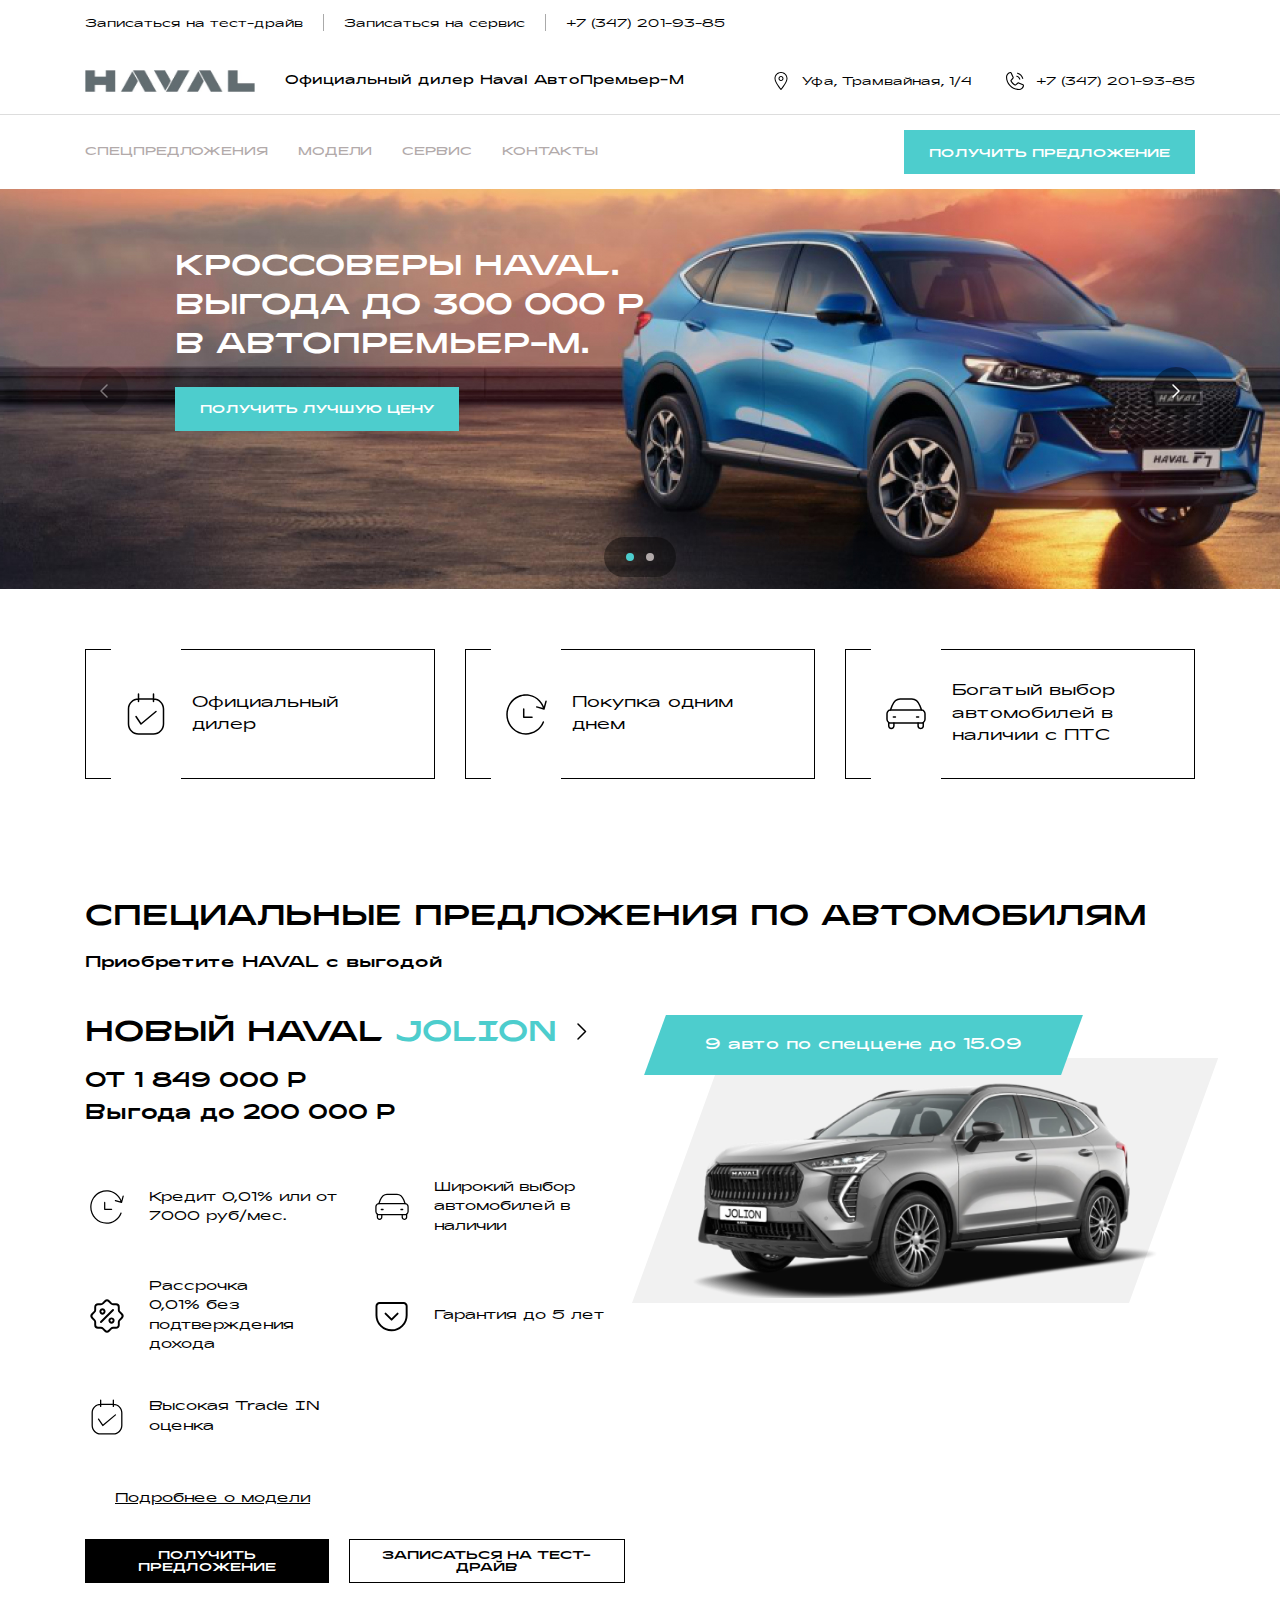
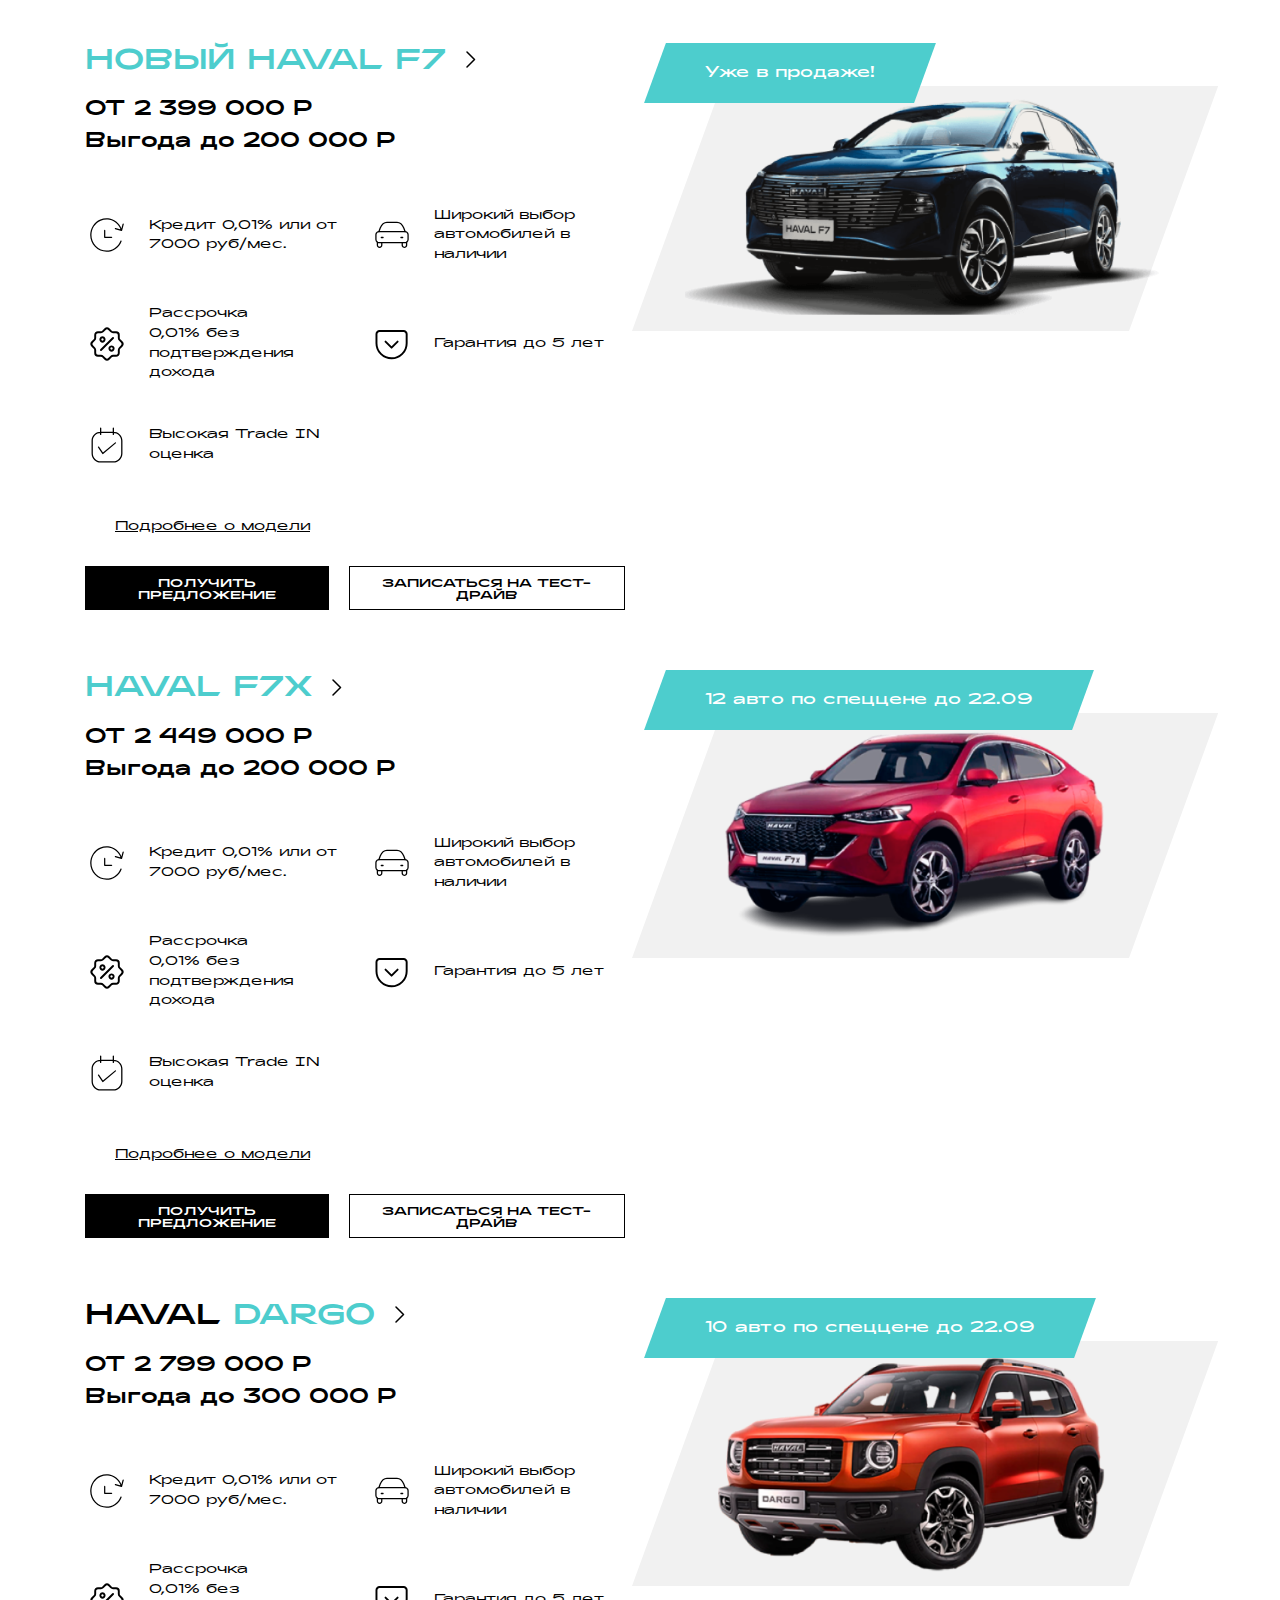
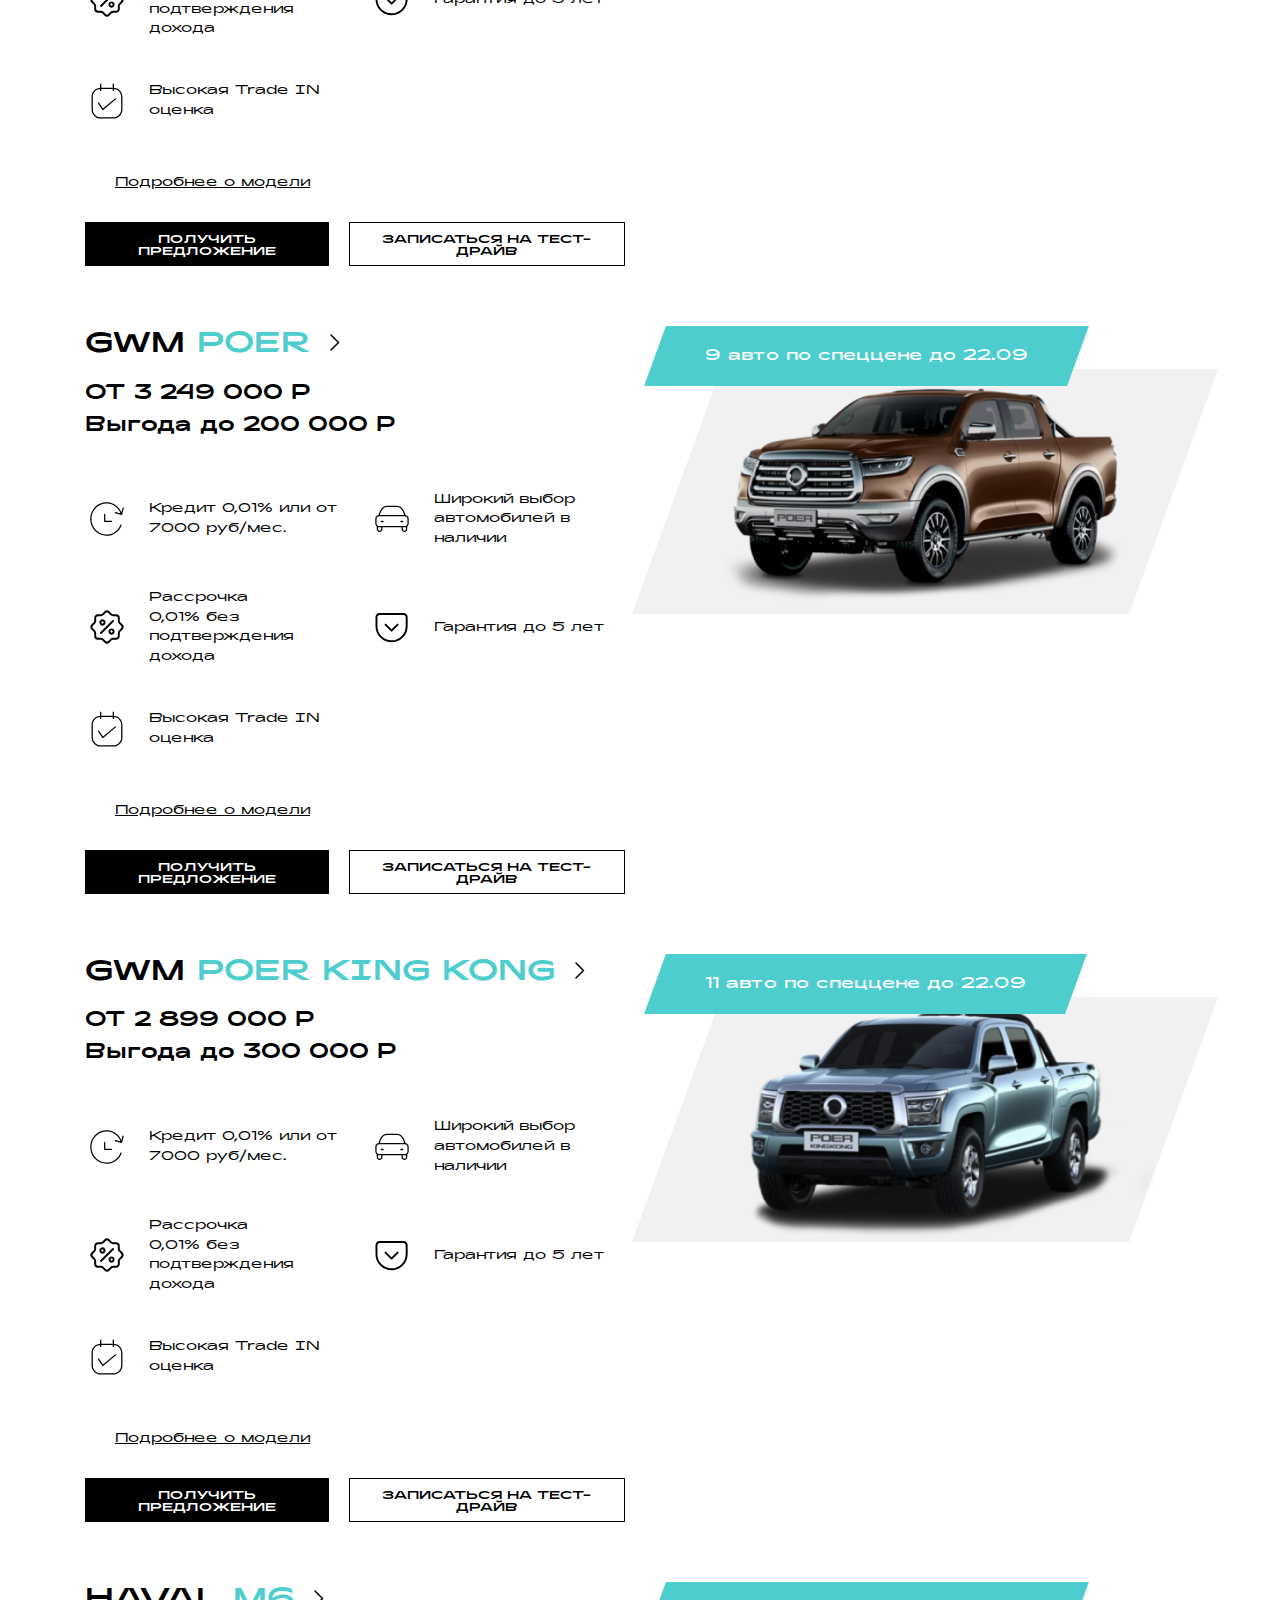
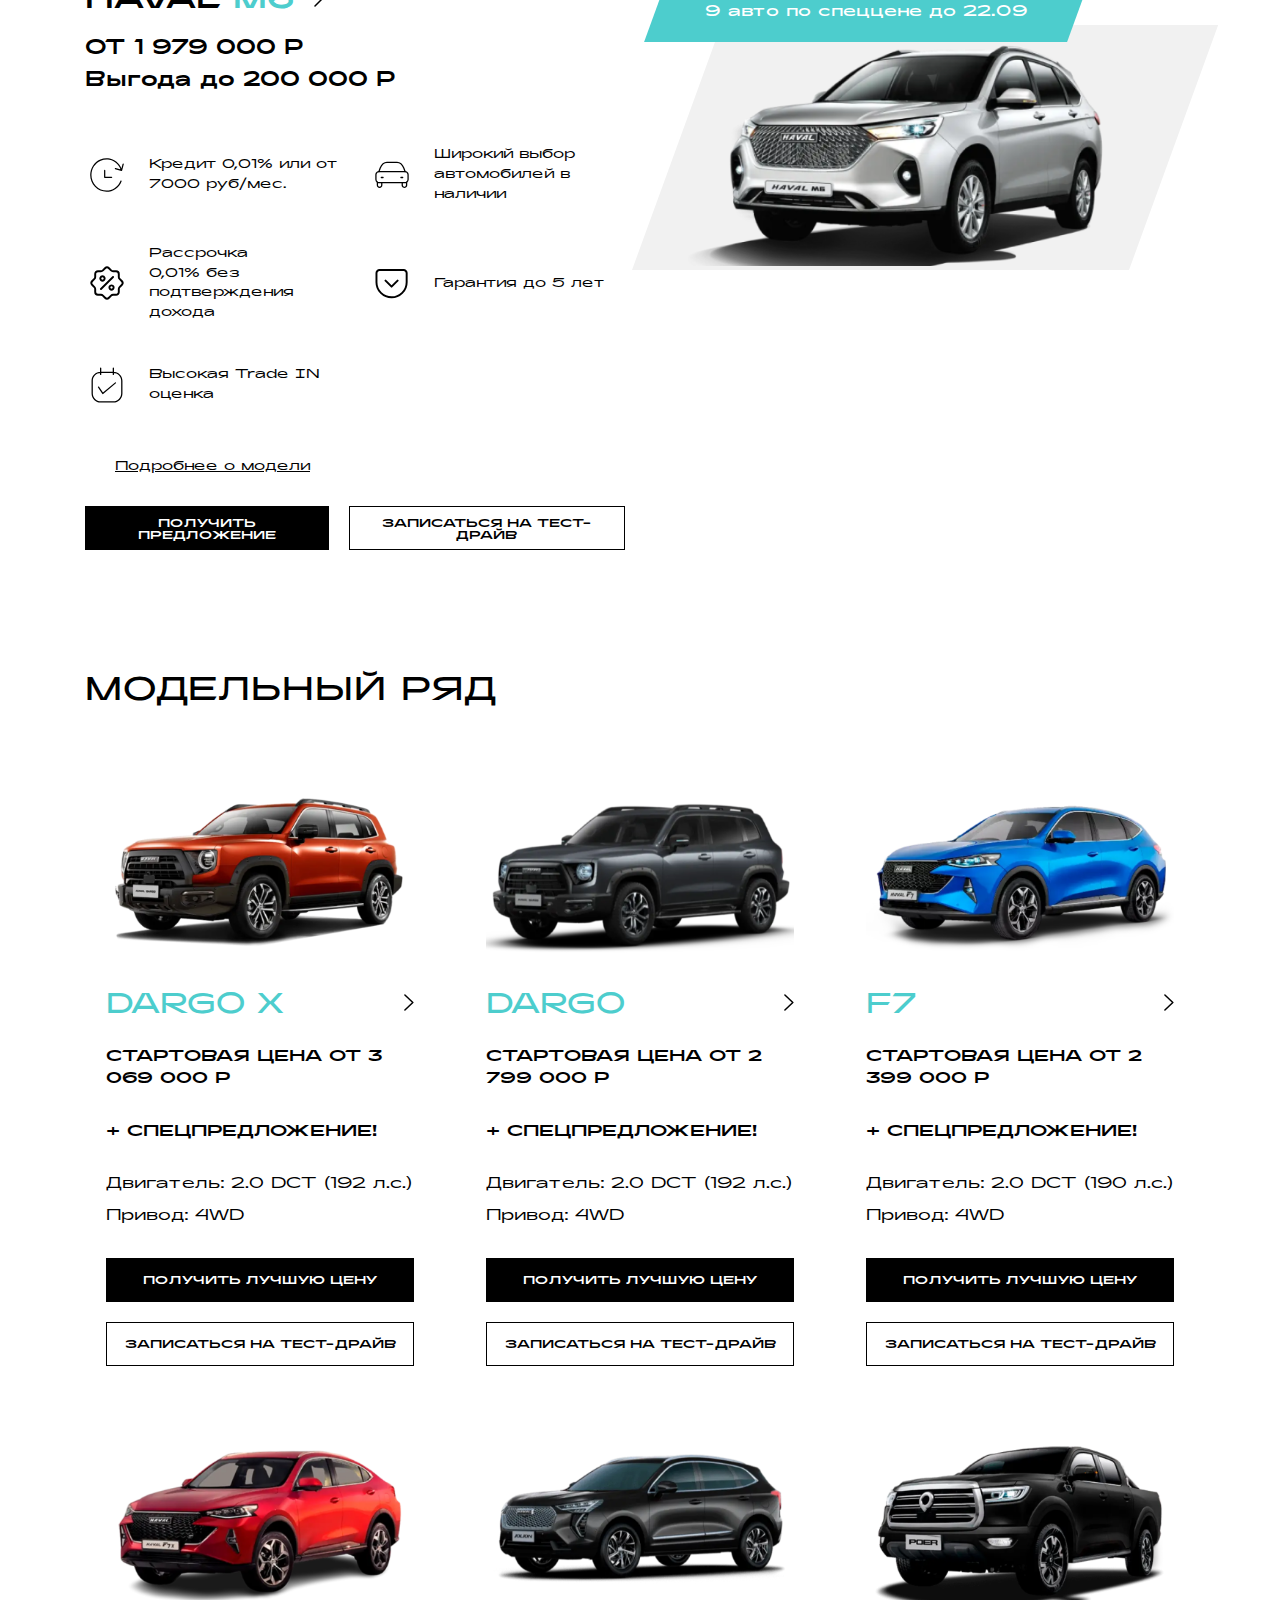
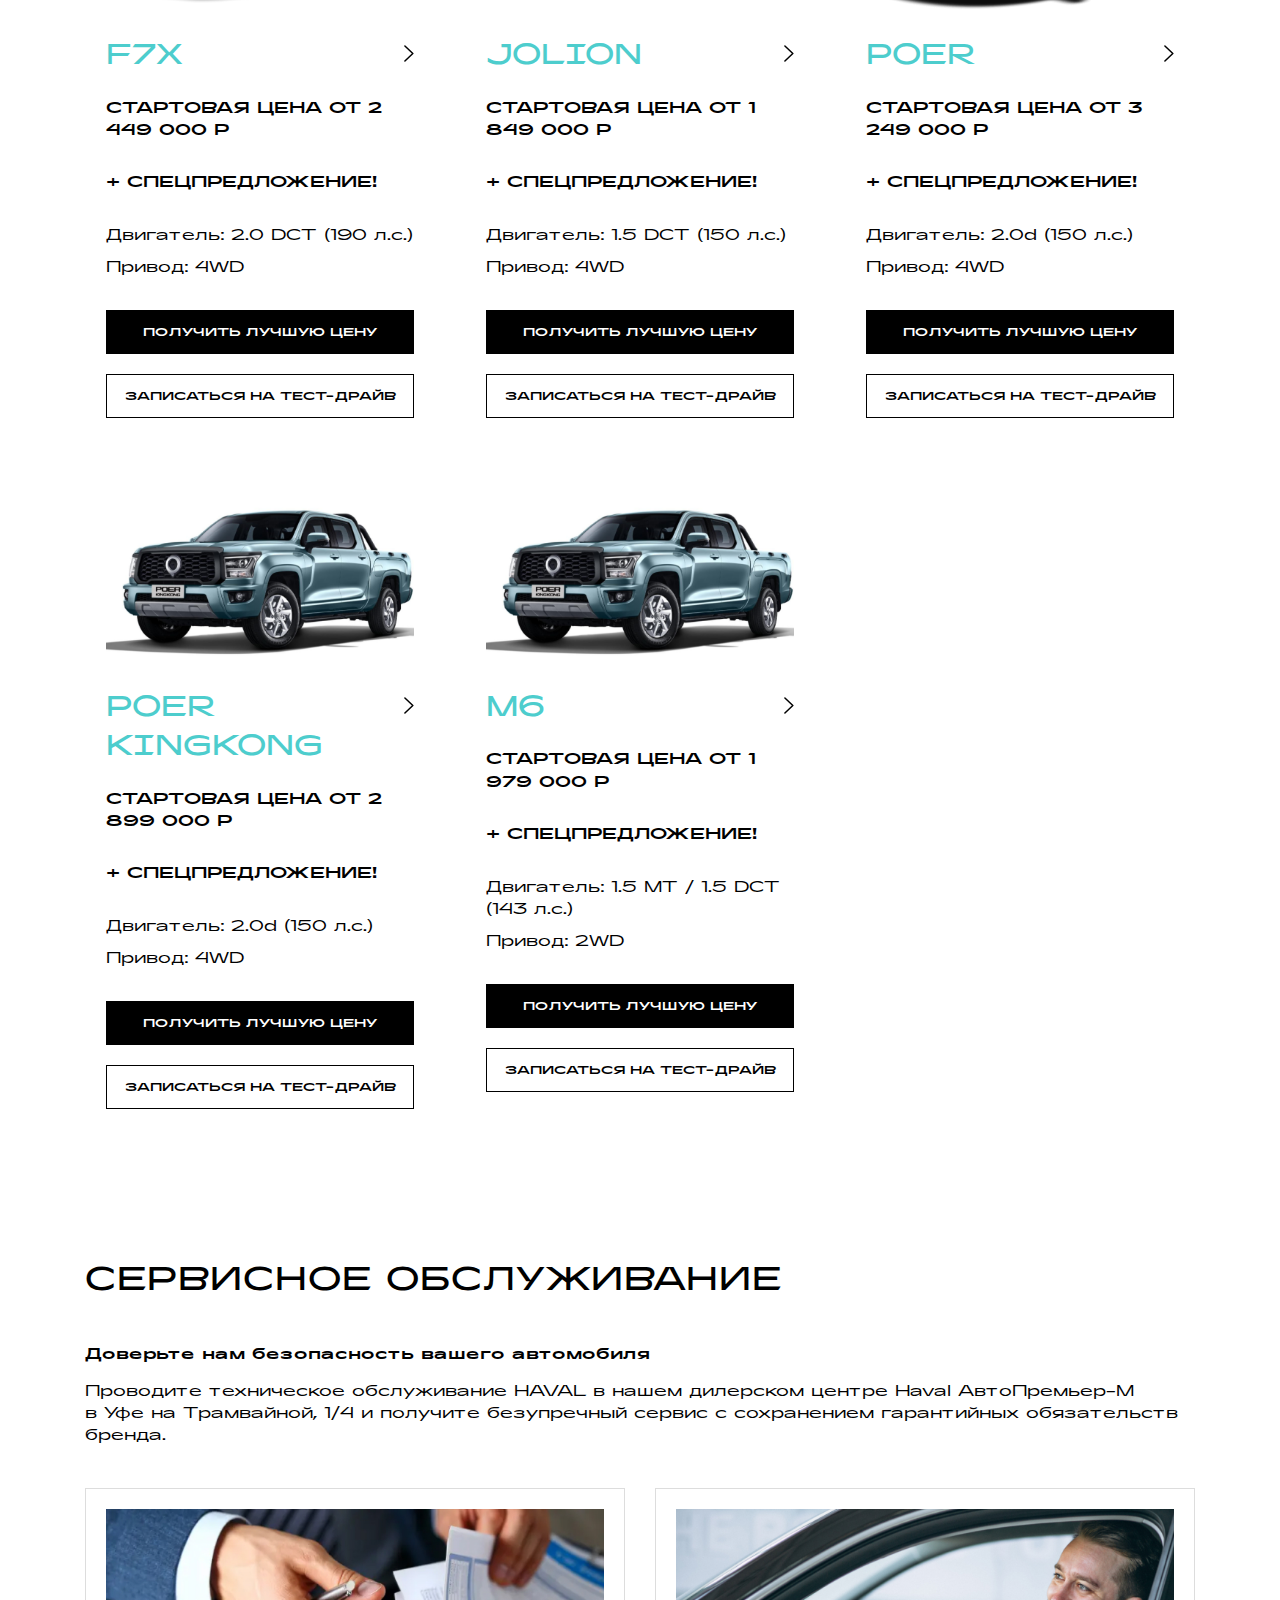
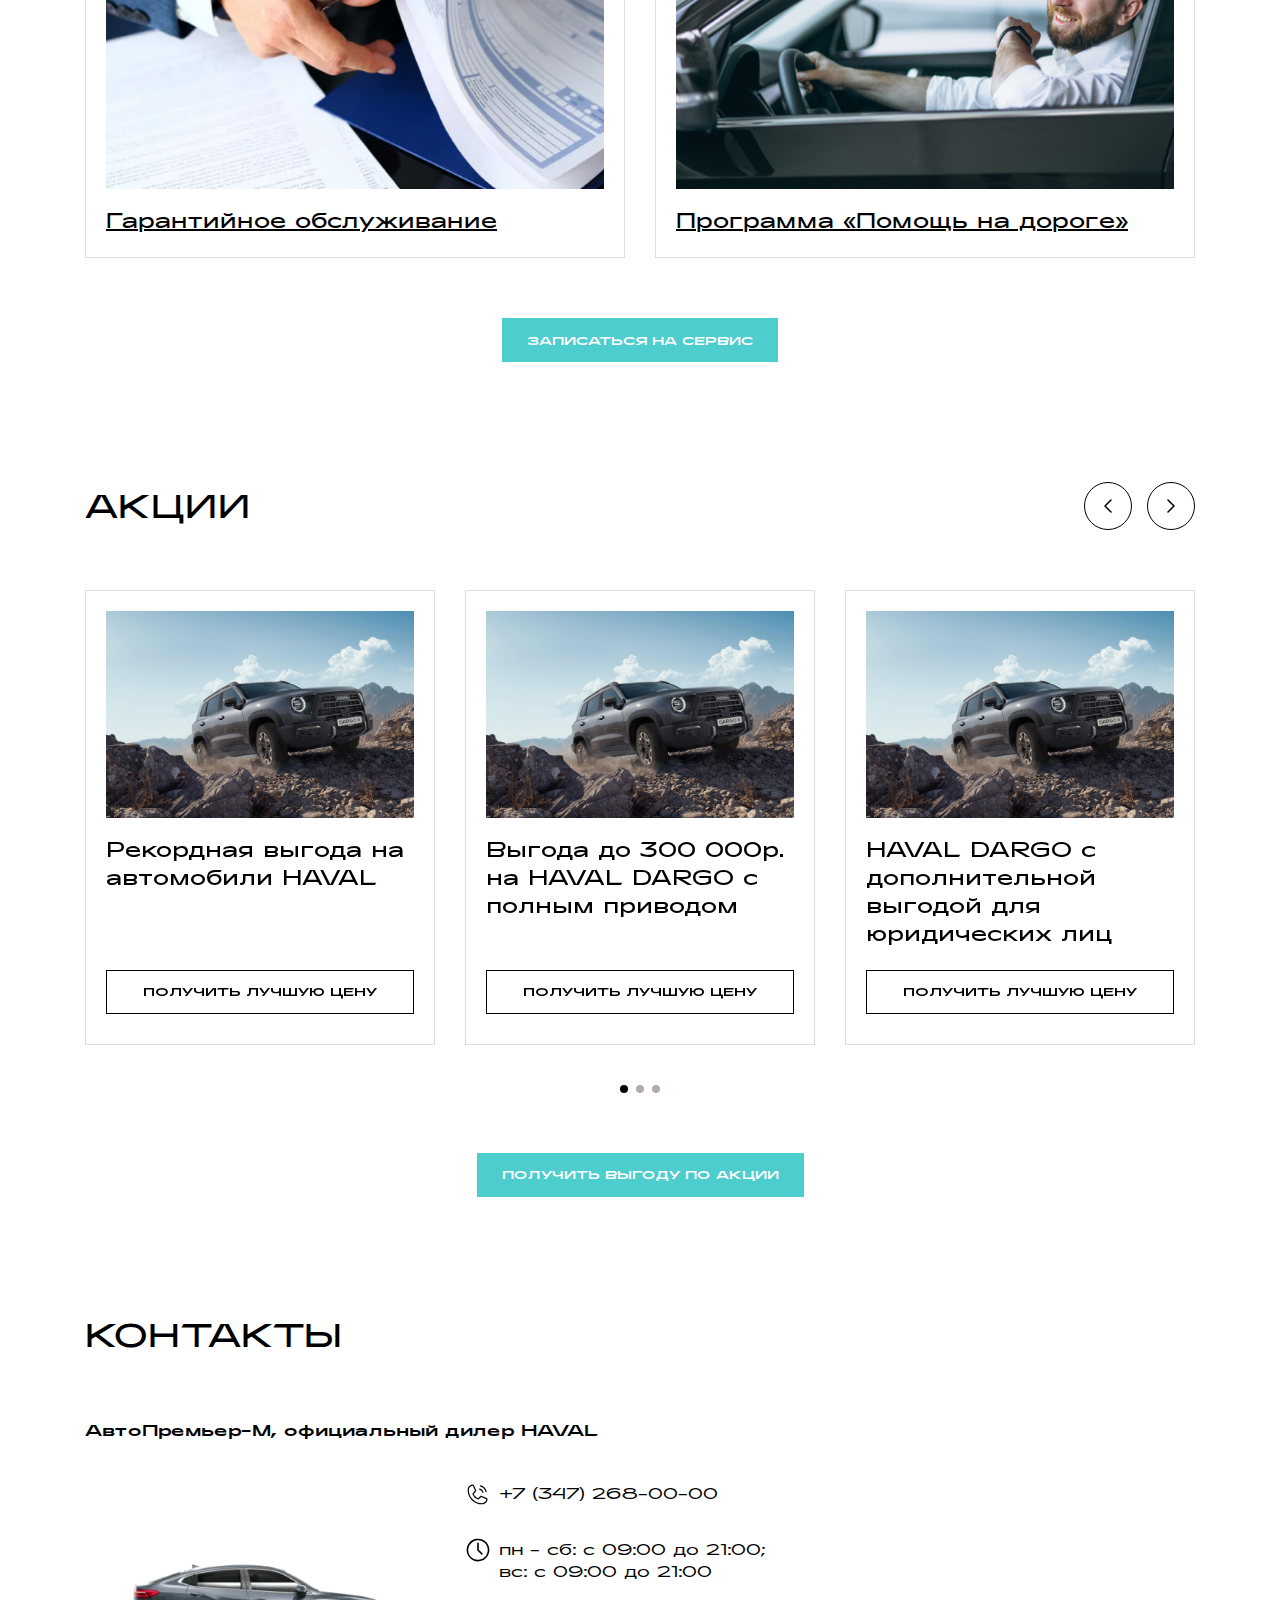
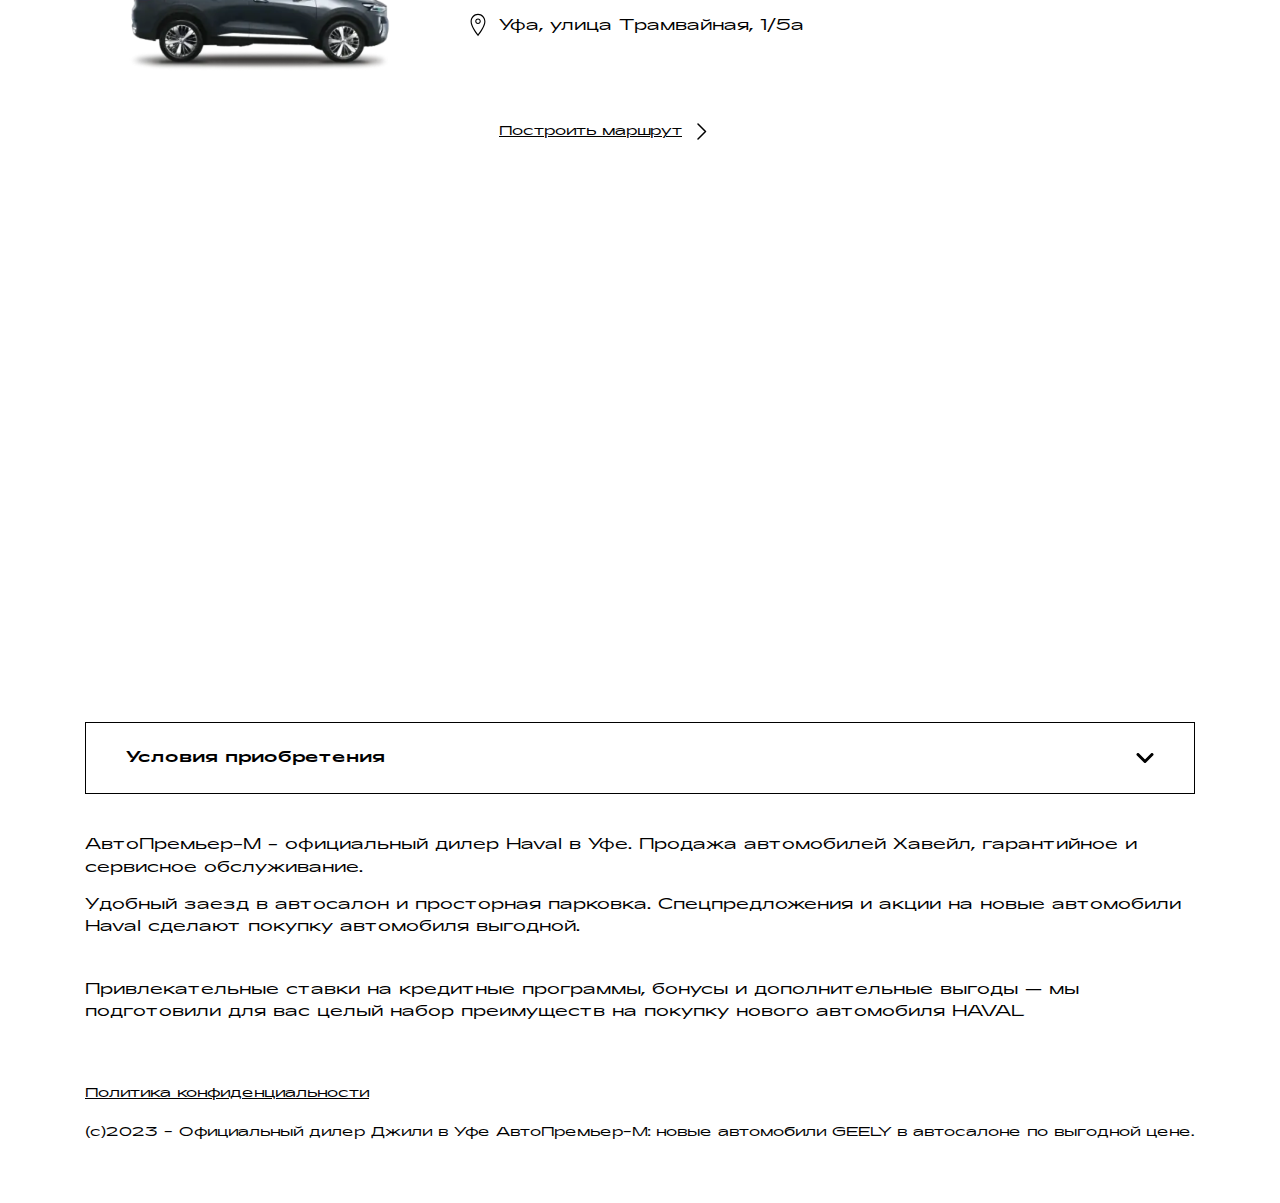
<file: index.html>
<!DOCTYPE html>
<html lang="ru">
<head>
  <meta charset="utf-8">
  <title>Default</title>
  <meta name="description" content="">
  <meta http-equiv="X-UA-Compatible" content="IE=edge">
  <meta name="viewport" content="width=device-width, initial-scale=1.0">
  <!-- <link rel="shortcut icon" type="image/x-icon" href="favicon.ico"> -->

  <!-- Fonts -->
  <link rel="stylesheet" href="fonts/stylesheet.css">
  <!-- Fonts END -->

  <!-- Libs -->
  <link rel="stylesheet" href="libs/bootstrap/bootstrap-grid.min.css">
  <link rel="stylesheet" href="libs/swiper/swiper.min.css">
  <!-- Libs END -->

  <link rel="stylesheet" href="css/reset.css">
  <link rel="stylesheet" href="css/main.css">
  <link rel="stylesheet" href="css/media.css">
</head>
<body>
  <div class="wrapper fx-column">
    
    <!-- Header -->

    <header class="header speed">
      <div class="container header__body d-flex justify-content-between align-items-center">
        <div class="logo d-flex align-items-center">
          <img src="img/logo.png" alt="Logo">
          <span class="logo__text"><span>Официальный дилер Haval</span> АвтоПремьер-М</span>
        </div>
        <div class="cont d-flex" itemscope itemtype="https://schema.org/Organization">
          <a href="#" class="cont__item d-flex align-items-center" itemprop="address" itemscope itemtype="https://schema.org/PostalAddress"><i class="i-point"></i><span itemprop="streetAddress">Уфа, Трамвайная, 1/4</span></a>
          <a href="tel:+73472019385" class="cont__item d-flex align-items-center"><i class="i-phone"></i><span itemprop="telephone">+7 (347) 201-93-85</span></a>
        </div>
        <button class="navbar-toggle d-lg-none">
          <span class="icon-bar speed"></span>
          <span class="icon-bar speed"></span>
          <span class="icon-bar speed"></span>
        </button>
      </div>
      <nav class="nav">
        <div class="container nav__head">
          <ul class="nav__head-list d-lg-flex">
            <li><a href="#" class="open-modal-feedback">Записаться на тест-драйв</a></li>
            <li><a href="#" class="open-modal-feedback">Записаться на сервис</a></li>
            <li><a href="tel:+73472019385">+7 (347) 201-93-85</a></li>
          </ul>
        </div>
        <div class="container nav__body d-lg-flex justify-content-between align-items-center">
          <ul class="nav__list d-lg-flex anchor-link">
            <li><a href="#offers">Спецпредложения</a></li>
            <li><a href="#models">модели</a></li>
            <li><a href="#service">Сервис</a></li>
            <li><a href="#contacts">Контакты</a></li>
          </ul>
          <div class="nav__btn"><a href="#" class="btn btn--primary flex-center open-modal-feedback">получить предложение</a></div>
        </div>
      </nav>
    </header>
    
    <!-- Main -->

    <main class="main">
      
      <!-- Hero -->

      <div class="swiper-container hero">
        <div class="swiper-wrapper">

          <!-- Item -->

          <div class="swiper-slide hero__item">
            <div class="hero__bg">
              <div class="hero__bg-item d-none d-lg-block" style="background: url(img/hero/1.jpg) center/cover no-repeat;"></div>
              <div class="hero__bg-item d-lg-none" style="background: url(img/hero/1.1.jpg) center/cover no-repeat;"></div>
            </div>
            <div class="container">
              <div class="hero__box">
                <p class="hero__title">кроссоверы haval. выгода до 300 000 р в автопремьер-м.</p>
                <div class="hero__btn fx"><a href="#" class="btn btn--primary flex-center open-modal-feedback">получить лучшую цену</a></div>
              </div>
            </div>
          </div>

          <!-- Item -->

          <div class="swiper-slide hero__item">
            <div class="hero__bg">
              <div class="hero__bg-item d-none d-lg-block" style="background: url(img/hero/1.jpg) center/cover no-repeat;"></div>
              <div class="hero__bg-item d-lg-none" style="background: url(img/hero/1.1.jpg) center/cover no-repeat;"></div>
            </div>
            <div class="container">
              <div class="hero__box">
                <p class="hero__title">кроссоверы haval. выгода до 300 000 р в автопремьер-м.</p>
                <div class="hero__btn fx"><a href="#" class="btn btn--primary flex-center open-modal-feedback">получить лучшую цену</a></div>
              </div>
            </div>
          </div>

        </div>
        <div class="container hero__controls">
          <div class="swiper-pagination swiper-pagination--green flex-center"></div>
          <button class="swiper-button swiper-button--white swiper-button-next flex-center">
            <svg width="8" height="14" viewBox="0 0 8 14" fill="none" xmlns="http://www.w3.org/2000/svg">
              <path d="M1 13L7 7L1 1" stroke="white" stroke-width="1.5" stroke-linecap="round" stroke-linejoin="round"/>
            </svg>
          </button>
          <button class="swiper-button swiper-button--white swiper-button-prev flex-center">
            <svg width="8" height="14" viewBox="0 0 8 14" fill="none" xmlns="http://www.w3.org/2000/svg">
              <path d="M7 1L1 7L7 13" stroke="white" stroke-width="1.5" stroke-linecap="round" stroke-linejoin="round"/>
            </svg>
          </button>
        </div>
      </div>

      <!-- Vantage -->

      <div class="vantage">
        <div class="container">
          <div class="row">
            <div class="col-12 col-md-4">
              <div class="vantage__item d-flex align-items-center">
                <span class="vantage__icon flex-center">
                  <svg xmlns="http://www.w3.org/2000/svg" width="52" height="52" viewBox="0 0 52 52" fill="none">
                    <path d="M18.5 11.75C18.9142 11.75 19.25 11.4142 19.25 11C19.25 10.5858 18.9142 10.25 18.5 10.25V11.75ZM33.5 10.25C33.0858 10.25 32.75 10.5858 32.75 11C32.75 11.4142 33.0858 11.75 33.5 11.75V10.25ZM18.5 10.25C18.0858 10.25 17.75 10.5858 17.75 11C17.75 11.4142 18.0858 11.75 18.5 11.75V10.25ZM33.5 11.75C33.9142 11.75 34.25 11.4142 34.25 11C34.25 10.5858 33.9142 10.25 33.5 10.25V11.75ZM19.25 11C19.25 10.5858 18.9142 10.25 18.5 10.25C18.0858 10.25 17.75 10.5858 17.75 11H19.25ZM17.75 13.5C17.75 13.9142 18.0858 14.25 18.5 14.25C18.9142 14.25 19.25 13.9142 19.25 13.5H17.75ZM17.75 11C17.75 11.4142 18.0858 11.75 18.5 11.75C18.9142 11.75 19.25 11.4142 19.25 11H17.75ZM19.25 6C19.25 5.58579 18.9142 5.25 18.5 5.25C18.0858 5.25 17.75 5.58579 17.75 6H19.25ZM34.25 11C34.25 10.5858 33.9142 10.25 33.5 10.25C33.0858 10.25 32.75 10.5858 32.75 11H34.25ZM32.75 13.5C32.75 13.9142 33.0858 14.25 33.5 14.25C33.9142 14.25 34.25 13.9142 34.25 13.5H32.75ZM32.75 11C32.75 11.4142 33.0858 11.75 33.5 11.75C33.9142 11.75 34.25 11.4142 34.25 11H32.75ZM34.25 6C34.25 5.58579 33.9142 5.25 33.5 5.25C33.0858 5.25 32.75 5.58579 32.75 6H34.25ZM18.5 10.25C12.5629 10.25 7.75 15.0629 7.75 21H9.25C9.25 15.8914 13.3914 11.75 18.5 11.75V10.25ZM7.75 21V36H9.25V21H7.75ZM7.75 36C7.75 41.9371 12.5629 46.75 18.5 46.75V45.25C13.3914 45.25 9.25 41.1086 9.25 36H7.75ZM18.5 46.75H33.5V45.25H18.5V46.75ZM33.5 46.75C39.4371 46.75 44.25 41.9371 44.25 36H42.75C42.75 41.1086 38.6086 45.25 33.5 45.25V46.75ZM44.25 36V21H42.75V36H44.25ZM44.25 21C44.25 15.0629 39.4371 10.25 33.5 10.25V11.75C38.6086 11.75 42.75 15.8914 42.75 21H44.25ZM18.5 11.75L33.5 11.75V10.25L18.5 10.25V11.75ZM17.75 11V13.5H19.25V11H17.75ZM19.25 11V6H17.75V11H19.25ZM32.75 11V13.5H34.25V11H32.75ZM34.25 11V6H32.75V11H34.25Z" fill="black"></path>
                    <path d="M16 28.5L21 36L36 23.5" stroke="black" stroke-width="1.5" stroke-linecap="round" stroke-linejoin="round"></path>
                  </svg>
                </span>
                Официальный дилер
              </div>
            </div>
            <div class="col-12 col-md-4">
              <div class="vantage__item d-flex align-items-center">
                <span class="vantage__icon vantage__icon--size flex-center">
                  <svg xmlns="http://www.w3.org/2000/svg" width="41" height="41" viewBox="0 0 41 41" fill="none">
                    <path d="M37.3031 15.1319C37.4171 15.5301 37.8323 15.7605 38.2305 15.6465C38.6287 15.5325 38.8591 15.1173 38.7451 14.7191L37.3031 15.1319ZM33.2881 6.70714L33.8282 6.18678L33.8277 6.18618L33.2881 6.70714ZM23.5961 1.3722L23.7476 0.637669L23.7462 0.637382L23.5961 1.3722ZM12.6727 2.48655L12.3773 1.79718L12.3765 1.7975L12.6727 2.48655ZM4.18692 9.66295L3.55661 9.25649L3.5566 9.2565L4.18692 9.66295ZM6.53819 34.2873L7.08053 33.7692L7.0802 33.7689L6.53819 34.2873ZM30.4103 36.7138L30.8373 37.3303L30.8375 37.3302L30.4103 36.7138ZM38.0717 28.2383C38.2251 27.8536 38.0375 27.4173 37.6528 27.2639C37.268 27.1105 36.8317 27.298 36.6783 27.6828L38.0717 28.2383ZM37.298 14.7368C37.1938 15.1377 37.4344 15.5471 37.8353 15.6513C38.2362 15.7555 38.6456 15.515 38.7498 15.1141L37.298 14.7368ZM40.7278 7.50308C40.8319 7.10218 40.5914 6.69273 40.1905 6.58855C39.7896 6.48436 39.3802 6.72489 39.276 7.12579L40.7278 7.50308ZM37.8242 15.6485C38.2234 15.7588 38.6365 15.5246 38.7468 15.1253C38.8572 14.7261 38.6229 14.313 38.2237 14.2027L37.8242 15.6485ZM30.8439 12.1634C30.4447 12.0531 30.0316 12.2873 29.9213 12.6866C29.8109 13.0858 30.0451 13.4989 30.4444 13.6092L30.8439 12.1634ZM18.4649 14.9255C18.4649 14.5113 18.1292 14.1755 17.7149 14.1755C17.3007 14.1755 16.9649 14.5113 16.9649 14.9255H18.4649ZM17.7149 23.2831H16.9649C16.9649 23.6973 17.3007 24.0331 17.7149 24.0331V23.2831ZM26.0726 24.0331C26.4868 24.0331 26.8226 23.6973 26.8226 23.2831C26.8226 22.8689 26.4868 22.5331 26.0726 22.5331V24.0331ZM38.7451 14.7191C37.8282 11.5158 36.14 8.58623 33.8282 6.18678L32.748 7.22751C34.8896 9.45038 36.4536 12.1644 37.3031 15.1319L38.7451 14.7191ZM33.8277 6.18618C31.1028 3.36415 27.5896 1.43031 23.7476 0.63767L23.4445 2.10673C26.9907 2.83835 30.2335 4.62332 32.7486 7.2281L33.8277 6.18618ZM23.7462 0.637382C19.9269 -0.142995 15.9603 0.261653 12.3773 1.79718L12.9681 3.17591C16.2703 1.76074 19.926 1.38781 23.4459 2.10702L23.7462 0.637382ZM12.3765 1.7975C8.76043 3.35178 5.68973 5.94867 3.55661 9.25649L4.81722 10.0694C6.78871 7.01223 9.62675 4.6121 12.9688 3.17559L12.3765 1.7975ZM3.5566 9.2565C-1.63783 17.312 -0.628848 27.8788 5.99619 34.8057L7.0802 33.7689C0.934798 27.3435 -0.00113893 17.5417 4.81723 10.0694L3.5566 9.2565ZM5.99586 34.8053C12.5277 41.6434 23.0632 42.7143 30.8373 37.3303L29.9833 36.0972C22.8159 41.061 13.1026 40.0737 7.08053 33.7692L5.99586 34.8053ZM30.8375 37.3302C34.0899 35.0763 36.6061 31.914 38.0717 28.2383L36.6783 27.6828C35.322 31.0846 32.9933 34.0113 29.9831 36.0973L30.8375 37.3302ZM38.7498 15.1141L40.7278 7.50308L39.276 7.12579L37.298 14.7368L38.7498 15.1141ZM38.2237 14.2027L30.8439 12.1634L30.4444 13.6092L37.8242 15.6485L38.2237 14.2027ZM16.9649 14.9255V23.2831H18.4649V14.9255H16.9649ZM17.7149 24.0331H26.0726V22.5331H17.7149V24.0331Z" fill="black"></path>
                  </svg>
                </span>
                Покупка одним днем
              </div>
            </div>
            <div class="col-12 col-md-4">
              <div class="vantage__item d-flex align-items-center">
                <span class="vantage__icon flex-center">
                  <svg xmlns="http://www.w3.org/2000/svg" width="52" height="52" viewBox="0 0 52 52" fill="none">
                    <path fill-rule="evenodd" clip-rule="evenodd" d="M12.0795 17.785C13.7029 13.7697 15.6557 11 20.0762 11H31.9257C36.342 11 38.2968 13.7697 39.9224 17.785L41.5458 22.081C42.7554 22.0955 43.8666 22.7504 44.4654 23.8015C44.8176 24.4002 45.0021 25.0828 44.9995 25.7775V31.3169C45.0152 32.6103 44.3623 33.8203 43.2726 34.5173C42.7545 34.84 42.1562 35.0111 41.5458 35.0113H10.454C9.84355 35.0111 9.24534 34.84 8.72716 34.5173C7.63747 33.8203 6.9846 32.6103 7.00031 31.3169V25.7775C6.99803 25.0835 7.18251 24.4017 7.53441 23.8036C8.13318 22.7525 9.24439 22.0976 10.454 22.0831L12.0795 17.785Z" stroke="black" stroke-width="1.5" stroke-linecap="round" stroke-linejoin="round"></path>
                    <path d="M14.6599 35.0134C14.6599 34.5992 14.3241 34.2634 13.9099 34.2634C13.4957 34.2634 13.1599 34.5992 13.1599 35.0134H14.6599ZM13.9099 37.7852H13.1599C13.1599 37.7933 13.16 37.8013 13.1603 37.8093L13.9099 37.7852ZM11.3175 40.555L11.2914 41.3045C11.3086 41.3051 11.3258 41.3051 11.3431 41.3045L11.3175 40.555ZM8.72721 37.7831L9.47681 37.8078C9.47708 37.7996 9.47721 37.7913 9.47721 37.7831H8.72721ZM9.47721 34.5173C9.47721 34.1031 9.14143 33.7673 8.72721 33.7673C8.313 33.7673 7.97721 34.1031 7.97721 34.5173H9.47721ZM10.4541 21.3311C10.0399 21.3311 9.70409 21.6668 9.70409 22.0811C9.70409 22.4953 10.0399 22.8311 10.4541 22.8311V21.3311ZM41.5459 22.8311C41.9601 22.8311 42.2959 22.4953 42.2959 22.0811C42.2959 21.6668 41.9601 21.3311 41.5459 21.3311V22.8311ZM38.8421 35.0113C38.8421 34.5971 38.5064 34.2613 38.0921 34.2613C37.6779 34.2613 37.3421 34.5971 37.3421 35.0113H38.8421ZM38.0921 37.7831L38.8406 37.8309C38.8416 37.815 38.8421 37.7991 38.8421 37.7831H38.0921ZM39.3377 40.1692L39.7264 39.5278L39.3377 40.1692ZM42.0293 40.1692L41.6406 39.5278L42.0293 40.1692ZM43.2748 37.7831H42.5248C42.5248 37.7991 42.5253 37.815 42.5263 37.8309L43.2748 37.7831ZM44.0248 34.5173C44.0248 34.1031 43.689 33.7673 43.2748 33.7673C42.8606 33.7673 42.5248 34.1031 42.5248 34.5173H44.0248ZM13.3335 28.1941C12.9193 28.1941 12.5835 28.5298 12.5835 28.9441C12.5835 29.3583 12.9193 29.6941 13.3335 29.6941V28.1941ZM15.4446 29.6941C15.8588 29.6941 16.1946 29.3583 16.1946 28.9441C16.1946 28.5298 15.8588 28.1941 15.4446 28.1941V29.6941ZM36.5552 28.1941C36.141 28.1941 35.8052 28.5298 35.8052 28.9441C35.8052 29.3583 36.141 29.6941 36.5552 29.6941V28.1941ZM38.6663 29.6941C39.0805 29.6941 39.4163 29.3583 39.4163 28.9441C39.4163 28.5298 39.0805 28.1941 38.6663 28.1941V29.6941ZM13.1599 35.0134V37.7852H14.6599V35.0134H13.1599ZM13.1603 37.8093C13.1944 38.876 12.3586 39.769 11.2919 39.8054L11.3431 41.3045C13.2364 41.24 14.7202 39.6547 14.6595 37.7612L13.1603 37.8093ZM11.3436 39.8054C10.277 39.7682 9.44176 38.8745 9.47681 37.8078L7.97762 37.7585C7.9154 39.652 9.39795 41.2385 11.2914 41.3045L11.3436 39.8054ZM9.47721 37.7831V34.5173H7.97721V37.7831H9.47721ZM10.4541 22.8311H41.5459V21.3311H10.4541V22.8311ZM37.3421 35.0113V37.7831H38.8421V35.0113H37.3421ZM37.3437 37.7353C37.2642 38.9794 37.8828 40.1645 38.9489 40.8106L39.7264 39.5278C39.1381 39.1713 38.7968 38.5174 38.8406 37.8309L37.3437 37.7353ZM38.9489 40.8106C40.015 41.4567 41.3519 41.4567 42.418 40.8106L41.6406 39.5278C41.0523 39.8843 40.3146 39.8843 39.7264 39.5278L38.9489 40.8106ZM42.418 40.8106C43.4841 40.1645 44.1027 38.9794 44.0233 37.7353L42.5263 37.8309C42.5702 38.5174 42.2288 39.1713 41.6406 39.5278L42.418 40.8106ZM44.0248 37.7831V34.5173H42.5248V37.7831H44.0248ZM13.3335 29.6941H15.4446V28.1941H13.3335V29.6941ZM36.5552 29.6941H38.6663V28.1941H36.5552V29.6941Z" fill="black"></path>
                  </svg>
                </span>
                Богатый выбор автомобилей в наличии с ПТС
              </div>
            </div>
          </div>
        </div>
      </div>

      <!-- Offers -->

      <section class="offers" id="offers">
        <div class="container">
          <div class="title title--small">
            <h2>СПЕЦИАЛЬНЫЕ ПРЕДЛОЖЕНИЯ ПО АВТОМОБИЛЯМ</h2>
            <p class="title__sub">Приобретите HAVAL с выгодой</p>
          </div>
          <div class="offers__items">
            <div class="offers__item row" itemscope itemtype="https://schema.org/Product">
              <div class="col-12 col-xl-6">
                <div class="offers__img flex-center">
                  <span class="offers__status flex-center"><span>9 авто по спеццене до 15.09</span></span>
                  <img src="img/cars/1.png" alt="Img" itemprop="image">
                </div>
              </div>
              <div class="col-12 col-xl-6">
                <div class="offers__data">
                  <h3><span itemprop="name">новый HAVAL <span>JOLION</span></span>
                    <svg width="10" height="17" viewBox="0 0 10 17" fill="none" xmlns="http://www.w3.org/2000/svg">
                      <path d="M0.999999 16L8.5 8.5L0.999999 1" stroke="black" stroke-width="1.5" stroke-linecap="round" stroke-linejoin="round"/>
                    </svg>
                  </h3>
                  <div class="offers__price" itemprop="offers" itemscope itemtype="https://schema.org/Offer">
                    <p itemprop="price">ОТ 1 849 000 Р</p>
                    <p>Выгода до 200 000 Р</p>
                  </div>
                  <ul class="offers__info d-flex flex-wrap justify-content-between" itemprop="description">
                    <li><i class="i-clock"></i>Кредит 0,01% или от 7000 руб/мес.</li>
                    <li><i class="i-car"></i>Широкий выбор автомобилей в наличии</li>
                    <li><i class="i-credit"></i>Рассрочка 0,01% без подтверждения дохода</li>
                    <li><i class="i-guarantee"></i>Гарантия до 5 лет</li>
                    <li><i class="i-tradein"></i>Высокая Trade IN оценка</li>
                  </ul>
                  <div class="offers__more flex-center"><a href="#">Подробнее о модели</a></div>
                  <div class="offers__btns d-flex justify-content-between">
                    <a href="#" class="btn btn--second flex-center open-modal-feedback">получить предложение</a>
                    <a href="#" class="btn btn--secondBorder flex-center open-modal-feedback">записаться на тест-драйв</a>
                  </div>
                </div>
              </div>
            </div>
            <div class="offers__item row" itemscope itemtype="https://schema.org/Product">
              <div class="col-12 col-xl-6">
                <div class="offers__img flex-center">
                  <span class="offers__status flex-center"><span>Уже в продаже!</span></span>
                  <img src="img/cars/2.png" alt="Img" itemprop="image">
                </div>
              </div>
              <div class="col-12 col-xl-6">
                <div class="offers__data">
                  <h3><span itemprop="name"><span>новый HAVAL F7 </span></span>
                    <svg width="10" height="17" viewBox="0 0 10 17" fill="none" xmlns="http://www.w3.org/2000/svg">
                      <path d="M0.999999 16L8.5 8.5L0.999999 1" stroke="black" stroke-width="1.5" stroke-linecap="round" stroke-linejoin="round"/>
                    </svg>
                  </h3>
                  <div class="offers__price" itemprop="offers" itemscope itemtype="https://schema.org/Offer">
                    <p itemprop="price">ОТ 2 399 000 Р</p>
                    <p>Выгода до 200 000 Р</p>
                  </div>
                  <ul class="offers__info d-flex flex-wrap justify-content-between" itemprop="description">
                    <li><i class="i-clock"></i>Кредит 0,01% или от 7000 руб/мес.</li>
                    <li><i class="i-car"></i>Широкий выбор автомобилей в наличии</li>
                    <li><i class="i-credit"></i>Рассрочка 0,01% без подтверждения дохода</li>
                    <li><i class="i-guarantee"></i>Гарантия до 5 лет</li>
                    <li><i class="i-tradein"></i>Высокая Trade IN оценка</li>
                  </ul>
                  <div class="offers__more flex-center"><a href="#">Подробнее о модели</a></div>
                  <div class="offers__btns d-flex justify-content-between">
                    <a href="#" class="btn btn--second flex-center open-modal-feedback">получить предложение</a>
                    <a href="#" class="btn btn--secondBorder flex-center open-modal-feedback">записаться на тест-драйв</a>
                  </div>
                </div>
              </div>
            </div>
            <div class="offers__item row" itemscope itemtype="https://schema.org/Product">
              <div class="col-12 col-xl-6">
                <div class="offers__img flex-center">
                  <span class="offers__status flex-center"><span>12 авто по спеццене до 22.09</span></span>
                  <img src="img/cars/3.png" alt="Img" itemprop="image">
                </div>
              </div>
              <div class="col-12 col-xl-6">
                <div class="offers__data">
                  <h3><span itemprop="name"><span>HAVAL F7X</span></span>
                    <svg width="10" height="17" viewBox="0 0 10 17" fill="none" xmlns="http://www.w3.org/2000/svg">
                      <path d="M0.999999 16L8.5 8.5L0.999999 1" stroke="black" stroke-width="1.5" stroke-linecap="round" stroke-linejoin="round"/>
                    </svg>
                  </h3>
                  <div class="offers__price" itemprop="offers" itemscope itemtype="https://schema.org/Offer">
                    <p itemprop="price">ОТ 2 449 000 Р</p>
                    <p>Выгода до 200 000 Р</p>
                  </div>
                  <ul class="offers__info d-flex flex-wrap justify-content-between" itemprop="description">
                    <li><i class="i-clock"></i>Кредит 0,01% или от 7000 руб/мес.</li>
                    <li><i class="i-car"></i>Широкий выбор автомобилей в наличии</li>
                    <li><i class="i-credit"></i>Рассрочка 0,01% без подтверждения дохода</li>
                    <li><i class="i-guarantee"></i>Гарантия до 5 лет</li>
                    <li><i class="i-tradein"></i>Высокая Trade IN оценка</li>
                  </ul>
                  <div class="offers__more flex-center"><a href="#">Подробнее о модели</a></div>
                  <div class="offers__btns d-flex justify-content-between">
                    <a href="#" class="btn btn--second flex-center open-modal-feedback">получить предложение</a>
                    <a href="#" class="btn btn--secondBorder flex-center open-modal-feedback">записаться на тест-драйв</a>
                  </div>
                </div>
              </div>
            </div>
            <div class="offers__item row" itemscope itemtype="https://schema.org/Product">
              <div class="col-12 col-xl-6">
                <div class="offers__img flex-center">
                  <span class="offers__status flex-center"><span>10 авто по спеццене до 22.09</span></span>
                  <img src="img/cars/4.png" alt="Img" itemprop="image">
                </div>
              </div>
              <div class="col-12 col-xl-6">
                <div class="offers__data">
                  <h3><span itemprop="name">HAVAL <span>DARGO</span></span>
                    <svg width="10" height="17" viewBox="0 0 10 17" fill="none" xmlns="http://www.w3.org/2000/svg">
                      <path d="M0.999999 16L8.5 8.5L0.999999 1" stroke="black" stroke-width="1.5" stroke-linecap="round" stroke-linejoin="round"/>
                    </svg>
                  </h3>
                  <div class="offers__price" itemprop="offers" itemscope itemtype="https://schema.org/Offer">
                    <p itemprop="price">ОТ 2 799 000 Р</p>
                    <p>Выгода до 300 000 Р</p>
                  </div>
                  <ul class="offers__info d-flex flex-wrap justify-content-between" itemprop="description">
                    <li><i class="i-clock"></i>Кредит 0,01% или от 7000 руб/мес.</li>
                    <li><i class="i-car"></i>Широкий выбор автомобилей в наличии</li>
                    <li><i class="i-credit"></i>Рассрочка 0,01% без подтверждения дохода</li>
                    <li><i class="i-guarantee"></i>Гарантия до 5 лет</li>
                    <li><i class="i-tradein"></i>Высокая Trade IN оценка</li>
                  </ul>
                  <div class="offers__more flex-center"><a href="#">Подробнее о модели</a></div>
                  <div class="offers__btns d-flex justify-content-between">
                    <a href="#" class="btn btn--second flex-center open-modal-feedback">получить предложение</a>
                    <a href="#" class="btn btn--secondBorder flex-center open-modal-feedback">записаться на тест-драйв</a>
                  </div>
                </div>
              </div>
            </div>
            <div class="offers__item row" itemscope itemtype="https://schema.org/Product">
              <div class="col-12 col-xl-6">
                <div class="offers__img flex-center">
                  <span class="offers__status flex-center"><span>9 авто по спеццене до 22.09</span></span>
                  <img src="img/cars/5.png" alt="Img" itemprop="image">
                </div>
              </div>
              <div class="col-12 col-xl-6">
                <div class="offers__data">
                  <h3><span itemprop="name">GWM <span>POER</span></span>
                    <svg width="10" height="17" viewBox="0 0 10 17" fill="none" xmlns="http://www.w3.org/2000/svg">
                      <path d="M0.999999 16L8.5 8.5L0.999999 1" stroke="black" stroke-width="1.5" stroke-linecap="round" stroke-linejoin="round"/>
                    </svg>
                  </h3>
                  <div class="offers__price" itemprop="offers" itemscope itemtype="https://schema.org/Offer">
                    <p itemprop="price">ОТ 3 249 000 Р</p>
                    <p>Выгода до 200 000 Р</p>
                  </div>
                  <ul class="offers__info d-flex flex-wrap justify-content-between" itemprop="description">
                    <li><i class="i-clock"></i>Кредит 0,01% или от 7000 руб/мес.</li>
                    <li><i class="i-car"></i>Широкий выбор автомобилей в наличии</li>
                    <li><i class="i-credit"></i>Рассрочка 0,01% без подтверждения дохода</li>
                    <li><i class="i-guarantee"></i>Гарантия до 5 лет</li>
                    <li><i class="i-tradein"></i>Высокая Trade IN оценка</li>
                  </ul>
                  <div class="offers__more flex-center"><a href="#">Подробнее о модели</a></div>
                  <div class="offers__btns d-flex justify-content-between">
                    <a href="#" class="btn btn--second flex-center open-modal-feedback">получить предложение</a>
                    <a href="#" class="btn btn--secondBorder flex-center open-modal-feedback">записаться на тест-драйв</a>
                  </div>
                </div>
              </div>
            </div>
            <div class="offers__item row" itemscope itemtype="https://schema.org/Product">
              <div class="col-12 col-xl-6">
                <div class="offers__img flex-center">
                  <span class="offers__status flex-center"><span>11 авто по спеццене до 22.09</span></span>
                  <img src="img/cars/6.png" alt="Img" itemprop="image">
                </div>
              </div>
              <div class="col-12 col-xl-6">
                <div class="offers__data">
                  <h3><span itemprop="name">GWM <span>POER King Kong</span></span>
                    <svg width="10" height="17" viewBox="0 0 10 17" fill="none" xmlns="http://www.w3.org/2000/svg">
                      <path d="M0.999999 16L8.5 8.5L0.999999 1" stroke="black" stroke-width="1.5" stroke-linecap="round" stroke-linejoin="round"/>
                    </svg>
                  </h3>
                  <div class="offers__price" itemprop="offers" itemscope itemtype="https://schema.org/Offer">
                    <p itemprop="price">ОТ 2 899 000 Р</p>
                    <p>Выгода до 300 000 Р</p>
                  </div>
                  <ul class="offers__info d-flex flex-wrap justify-content-between" itemprop="description">
                    <li><i class="i-clock"></i>Кредит 0,01% или от 7000 руб/мес.</li>
                    <li><i class="i-car"></i>Широкий выбор автомобилей в наличии</li>
                    <li><i class="i-credit"></i>Рассрочка 0,01% без подтверждения дохода</li>
                    <li><i class="i-guarantee"></i>Гарантия до 5 лет</li>
                    <li><i class="i-tradein"></i>Высокая Trade IN оценка</li>
                  </ul>
                  <div class="offers__more flex-center"><a href="#">Подробнее о модели</a></div>
                  <div class="offers__btns d-flex justify-content-between">
                    <a href="#" class="btn btn--second flex-center open-modal-feedback">получить предложение</a>
                    <a href="#" class="btn btn--secondBorder flex-center open-modal-feedback">записаться на тест-драйв</a>
                  </div>
                </div>
              </div>
            </div>
            <div class="offers__item row" itemscope itemtype="https://schema.org/Product">
              <div class="col-12 col-xl-6">
                <div class="offers__img flex-center">
                  <span class="offers__status flex-center"><span>9 авто по спеццене до 22.09</span></span>
                  <img src="img/cars/7.png" alt="Img" itemprop="image">
                </div>
              </div>
              <div class="col-12 col-xl-6">
                <div class="offers__data">
                  <h3><span itemprop="name">HAVAL <span>M6</span></span>
                    <svg width="10" height="17" viewBox="0 0 10 17" fill="none" xmlns="http://www.w3.org/2000/svg">
                      <path d="M0.999999 16L8.5 8.5L0.999999 1" stroke="black" stroke-width="1.5" stroke-linecap="round" stroke-linejoin="round"/>
                    </svg>
                  </h3>
                  <div class="offers__price" itemprop="offers" itemscope itemtype="https://schema.org/Offer">
                    <p itemprop="price">ОТ 1 979 000 Р</p>
                    <p>Выгода до 200 000 Р</p>
                  </div>
                  <ul class="offers__info d-flex flex-wrap justify-content-between" itemprop="description">
                    <li><i class="i-clock"></i>Кредит 0,01% или от 7000 руб/мес.</li>
                    <li><i class="i-car"></i>Широкий выбор автомобилей в наличии</li>
                    <li><i class="i-credit"></i>Рассрочка 0,01% без подтверждения дохода</li>
                    <li><i class="i-guarantee"></i>Гарантия до 5 лет</li>
                    <li><i class="i-tradein"></i>Высокая Trade IN оценка</li>
                  </ul>
                  <div class="offers__more flex-center"><a href="#">Подробнее о модели</a></div>
                  <div class="offers__btns d-flex justify-content-between">
                    <a href="#" class="btn btn--second flex-center open-modal-feedback">получить предложение</a>
                    <a href="#" class="btn btn--secondBorder flex-center open-modal-feedback">записаться на тест-драйв</a>
                  </div>
                </div>
              </div>
            </div>
          </div>
        </div>
      </section>

      <!-- Models -->

      <section class="models" id="models">
        <div class="container">
          <div class="title">
            <h2>модельный ряд</h2>
          </div>
          <div class="row">
            <div class="col-12 col-md-6 col-xl-4" itemscope itemtype="https://schema.org/Product">
              <div class="models__item speed">
                <a href="#" class="models__img flex-center"><img src="img/models/1.png" alt="Img" itemprop="image"></a>
                <h3 class="models__name"><a href="#" itemprop="name">DARGO X
                  <svg width="10" height="17" viewBox="0 0 10 17" fill="none" xmlns="http://www.w3.org/2000/svg">
                    <path d="M0.91892 16L8.82433 8.5L0.91892 1" stroke="black" stroke-width="1.5" stroke-linecap="round" stroke-linejoin="round"/>
                  </svg>
                </a></h3>
                <div class="models__info" itemprop="offers" itemscope itemtype="https://schema.org/Offer">
                  <p itemprop="price">СТАРТОВАЯ ЦЕНА <br>ОТ 3 069 000 Р</p>
                  <p>+ СПЕЦПРЕДЛОЖЕНИЕ!</p>
                </div>
                <div class="models__desc" itemprop="description">
                  <p>Двигатель: 2.0 DCT (192 л.с.)</p>
                  <p>Привод: 4WD</p>
                </div>
                <div class="models__btns">
                  <a href="#" class="btn btn--second flex-center open-modal-feedback">получить лучшую цену</a>
                  <a href="#" class="btn btn--secondBorder flex-center open-modal-feedback">записаться на тест-драйв</a>
                </div>
              </div>
            </div>
            <div class="col-12 col-md-6 col-xl-4" itemscope itemtype="https://schema.org/Product">
              <div class="models__item speed">
                <a href="#" class="models__img flex-center"><img src="img/models/2.png" alt="Img" itemprop="image"></a>
                <h3 class="models__name"><a href="#" itemprop="name">DARGO
                  <svg width="10" height="17" viewBox="0 0 10 17" fill="none" xmlns="http://www.w3.org/2000/svg">
                    <path d="M0.91892 16L8.82433 8.5L0.91892 1" stroke="black" stroke-width="1.5" stroke-linecap="round" stroke-linejoin="round"/>
                  </svg>
                </a></h3>
                <div class="models__info" itemprop="offers" itemscope itemtype="https://schema.org/Offer">
                  <p itemprop="price">СТАРТОВАЯ ЦЕНА <br>ОТ 2 799 000 Р</p>
                  <p>+ СПЕЦПРЕДЛОЖЕНИЕ!</p>
                </div>
                <div class="models__desc" itemprop="description">
                  <p>Двигатель: 2.0 DCT (192 л.с.)</p>
                  <p>Привод: 4WD</p>
                </div>
                <div class="models__btns">
                  <a href="#" class="btn btn--second flex-center open-modal-feedback">получить лучшую цену</a>
                  <a href="#" class="btn btn--secondBorder flex-center open-modal-feedback">записаться на тест-драйв</a>
                </div>
              </div>
            </div>
            <div class="col-12 col-md-6 col-xl-4" itemscope itemtype="https://schema.org/Product">
              <div class="models__item speed">
                <a href="#" class="models__img flex-center"><img src="img/models/3.png" alt="Img" itemprop="image"></a>
                <h3 class="models__name"><a href="#" itemprop="name">F7
                  <svg width="10" height="17" viewBox="0 0 10 17" fill="none" xmlns="http://www.w3.org/2000/svg">
                    <path d="M0.91892 16L8.82433 8.5L0.91892 1" stroke="black" stroke-width="1.5" stroke-linecap="round" stroke-linejoin="round"/>
                  </svg>
                </a></h3>
                <div class="models__info" itemprop="offers" itemscope itemtype="https://schema.org/Offer">
                  <p itemprop="price">СТАРТОВАЯ ЦЕНА <br>ОТ 2 399 000 Р</p>
                  <p>+ СПЕЦПРЕДЛОЖЕНИЕ!</p>
                </div>
                <div class="models__desc" itemprop="description">
                  <p>Двигатель: 2.0 DCT (190 л.с.)</p>
                  <p>Привод: 4WD</p>
                </div>
                <div class="models__btns">
                  <a href="#" class="btn btn--second flex-center open-modal-feedback">получить лучшую цену</a>
                  <a href="#" class="btn btn--secondBorder flex-center open-modal-feedback">записаться на тест-драйв</a>
                </div>
              </div>
            </div>
            <div class="col-12 col-md-6 col-xl-4" itemscope itemtype="https://schema.org/Product">
              <div class="models__item speed">
                <a href="#" class="models__img flex-center"><img src="img/models/4.png" alt="Img" itemprop="image"></a>
                <h3 class="models__name"><a href="#" itemprop="name">F7X
                  <svg width="10" height="17" viewBox="0 0 10 17" fill="none" xmlns="http://www.w3.org/2000/svg">
                    <path d="M0.91892 16L8.82433 8.5L0.91892 1" stroke="black" stroke-width="1.5" stroke-linecap="round" stroke-linejoin="round"/>
                  </svg>
                </a></h3>
                <div class="models__info" itemprop="offers" itemscope itemtype="https://schema.org/Offer">
                  <p itemprop="price">СТАРТОВАЯ ЦЕНА <br>ОТ 2 449 000 Р</p>
                  <p>+ СПЕЦПРЕДЛОЖЕНИЕ!</p>
                </div>
                <div class="models__desc" itemprop="description">
                  <p>Двигатель: 2.0 DCT (190 л.с.)</p>
                  <p>Привод: 4WD</p>
                </div>
                <div class="models__btns">
                  <a href="#" class="btn btn--second flex-center open-modal-feedback">получить лучшую цену</a>
                  <a href="#" class="btn btn--secondBorder flex-center open-modal-feedback">записаться на тест-драйв</a>
                </div>
              </div>
            </div>
            <div class="col-12 col-md-6 col-xl-4" itemscope itemtype="https://schema.org/Product">
              <div class="models__item speed">
                <a href="#" class="models__img flex-center"><img src="img/models/5.png" alt="Img" itemprop="image"></a>
                <h3 class="models__name"><a href="#" itemprop="name">JOLION
                  <svg width="10" height="17" viewBox="0 0 10 17" fill="none" xmlns="http://www.w3.org/2000/svg">
                    <path d="M0.91892 16L8.82433 8.5L0.91892 1" stroke="black" stroke-width="1.5" stroke-linecap="round" stroke-linejoin="round"/>
                  </svg>
                </a></h3>
                <div class="models__info" itemprop="offers" itemscope itemtype="https://schema.org/Offer">
                  <p itemprop="price">СТАРТОВАЯ ЦЕНА <br>ОТ 1 849 000 Р</p>
                  <p>+ СПЕЦПРЕДЛОЖЕНИЕ!</p>
                </div>
                <div class="models__desc" itemprop="description">
                  <p>Двигатель: 1.5 DCT (150 л.с.)</p>
                  <p>Привод: 4WD</p>
                </div>
                <div class="models__btns">
                  <a href="#" class="btn btn--second flex-center open-modal-feedback">получить лучшую цену</a>
                  <a href="#" class="btn btn--secondBorder flex-center open-modal-feedback">записаться на тест-драйв</a>
                </div>
              </div>
            </div>
            <div class="col-12 col-md-6 col-xl-4" itemscope itemtype="https://schema.org/Product">
              <div class="models__item speed">
                <a href="#" class="models__img flex-center"><img src="img/models/6.png" alt="Img" itemprop="image"></a>
                <h3 class="models__name"><a href="#" itemprop="name">POER
                  <svg width="10" height="17" viewBox="0 0 10 17" fill="none" xmlns="http://www.w3.org/2000/svg">
                    <path d="M0.91892 16L8.82433 8.5L0.91892 1" stroke="black" stroke-width="1.5" stroke-linecap="round" stroke-linejoin="round"/>
                  </svg>
                </a></h3>
                <div class="models__info" itemprop="offers" itemscope itemtype="https://schema.org/Offer">
                  <p itemprop="price">СТАРТОВАЯ ЦЕНА <br>ОТ 3 249 000 Р</p>
                  <p>+ СПЕЦПРЕДЛОЖЕНИЕ!</p>
                </div>
                <div class="models__desc" itemprop="description">
                  <p>Двигатель: 2.0d (150 л.с.)</p>
                  <p>Привод: 4WD</p>
                </div>
                <div class="models__btns">
                  <a href="#" class="btn btn--second flex-center open-modal-feedback">получить лучшую цену</a>
                  <a href="#" class="btn btn--secondBorder flex-center open-modal-feedback">записаться на тест-драйв</a>
                </div>
              </div>
            </div>
            <div class="col-12 col-md-6 col-xl-4" itemscope itemtype="https://schema.org/Product">
              <div class="models__item speed">
                <a href="#" class="models__img flex-center"><img src="img/models/7.png" alt="Img" itemprop="image"></a>
                <h3 class="models__name"><a href="#" itemprop="name">POER KINGKONG
                  <svg width="10" height="17" viewBox="0 0 10 17" fill="none" xmlns="http://www.w3.org/2000/svg">
                    <path d="M0.91892 16L8.82433 8.5L0.91892 1" stroke="black" stroke-width="1.5" stroke-linecap="round" stroke-linejoin="round"/>
                  </svg>
                </a></h3>
                <div class="models__info" itemprop="offers" itemscope itemtype="https://schema.org/Offer">
                  <p itemprop="price">СТАРТОВАЯ ЦЕНА <br>ОТ 2 899 000 Р</p>
                  <p>+ СПЕЦПРЕДЛОЖЕНИЕ!</p>
                </div>
                <div class="models__desc" itemprop="description">
                  <p>Двигатель: 2.0d (150 л.с.)</p>
                  <p>Привод: 4WD</p>
                </div>
                <div class="models__btns">
                  <a href="#" class="btn btn--second flex-center open-modal-feedback">получить лучшую цену</a>
                  <a href="#" class="btn btn--secondBorder flex-center open-modal-feedback">записаться на тест-драйв</a>
                </div>
              </div>
            </div>
            <div class="col-12 col-md-6 col-xl-4" itemscope itemtype="https://schema.org/Product">
              <div class="models__item speed">
                <a href="#" class="models__img flex-center"><img src="img/models/7.png" alt="Img" itemprop="image"></a>
                <h3 class="models__name"><a href="#" itemprop="name">M6
                  <svg width="10" height="17" viewBox="0 0 10 17" fill="none" xmlns="http://www.w3.org/2000/svg">
                    <path d="M0.91892 16L8.82433 8.5L0.91892 1" stroke="black" stroke-width="1.5" stroke-linecap="round" stroke-linejoin="round"/>
                  </svg>
                </a></h3>
                <div class="models__info" itemprop="offers" itemscope itemtype="https://schema.org/Offer">
                  <p itemprop="price">СТАРТОВАЯ ЦЕНА <br>ОТ 1 979 000 Р</p>
                  <p>+ СПЕЦПРЕДЛОЖЕНИЕ!</p>
                </div>
                <div class="models__desc" itemprop="description">
                  <p>Двигатель: 1.5 MT / 1.5 DCT (143 л.с.)</p>
                  <p>Привод: 2WD</p>
                </div>
                <div class="models__btns">
                  <a href="#" class="btn btn--second flex-center open-modal-feedback">получить лучшую цену</a>
                  <a href="#" class="btn btn--secondBorder flex-center open-modal-feedback">записаться на тест-драйв</a>
                </div>
              </div>
            </div>
          </div>
        </div>
      </section>

      <!-- Service -->

      <section class="service" id="service">
        <div class="container">
          <div class="title">
            <h2>СЕРВИСНОЕ ОБСЛУЖИВАНИЕ</h2>
            <p class="title__sub">Доверьте нам безопасность вашего автомобиля</p>
          </div>
          <div class="paragraph">
            <p>Проводите техническое обслуживание HAVAL в нашем дилерском центре Haval АвтоПремьер-М <br>в Уфе на Трамвайной, 1/4 и получите безупречный сервис с сохранением гарантийных обязательств бренда.</p>
          </div>
          <div class="row">
            <div class="col-12 col-lg-6">
              <a href="#" class="service__item">
                <i style="background: url('img/other/service-1.jpg') center/cover no-repeat;"></i>
                <span>Гарантийное обслуживание</span>
              </a>
            </div>
            <div class="col-12 col-lg-6">
              <a href="#" class="service__item">
                <i style="background: url('img/other/service-2.jpg') center/cover no-repeat;"></i>
                <span>Программа «Помощь на дороге»</span>
              </a>
            </div>
          </div>
          <div class="service__btn flex-center">
            <a href="#" class="btn btn--primary flex-center open-modal-feedback">записаться на сервис</a>
          </div>
        </div>
      </section>

      <!-- Stock -->

      <section class="stock">
        <div class="container">
          <div class="title title--mb d-flex align-items-center">
            <h2>акции</h2>
            <button class="swiper-button swiper-button-prev-stock flex-center">
              <svg width="8" height="14" viewBox="0 0 8 14" fill="none" xmlns="http://www.w3.org/2000/svg">
                <path d="M7 1L1 7L7 13" stroke="#000" stroke-width="1.5" stroke-linecap="round" stroke-linejoin="round"/>
              </svg>
            </button>
            <button class="swiper-button swiper-button-next-stock flex-center">
              <svg width="8" height="14" viewBox="0 0 8 14" fill="none" xmlns="http://www.w3.org/2000/svg">
                <path d="M1 13L7 7L1 1" stroke="#000" stroke-width="1.5" stroke-linecap="round" stroke-linejoin="round"/>
              </svg>
            </button>
          </div>
          <div class="swiper-container stock__sl">
            <div class="swiper-wrapper">
              <a href="#" class="swiper-slide stock__item">
                <i style="background: url('img/other/stock-1.jpg') center/cover no-repeat;"></i>
                <span class="stock__name speed">Рекордная выгода на автомобили HAVAL</span>
                <span class="btn btn--secondBorder flex-center speed">получить лучшую цену</span>
              </a>
              <a href="#" class="swiper-slide stock__item">
                <i style="background: url('img/other/stock-1.jpg') center/cover no-repeat;"></i>
                <span class="stock__name speed">Выгода до 300 000р. на HAVAL DARGO с полным приводом</span>
                <span class="btn btn--secondBorder flex-center speed">получить лучшую цену</span>
              </a>
              <a href="#" class="swiper-slide stock__item">
                <i style="background: url('img/other/stock-1.jpg') center/cover no-repeat;"></i>
                <span class="stock__name speed">HAVAL DARGO с дополнительной выгодой для юридических лиц</span>
                <span class="btn btn--secondBorder flex-center speed">получить лучшую цену</span>
              </a>
            </div>
            <div class="swiper-pagination flex-center"></div>
          </div>
          <div class="stock__btn flex-center">
            <a href="#" class="btn btn--primary flex-center open-modal-feedback">получить выгоду по акции</a>
          </div>
        </div>
      </section>

      <!-- Contacts -->

      <section class="contacts" id="contacts">
        <div class="container">
          <div class="title">
            <h2><span>Контакты</span></h2>
            <p class="title__sub">АвтоПремьер-М, официальный дилер HAVAL</p>
          </div>
          <div class="row">
            <div class="col-12 col-md-6 col-xl-4">
              <span class="contacts__img" style="background: url('img/other/contacts.png') center/contain no-repeat;"></span>
            </div>
            <div class="col-12 col-md-6 col-xl-8 fx-column">
              <ul class="contacts__list" itemscope itemtype="https://schema.org/Organization">
                <li><a href="tel:+73472680000">
                  <svg width="26" height="26" viewBox="0 0 26 26" fill="none" xmlns="http://www.w3.org/2000/svg">
                    <path d="M14.8484 4.71777C14.8691 4.64039 14.9048 4.56783 14.9534 4.50425C15.0021 4.44067 15.0629 4.38731 15.1322 4.34722C15.2015 4.30713 15.2781 4.2811 15.3575 4.27062C15.4369 4.26014 15.5176 4.26541 15.5949 4.28613C17.0668 4.67006 18.4096 5.43943 19.4852 6.515C20.5608 7.59057 21.3301 8.93344 21.7141 10.4053C21.7348 10.4826 21.7401 10.5633 21.7296 10.6427C21.7191 10.7221 21.6931 10.7987 21.653 10.868C21.6129 10.9373 21.5595 10.9981 21.4959 11.0467C21.4324 11.0954 21.3598 11.1311 21.2824 11.1518C21.2311 11.1654 21.1781 11.1722 21.125 11.1721C20.9907 11.1721 20.8602 11.1279 20.7537 11.0462C20.6472 10.9644 20.5706 10.8498 20.5359 10.7201C20.2063 9.45585 19.5455 8.30235 18.6217 7.3785C17.6978 6.45465 16.5443 5.79387 15.2801 5.46425C15.2027 5.44362 15.1301 5.40794 15.0666 5.35925C15.003 5.31056 14.9496 5.24981 14.9095 5.18048C14.8694 5.11115 14.8434 5.0346 14.8329 4.95521C14.8224 4.87581 14.8277 4.79513 14.8484 4.71777ZM14.4676 8.71425C15.9453 9.10832 16.8919 10.0549 17.2859 11.5326C17.3206 11.6623 17.3972 11.7769 17.5037 11.8587C17.6102 11.9404 17.7407 11.9846 17.875 11.9846C17.9281 11.9847 17.9811 11.9779 18.0324 11.9643C18.1098 11.9436 18.1824 11.9079 18.2459 11.8592C18.3095 11.8106 18.3629 11.7498 18.403 11.6805C18.4431 11.6112 18.4691 11.5346 18.4796 11.4552C18.4901 11.3758 18.4848 11.2951 18.4641 11.2178C17.9563 9.31753 16.6827 8.04394 14.7824 7.53613C14.7051 7.51546 14.6244 7.51022 14.545 7.52073C14.4656 7.53123 14.3891 7.55727 14.3198 7.59735C14.2505 7.63743 14.1897 7.69077 14.141 7.75433C14.0923 7.81788 14.0566 7.89041 14.0359 7.96777C14.0153 8.04513 14.01 8.1258 14.0205 8.20518C14.031 8.28456 14.0571 8.36109 14.0972 8.43041C14.1372 8.49972 14.1906 8.56047 14.2541 8.60917C14.3177 8.65787 14.3902 8.69358 14.4676 8.71425ZM22.5357 18.5658C22.3617 19.8935 21.7102 21.1123 20.7029 21.9946C19.6956 22.8768 18.4015 23.362 17.0625 23.3596C9.11016 23.3596 2.64063 16.89 2.64063 8.93769C2.63806 7.59914 3.12287 6.30543 4.00448 5.29822C4.8861 4.291 6.10422 3.63918 7.43133 3.46449C7.73683 3.42736 8.04613 3.49035 8.31277 3.644C8.57941 3.79765 8.78901 4.03367 8.91008 4.3166L11.053 9.10019C11.1477 9.31675 11.1868 9.55348 11.167 9.78897C11.1471 10.0245 11.0689 10.2513 10.9393 10.4489C10.9262 10.4691 10.912 10.4884 10.8966 10.5068L8.75672 13.052C8.74373 13.0784 8.73697 13.1074 8.73697 13.1368C8.73697 13.1662 8.74373 13.1952 8.75672 13.2216C9.53469 14.8141 11.2044 16.4716 12.8192 17.2486C12.8462 17.2608 12.8756 17.2667 12.9053 17.2656C12.9349 17.2646 12.9638 17.2566 12.9898 17.2425L15.4974 15.1096C15.5154 15.0941 15.5344 15.0799 15.5543 15.067C15.7511 14.9358 15.9775 14.8558 16.213 14.8341C16.4485 14.8125 16.6857 14.8499 16.903 14.9431L21.7009 17.0932C21.98 17.2169 22.2119 17.4272 22.3623 17.693C22.5127 17.9587 22.5735 18.2659 22.5357 18.5689V18.5658ZM21.3281 18.4155C21.3315 18.373 21.3215 18.3306 21.2994 18.2941C21.2774 18.2577 21.2444 18.2291 21.2052 18.2124L16.4064 16.0623C16.3802 16.0522 16.3521 16.0479 16.324 16.0496C16.296 16.0514 16.2687 16.0592 16.2439 16.0725L13.7373 18.2053C13.7191 18.2205 13.6998 18.2347 13.6805 18.2479C13.476 18.3843 13.2397 18.4653 12.9946 18.4831C12.7495 18.5009 12.504 18.4549 12.282 18.3495C10.4173 17.4486 8.55867 15.6073 7.65781 13.7599C7.55186 13.5392 7.50469 13.2948 7.52089 13.0505C7.53708 12.8062 7.61608 12.5702 7.75024 12.3654C7.7634 12.3451 7.77799 12.3258 7.79391 12.3075L9.9318 9.75933C9.94402 9.73273 9.95035 9.7038 9.95035 9.67453C9.95035 9.64525 9.94402 9.61632 9.9318 9.58972L7.79391 4.80511C7.77979 4.76669 7.7544 4.73343 7.72105 4.70968C7.6877 4.68594 7.64796 4.67283 7.60703 4.67207H7.58367C6.55072 4.80947 5.6031 5.31815 4.91775 6.10311C4.23241 6.88807 3.8562 7.89565 3.85938 8.93769C3.85938 16.2177 9.7825 22.1408 17.0625 22.1408C18.1047 22.144 19.1124 21.7676 19.8974 21.0821C20.6824 20.3965 21.1909 19.4486 21.3281 18.4155Z" fill="black"/>
                  </svg>
                <span itemprop="telephone">+7 (347) 268-00-00</span></a></li>
                <li>
                  <svg width="26" height="26" viewBox="0 0 26 26" fill="none" xmlns="http://www.w3.org/2000/svg">
                    <path d="M13 24.375C10.7502 24.375 8.551 23.7079 6.68039 22.458C4.80978 21.2081 3.35181 19.4315 2.49087 17.353C1.62992 15.2745 1.40466 12.9874 1.84356 10.7809C2.28247 8.57432 3.36584 6.54749 4.95666 4.95667C6.54748 3.36584 8.57431 2.28248 10.7808 1.84357C12.9874 1.40467 15.2745 1.62993 17.353 2.49088C19.4315 3.35182 21.2081 4.80978 22.458 6.68039C23.7079 8.551 24.375 10.7502 24.375 13C24.375 16.0168 23.1766 18.9101 21.0433 21.0433C18.9101 23.1766 16.0168 24.375 13 24.375ZM13 3.25001C11.0716 3.25001 9.18657 3.82183 7.58319 4.89318C5.97981 5.96452 4.73013 7.48726 3.99217 9.26884C3.25422 11.0504 3.06114 13.0108 3.43734 14.9021C3.81355 16.7934 4.74214 18.5307 6.10571 19.8943C7.46927 21.2579 9.20655 22.1865 11.0979 22.5627C12.9892 22.9389 14.9496 22.7458 16.7312 22.0078C18.5127 21.2699 20.0355 20.0202 21.1068 18.4168C22.1782 16.8134 22.75 14.9284 22.75 13C22.75 10.4141 21.7228 7.93419 19.8943 6.10571C18.0658 4.27723 15.5859 3.25001 13 3.25001Z" fill="black"/>
                    <path d="M16.7294 17.875L12.1875 13.3331V5.6875H13.8125V12.6588L17.875 16.7294L16.7294 17.875Z" fill="black"/>
                  </svg>
                <span>пн - сб: с 09:00 до 21:00; <br>вс: с 09:00 до 21:00</span></li>
                <li itemprop="address" itemscope itemtype="https://schema.org/PostalAddress">
                  <svg width="26" height="26" viewBox="0 0 26 26" fill="none" xmlns="http://www.w3.org/2000/svg">
                    <path d="M13 24.1431L12.5429 23.5936C12.2571 23.2883 5.57143 14.8625 5.57143 9.7948C5.57143 5.39871 8.88571 1.85742 13 1.85742C17.1143 1.85742 20.4286 5.39871 20.4286 9.7948C20.4286 14.8625 13.7429 23.2883 13.4571 23.6547L13 24.1431ZM13 3.07856C9.51428 3.07856 6.71428 6.07034 6.71428 9.7948C6.71428 13.7024 11.5143 20.2966 13 22.2504C14.4857 20.2966 19.2857 13.7024 19.2857 9.7948C19.2857 6.07034 16.4857 3.07856 13 3.07856Z" fill="black"/>
                    <path d="M13 12.0714C11.44 12.0714 10.2143 10.8457 10.2143 9.28571C10.2143 7.72571 11.44 6.5 13 6.5C14.56 6.5 15.7857 7.72571 15.7857 9.28571C15.7857 10.8457 14.56 12.0714 13 12.0714ZM13 7.61429C12.0529 7.61429 11.3286 8.33857 11.3286 9.28571C11.3286 10.2329 12.0529 10.9571 13 10.9571C13.9471 10.9571 14.6714 10.2329 14.6714 9.28571C14.6714 8.33857 13.9471 7.61429 13 7.61429Z" fill="black"/>
                  </svg>
                <span itemprop="streetAddress">Уфа, улица Трамвайная, 1/5а</span></li>
              </ul>
              <div class="more d-flex"><a href="#" class="d-flex align-items-center">Построить маршрут
                <svg width="10" height="17" viewBox="0 0 10 17" fill="none" xmlns="http://www.w3.org/2000/svg">
                  <path d="M0.999999 16L8.5 8.5L0.999999 1" stroke="black" stroke-width="1.5" stroke-linecap="round" stroke-linejoin="round"/>
                </svg>
              </a></div>
            </div>
          </div>
        </div>
      </section>

      <!-- Map -->

      <div class="map" id="map"></div>

      <!-- Text -->

      <section class="text">
        <div class="container">
          <ul class="accordion">
            <li>
              <div class="accordion__head">Условия приобретения<i class="accordion__icon speed"></i></div>
              <div class="accordion__body">
                <p>* Подробности предложения уточняйте в отделе продаж HAVAL в Уфе АвтоПремьер-М.</p>
                <p>Не является публичной офертой.</p>
                <p>**** На некоторых автомобилях HAVAL может отсутствовать система / устройство вызова экстренных оперативных служб (блок ЭРА-ГЛОНАСС).</p>
                <p>1 Хавейл Дарго 2 Хавейл Джолион 3 HAVAL DARGO X – специальная версия на базе модели HAVAL DARGO</p>
                <p>Вся представленная на сайте информация, касающаяся автомобилей и сервисного обслуживания, носит информационный характер и не является публичной офертой. Все цены указанные на данном сайте носят информационный характер и являются максимально рекомендуемыми розничными ценами по расчетам дистрибьютора (ООО «Хавейл Мотор Рус»). Для получения подробной информации просьба обращаться к ближайшему официальному дилеру ООО «Хавейл Мотор Рус» либо по телефону Горячей линии 8 (800) 511-59-86, либо на сайте. Опубликованная на данном сайте информация может быть изменена в любое время без предварительного уведомления.</p>
              </div>
            </li>
          </ul>
          <div class="paragraph">
            <h1>АвтоПремьер-М - официальный дилер Haval в Уфе. Продажа автомобилей Хавейл, гарантийное и сервисное обслуживание.</h1>
            <p>Удобный заезд в автосалон и просторная парковка. Спецпредложения и акции на новые автомобили Haval сделают покупку автомобиля выгодной.</p>
          </div>
          <div class="paragraph">
            <p>Привлекательные ставки на кредитные программы, бонусы и дополнительные выгоды — мы подготовили для вас целый набор преимуществ на покупку нового автомобиля HAVAL</p>
          </div>
        </div>
      </section>

    </main>

    <!-- Footer -->

    <footer class="footer">
      <div class="container">
        <div class="policy"><a href="#">Политика конфиденциальности</a></div>
        <p class="copyright">(с)2023 - Официальный дилер Джили в Уфе АвтоПремьер-М: новые автомобили GEELY в автосалоне по выгодной цене.</p>
      </div>
    </footer>

  </div>

  <!-- Modal -->

  <div class="modal modal--feedback">
    <div class="fullScreen flex-center">
      <div class="modal__box">
        <button class="modal__close">X</button>
        <h3 class="text-center">Отправить заявку</h3>
        <form action="#" class="form">
          <label class="form__field"><input type="text" placeholder="Ваше имя"></label>
          <label class="form__field"><input type="text" class="phone-mask" placeholder="Ваш телефон"></label>
          <button class="btn btn--primary flex-center">Отправить</button>
        </form>
      </div>
    </div>
  </div>

  <script src="libs/jquery/jquery-3.4.0.min.js"></script>
  <script src="https://api-maps.yandex.ru/2.1/?lang=ru_RU"></script>
  <script src="libs/maskedinput/jquery.maskedinput.min.js"></script>
  <script src="libs/swiper/swiper.min.js"></script>
  <script src="js/main.js"></script>
  <!-- Yandex.Metrika counter --><!-- /Yandex.Metrika counter -->
  <!-- Google Analytics counter --><!-- /Google Analytics counter -->

  <script>
    
    // Map
    ymaps.ready(init);
      var myMap, 
          myPlacemark;

      function init(){ 
        myMap = new ymaps.Map("map", {
          center: [54.798234069894455,56.05532299999993],
          zoom: 16,
          controls: ['zoomControl']
        });
        
        myPlacemark = new ymaps.Placemark([54.798234069894455,56.05532299999993], {});
        
        myMap.geoObjects.add(myPlacemark);
        myMap.behaviors.disable([
          'scrollZoom'
        ]);

        if( $(window).width() < 1025) {
          myMap.behaviors.disable([
            'drag',
            'scrollZoom'
          ]);
        }

      }

  </script>

</body>
</html>
</file>
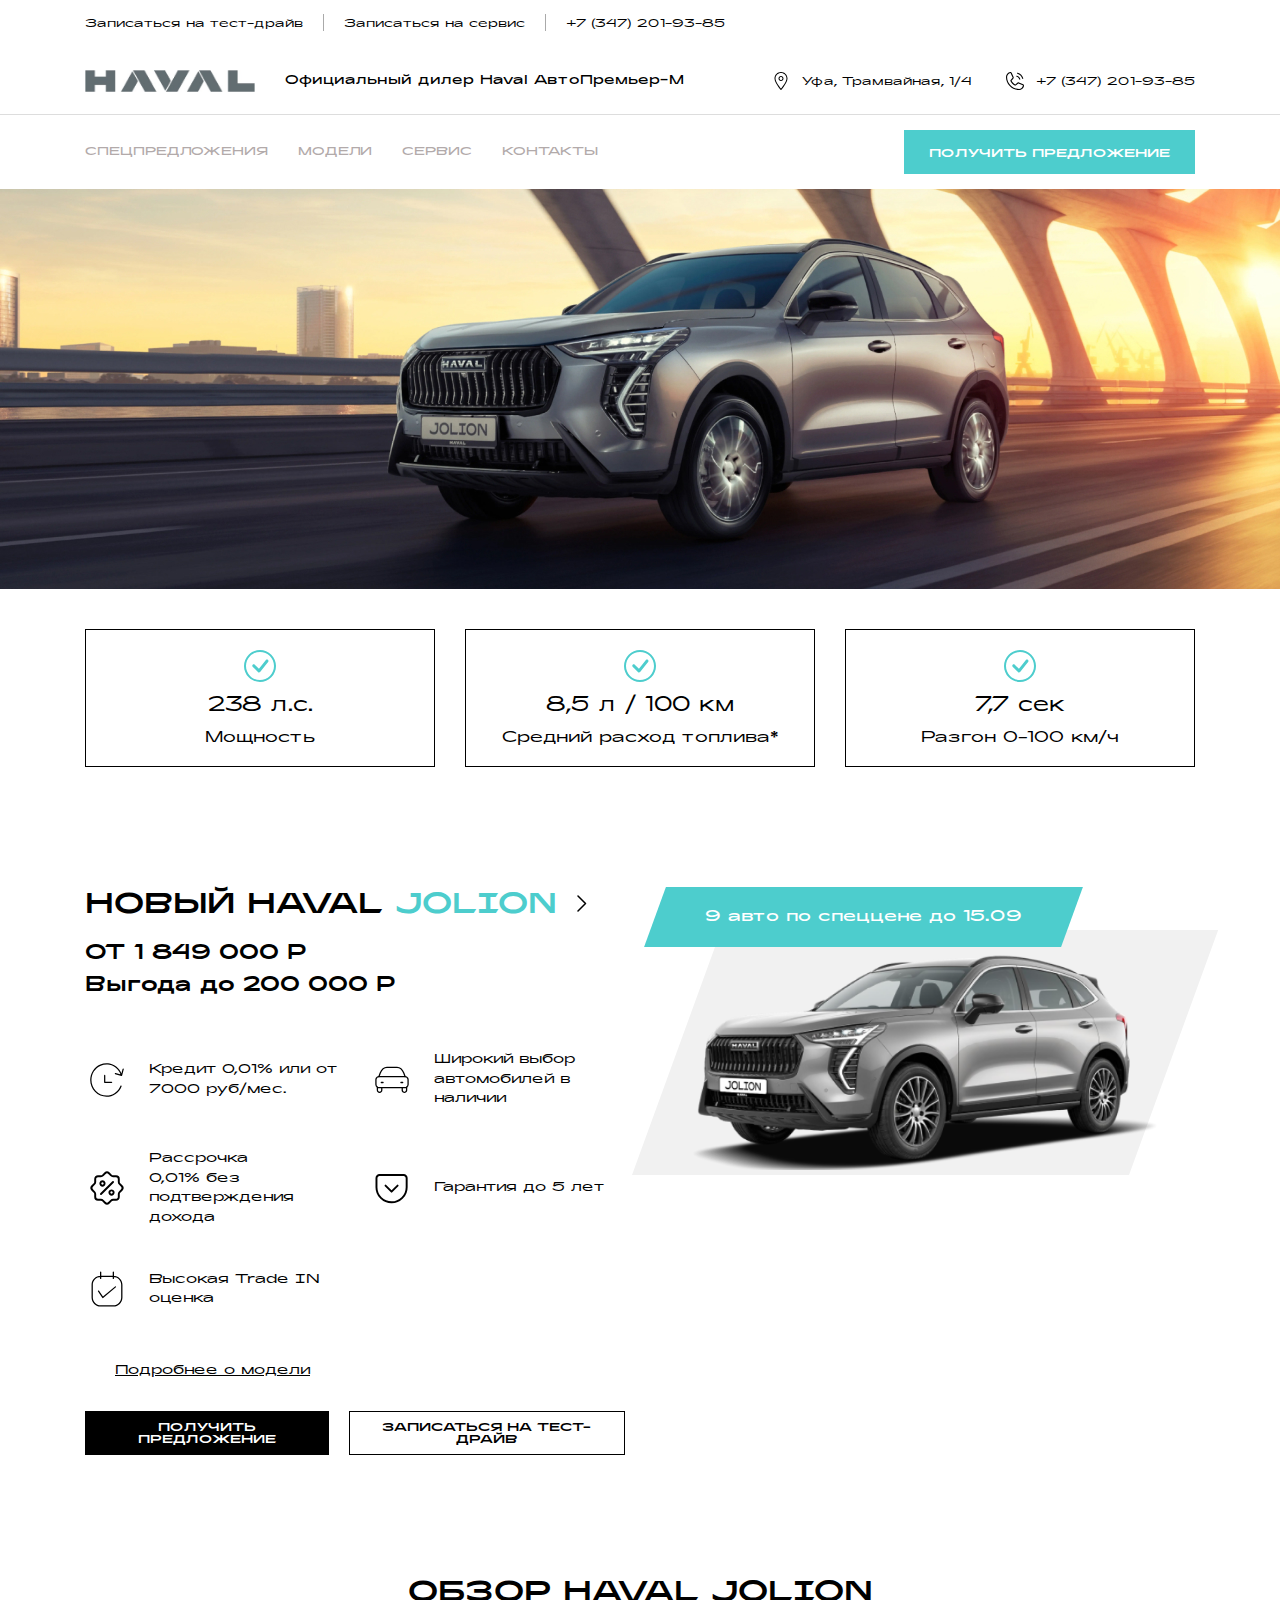
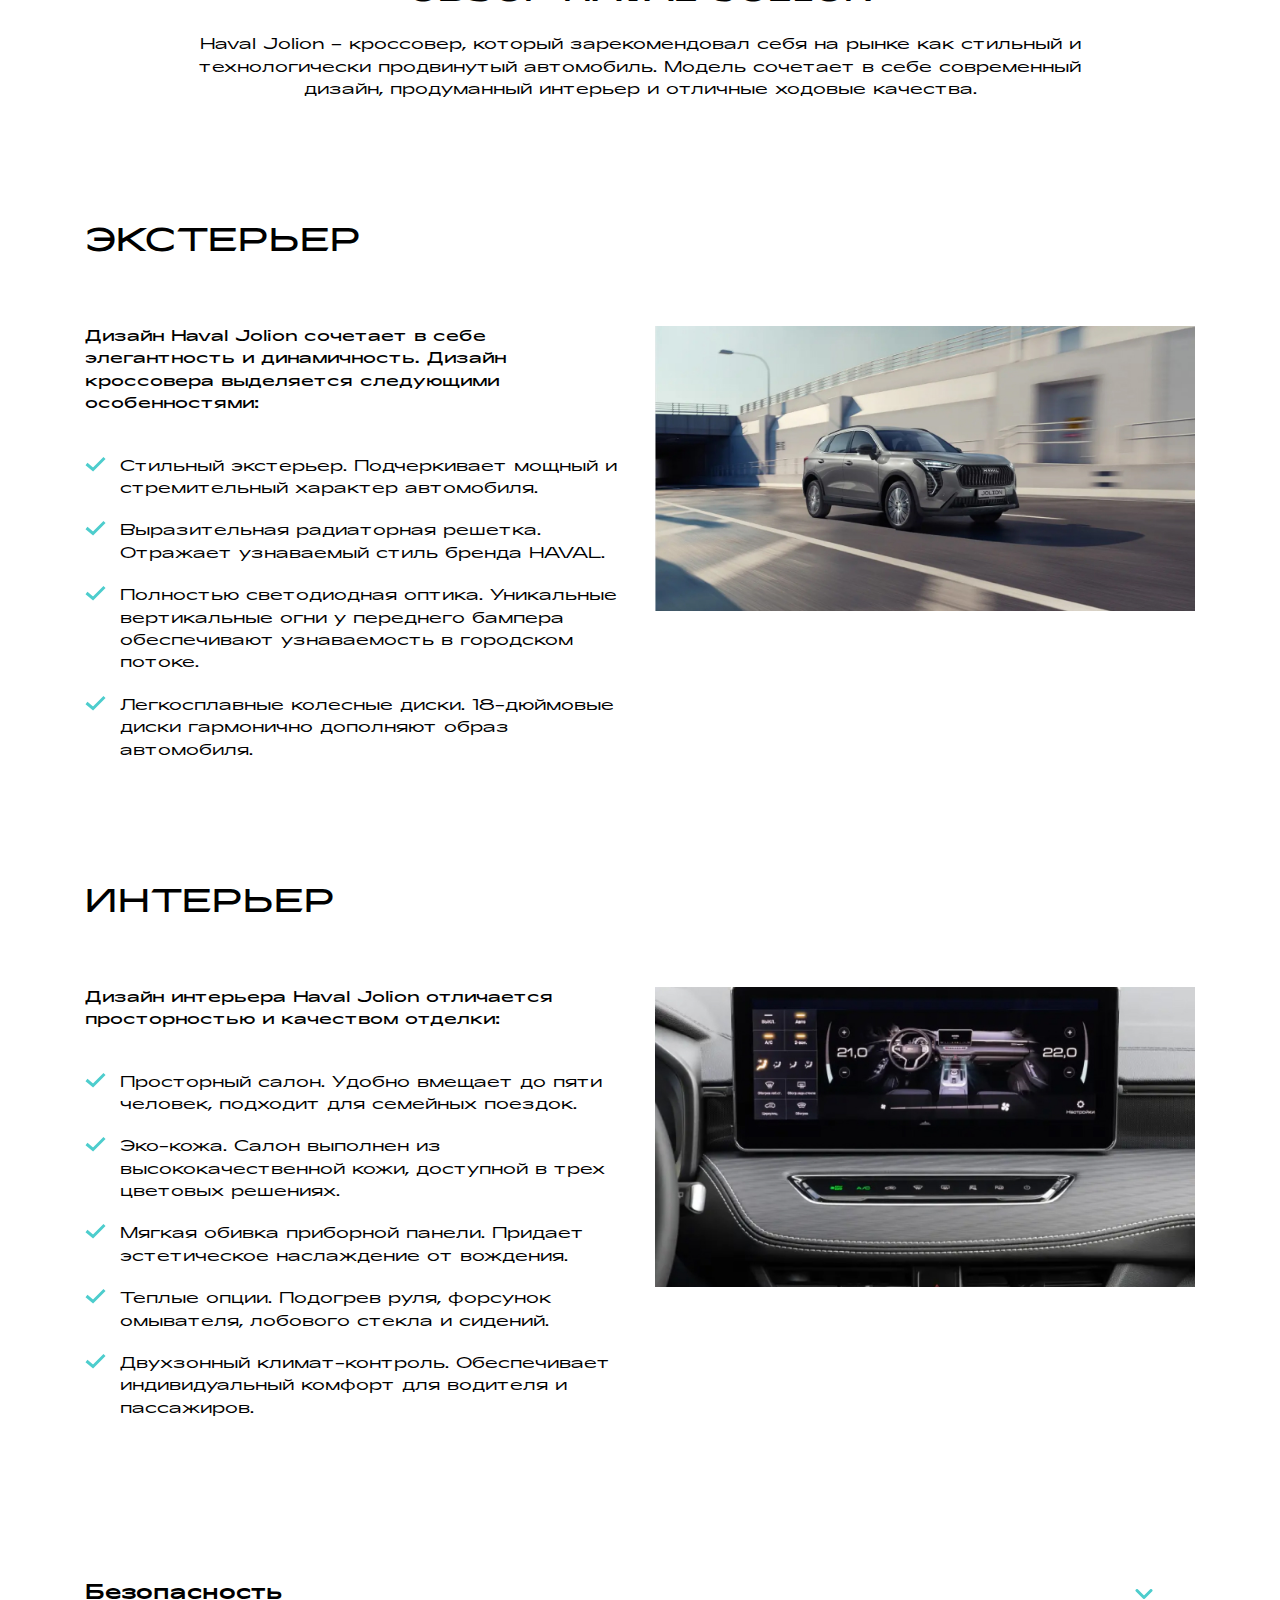
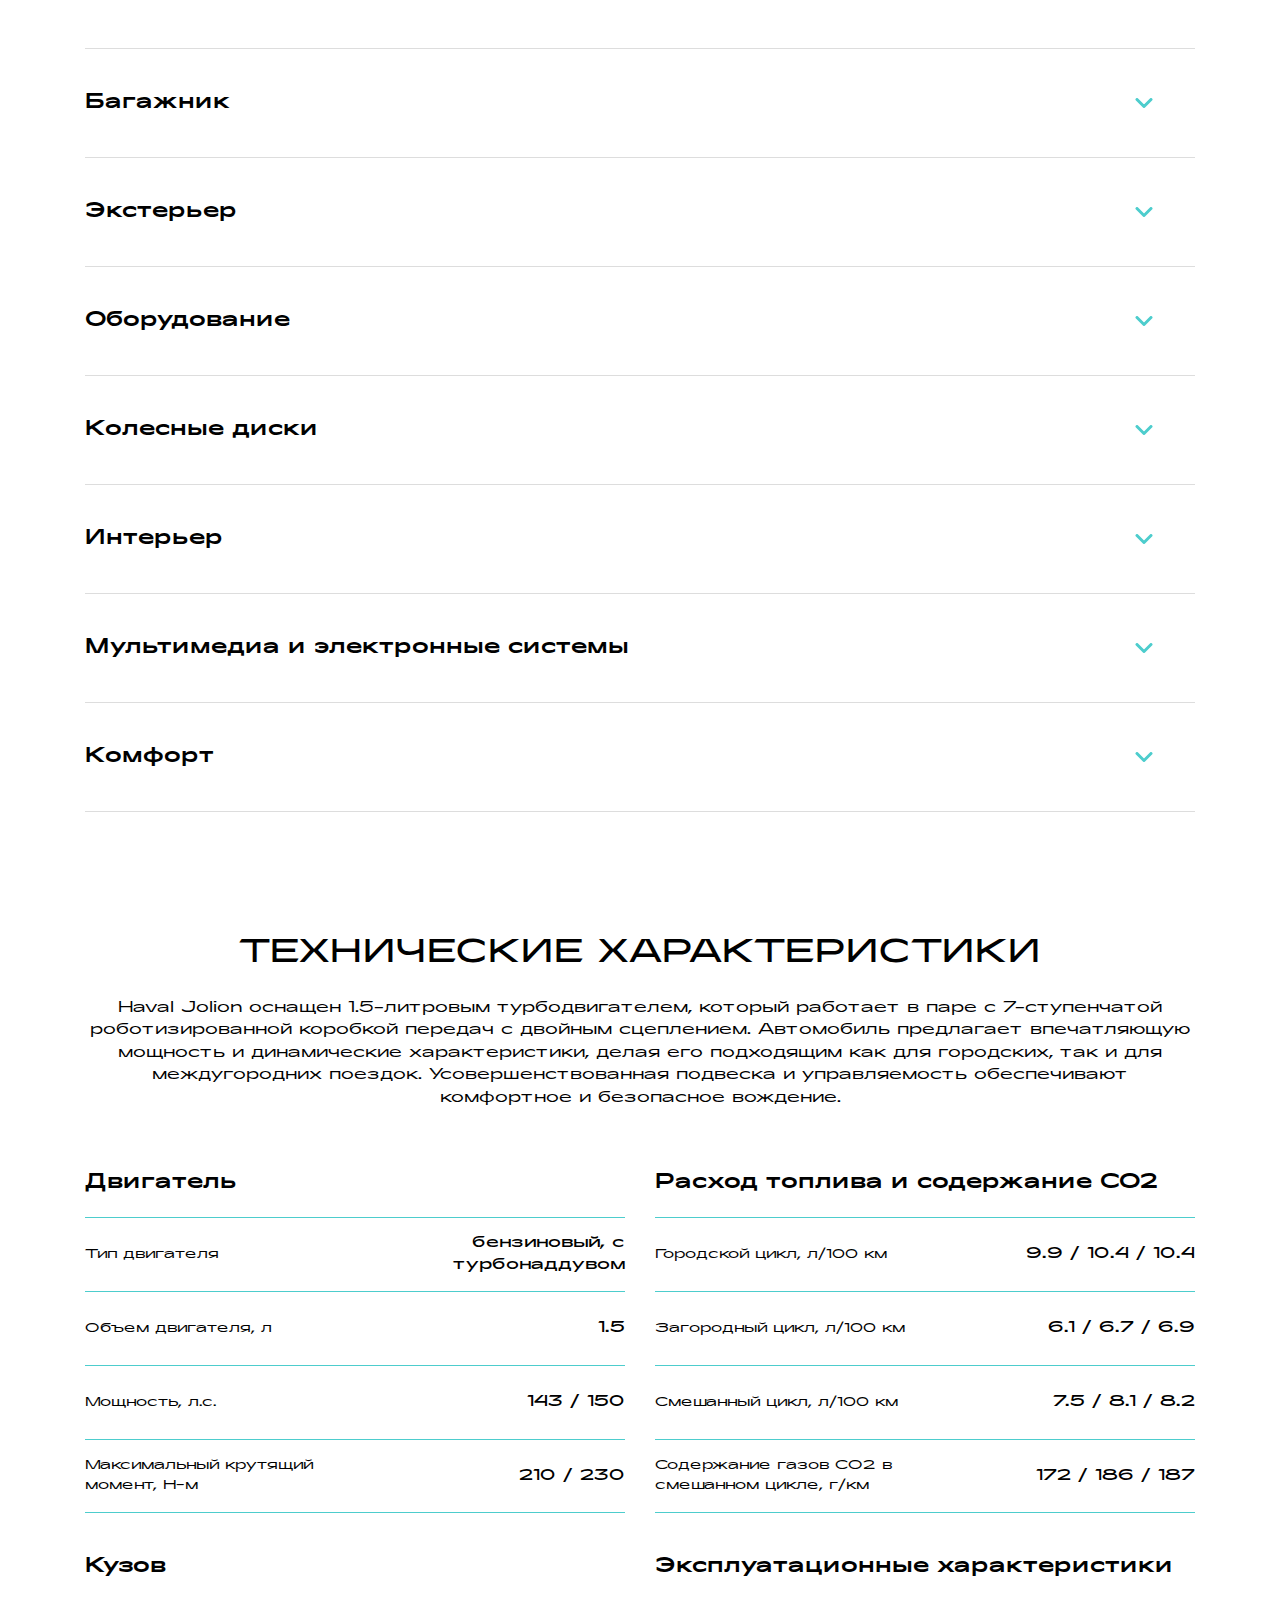
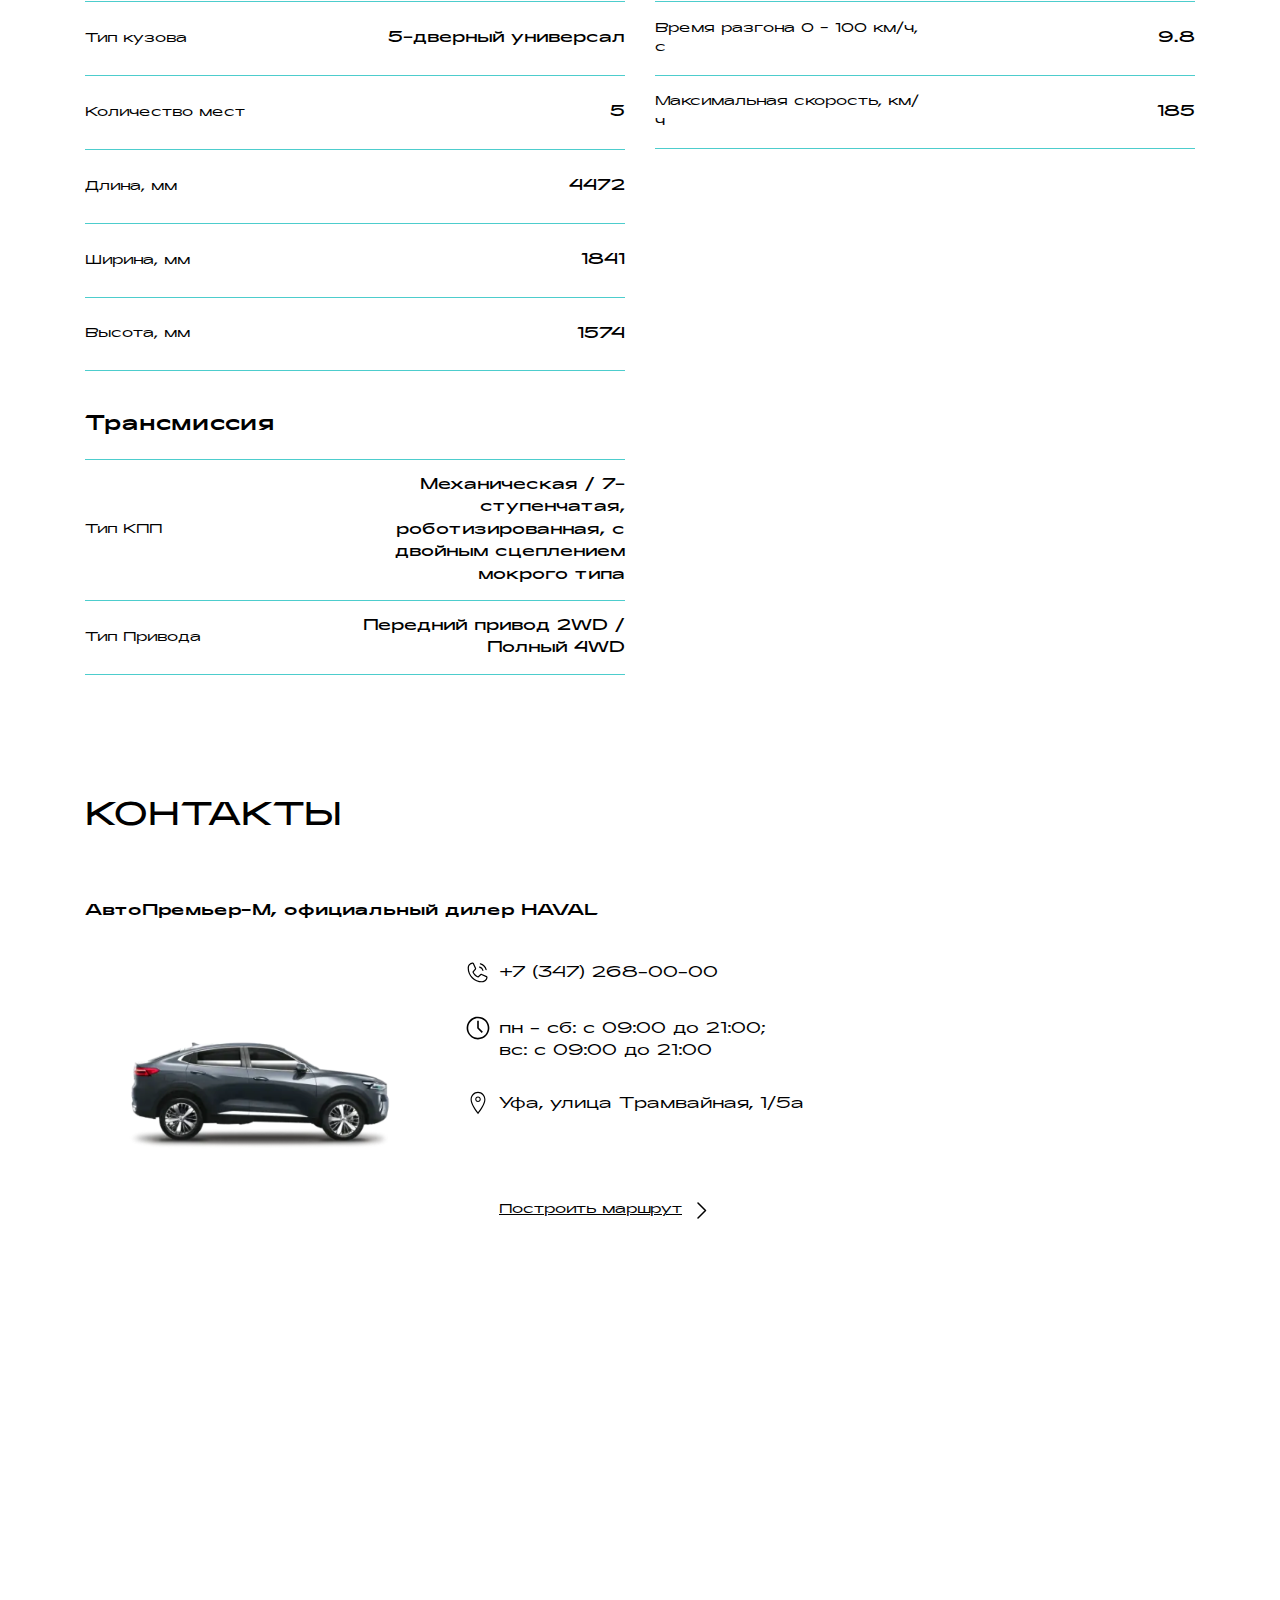
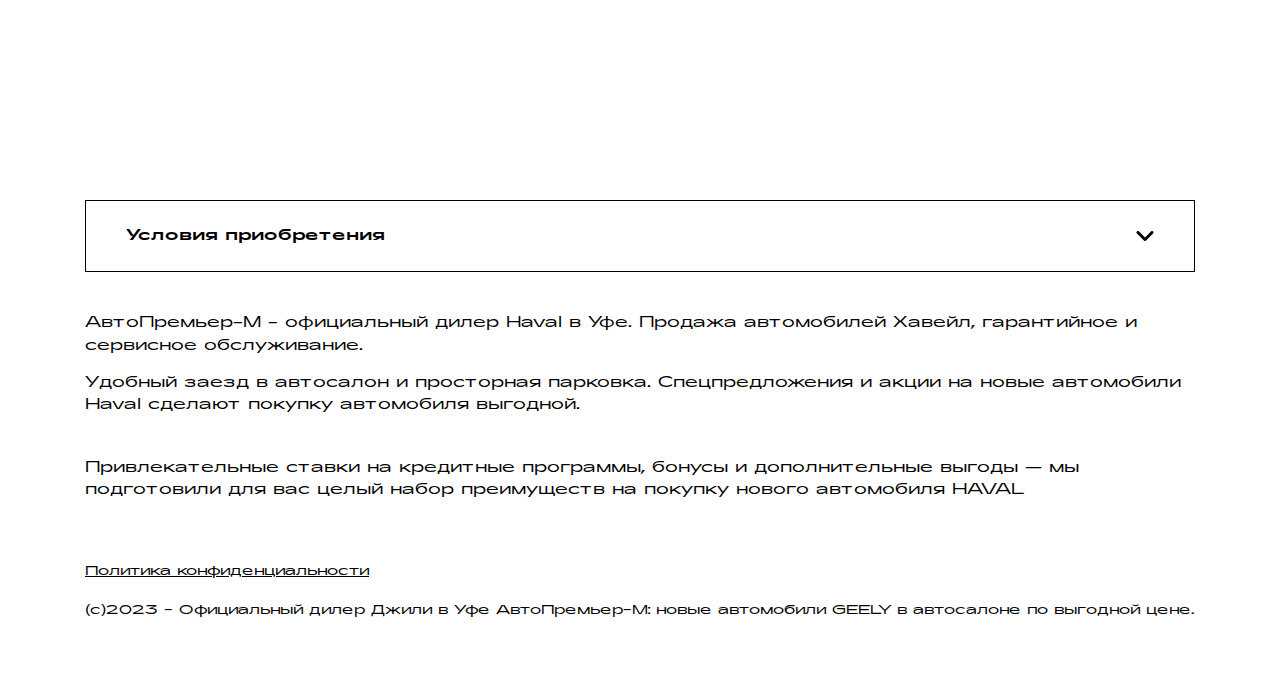
<file: card.html>
<!DOCTYPE html>
<html lang="ru">
<head>
  <meta charset="utf-8">
  <title>Default</title>
  <meta name="description" content="">
  <meta http-equiv="X-UA-Compatible" content="IE=edge">
  <meta name="viewport" content="width=device-width, initial-scale=1.0">
  <!-- <link rel="shortcut icon" type="image/x-icon" href="favicon.ico"> -->

  <!-- Fonts -->
  <link rel="stylesheet" href="fonts/stylesheet.css">
  <!-- Fonts END -->

  <!-- Libs -->
  <link rel="stylesheet" href="libs/bootstrap/bootstrap-grid.min.css">
  <link rel="stylesheet" href="libs/swiper/swiper.min.css">
  <!-- Libs END -->

  <link rel="stylesheet" href="css/reset.css">
  <link rel="stylesheet" href="css/main.css">
  <link rel="stylesheet" href="css/media.css">
</head>
<body>
  <div class="wrapper fx-column">
    
    <!-- Header -->

    <header class="header">
      <div class="container header__body d-flex justify-content-between align-items-center">
        <a href="#" class="logo d-flex align-items-center">
          <img src="img/logo.png" alt="Logo">
          <span class="logo__text"><span>Официальный дилер Haval</span> АвтоПремьер-М</span>
        </a>
        <div class="cont d-flex" itemscope itemtype="https://schema.org/Organization">
          <a href="#" class="cont__item d-flex align-items-center" itemprop="address" itemscope itemtype="https://schema.org/PostalAddress"><i class="i-point"></i><span itemprop="streetAddress">Уфа, Трамвайная, 1/4</span></a>
          <a href="tel:+73472019385" class="cont__item d-flex align-items-center"><i class="i-phone"></i><span itemprop="telephone">+7 (347) 201-93-85</span></a>
        </div>
        <button class="navbar-toggle d-lg-none">
          <span class="icon-bar speed"></span>
          <span class="icon-bar speed"></span>
          <span class="icon-bar speed"></span>
        </button>
      </div>
      <nav class="nav">
        <div class="container nav__head">
          <ul class="nav__head-list d-lg-flex">
            <li><a href="#" class="open-modal-feedback">Записаться на тест-драйв</a></li>
            <li><a href="#" class="open-modal-feedback">Записаться на сервис</a></li>
            <li><a href="tel:+73472019385">+7 (347) 201-93-85</a></li>
          </ul>
        </div>
        <div class="container nav__body d-lg-flex justify-content-between align-items-center">
          <ul class="nav__list d-lg-flex">
            <li><a href="index.html#offers">Спецпредложения</a></li>
            <li><a href="index.html#models">модели</a></li>
            <li><a href="index.html#service">Сервис</a></li>
            <li><a href="index.html#contacts">Контакты</a></li>
          </ul>
          <div class="nav__btn"><a href="#" class="btn btn--primary flex-center open-modal-feedback">получить предложение</a></div>
        </div>
      </nav>
    </header>
    
    <!-- Main -->

    <main class="main">
      
      <!-- Card hero -->

      <div class="card-hero">
        <div class="card-hero__img d-none d-sm-block" style="background: url('img/bg/card-hero.jpg') center/cover no-repeat;"></div>
        <div class="card-hero__img d-sm-none" style="background: url('img/bg/card-hero-mb.jpg') center/cover no-repeat;"></div>
      </div>

      <!-- Card info -->

      <div class="card-info">
        <div class="container">
          <div class="row">
            <div class="col-12 col-lg-4">
              <div class="card-info__item">
                <svg width="32" height="32" viewBox="0 0 28 28" fill="none" xmlns="http://www.w3.org/2000/svg">
                  <path d="M14 26.25C10.7511 26.25 7.63526 24.9594 5.33794 22.6621C3.04062 20.3647 1.75 17.2489 1.75 14C1.75 10.7511 3.04062 7.63526 5.33794 5.33794C7.63526 3.04062 10.7511 1.75 14 1.75C17.2489 1.75 20.3647 3.04062 22.6621 5.33794C24.9594 7.63526 26.25 10.7511 26.25 14C26.25 17.2489 24.9594 20.3647 22.6621 22.6621C20.3647 24.9594 17.2489 26.25 14 26.25ZM14 28C17.713 28 21.274 26.525 23.8995 23.8995C26.525 21.274 28 17.713 28 14C28 10.287 26.525 6.72601 23.8995 4.10051C21.274 1.475 17.713 0 14 0C10.287 0 6.72601 1.475 4.10051 4.10051C1.475 6.72601 0 10.287 0 14C0 17.713 1.475 21.274 4.10051 23.8995C6.72601 26.525 10.287 28 14 28Z" fill="#4DCDCD"/>
                  <path d="M19.1976 8.6975L19.1626 8.736L13.0849 16.4798L9.4221 12.8153C9.1733 12.5834 8.84422 12.4572 8.50419 12.4632C8.16416 12.4692 7.83974 12.6069 7.59927 12.8474C7.35879 13.0879 7.22105 13.4123 7.21505 13.7523C7.20905 14.0924 7.33526 14.4214 7.5671 14.6703L12.1976 19.3025C12.3223 19.427 12.4709 19.5251 12.6344 19.591C12.7979 19.6569 12.9729 19.6891 13.1492 19.6859C13.3254 19.6826 13.4991 19.6439 13.6601 19.572C13.821 19.5001 13.9658 19.3966 14.0859 19.2675L21.0719 10.535C21.3097 10.2853 21.4398 9.95207 21.4339 9.60727C21.428 9.26247 21.2867 8.93384 21.0404 8.69242C20.7942 8.451 20.4628 8.31619 20.118 8.31714C19.7731 8.3181 19.4425 8.45473 19.1976 8.6975Z" fill="#4DCDCD"/>
                </svg>
                <span>238 л.с.</span>
                <p>Мощность</p>
              </div>
            </div>
            <div class="col-12 col-lg-4">
              <div class="card-info__item">
                <svg width="32" height="32" viewBox="0 0 28 28" fill="none" xmlns="http://www.w3.org/2000/svg">
                  <path d="M14 26.25C10.7511 26.25 7.63526 24.9594 5.33794 22.6621C3.04062 20.3647 1.75 17.2489 1.75 14C1.75 10.7511 3.04062 7.63526 5.33794 5.33794C7.63526 3.04062 10.7511 1.75 14 1.75C17.2489 1.75 20.3647 3.04062 22.6621 5.33794C24.9594 7.63526 26.25 10.7511 26.25 14C26.25 17.2489 24.9594 20.3647 22.6621 22.6621C20.3647 24.9594 17.2489 26.25 14 26.25ZM14 28C17.713 28 21.274 26.525 23.8995 23.8995C26.525 21.274 28 17.713 28 14C28 10.287 26.525 6.72601 23.8995 4.10051C21.274 1.475 17.713 0 14 0C10.287 0 6.72601 1.475 4.10051 4.10051C1.475 6.72601 0 10.287 0 14C0 17.713 1.475 21.274 4.10051 23.8995C6.72601 26.525 10.287 28 14 28Z" fill="#4DCDCD"/>
                  <path d="M19.1976 8.6975L19.1626 8.736L13.0849 16.4798L9.4221 12.8153C9.1733 12.5834 8.84422 12.4572 8.50419 12.4632C8.16416 12.4692 7.83974 12.6069 7.59927 12.8474C7.35879 13.0879 7.22105 13.4123 7.21505 13.7523C7.20905 14.0924 7.33526 14.4214 7.5671 14.6703L12.1976 19.3025C12.3223 19.427 12.4709 19.5251 12.6344 19.591C12.7979 19.6569 12.9729 19.6891 13.1492 19.6859C13.3254 19.6826 13.4991 19.6439 13.6601 19.572C13.821 19.5001 13.9658 19.3966 14.0859 19.2675L21.0719 10.535C21.3097 10.2853 21.4398 9.95207 21.4339 9.60727C21.428 9.26247 21.2867 8.93384 21.0404 8.69242C20.7942 8.451 20.4628 8.31619 20.118 8.31714C19.7731 8.3181 19.4425 8.45473 19.1976 8.6975Z" fill="#4DCDCD"/>
                </svg>
                <span>8,5 л / 100 км</span>
                <p>Средний расход топлива*</p>
              </div>
            </div>
            <div class="col-12 col-lg-4">
              <div class="card-info__item">
                <svg width="32" height="32" viewBox="0 0 28 28" fill="none" xmlns="http://www.w3.org/2000/svg">
                  <path d="M14 26.25C10.7511 26.25 7.63526 24.9594 5.33794 22.6621C3.04062 20.3647 1.75 17.2489 1.75 14C1.75 10.7511 3.04062 7.63526 5.33794 5.33794C7.63526 3.04062 10.7511 1.75 14 1.75C17.2489 1.75 20.3647 3.04062 22.6621 5.33794C24.9594 7.63526 26.25 10.7511 26.25 14C26.25 17.2489 24.9594 20.3647 22.6621 22.6621C20.3647 24.9594 17.2489 26.25 14 26.25ZM14 28C17.713 28 21.274 26.525 23.8995 23.8995C26.525 21.274 28 17.713 28 14C28 10.287 26.525 6.72601 23.8995 4.10051C21.274 1.475 17.713 0 14 0C10.287 0 6.72601 1.475 4.10051 4.10051C1.475 6.72601 0 10.287 0 14C0 17.713 1.475 21.274 4.10051 23.8995C6.72601 26.525 10.287 28 14 28Z" fill="#4DCDCD"/>
                  <path d="M19.1976 8.6975L19.1626 8.736L13.0849 16.4798L9.4221 12.8153C9.1733 12.5834 8.84422 12.4572 8.50419 12.4632C8.16416 12.4692 7.83974 12.6069 7.59927 12.8474C7.35879 13.0879 7.22105 13.4123 7.21505 13.7523C7.20905 14.0924 7.33526 14.4214 7.5671 14.6703L12.1976 19.3025C12.3223 19.427 12.4709 19.5251 12.6344 19.591C12.7979 19.6569 12.9729 19.6891 13.1492 19.6859C13.3254 19.6826 13.4991 19.6439 13.6601 19.572C13.821 19.5001 13.9658 19.3966 14.0859 19.2675L21.0719 10.535C21.3097 10.2853 21.4398 9.95207 21.4339 9.60727C21.428 9.26247 21.2867 8.93384 21.0404 8.69242C20.7942 8.451 20.4628 8.31619 20.118 8.31714C19.7731 8.3181 19.4425 8.45473 19.1976 8.6975Z" fill="#4DCDCD"/>
                </svg>
                <span>7,7 сек</span>
                <p>Разгон 0-100 км/ч</p>
              </div>
            </div>
          </div>
        </div>
      </div>

      <!-- Offers -->

      <section class="offers offers--card">
        <div class="container">
          <div class="offers__items">
            <div class="offers__item row mt-0" itemscope itemtype="https://schema.org/Product">
              <div class="col-12 col-xl-6">
                <div class="offers__img flex-center">
                  <span class="offers__status flex-center"><span>9 авто по спеццене до 15.09</span></span>
                  <img src="img/cars/1.png" alt="Img" itemprop="image">
                </div>
              </div>
              <div class="col-12 col-xl-6">
                <div class="offers__data">
                  <h3><span itemprop="name">новый HAVAL <span>JOLION</span></span>
                    <svg width="10" height="17" viewBox="0 0 10 17" fill="none" xmlns="http://www.w3.org/2000/svg">
                      <path d="M0.999999 16L8.5 8.5L0.999999 1" stroke="black" stroke-width="1.5" stroke-linecap="round" stroke-linejoin="round"/>
                    </svg>
                  </h3>
                  <div class="offers__price" itemprop="offers" itemscope itemtype="https://schema.org/Offer">
                    <p itemprop="price">ОТ 1 849 000 Р</p>
                    <p>Выгода до 200 000 Р</p>
                  </div>
                  <ul class="offers__info d-flex flex-wrap justify-content-between" itemprop="description">
                    <li><i class="i-clock"></i>Кредит 0,01% или от 7000 руб/мес.</li>
                    <li><i class="i-car"></i>Широкий выбор автомобилей в наличии</li>
                    <li><i class="i-credit"></i>Рассрочка 0,01% без подтверждения дохода</li>
                    <li><i class="i-guarantee"></i>Гарантия до 5 лет</li>
                    <li><i class="i-tradein"></i>Высокая Trade IN оценка</li>
                  </ul>
                  <div class="offers__more flex-center"><a href="#">Подробнее о модели</a></div>
                  <div class="offers__btns d-flex justify-content-between">
                    <a href="#" class="btn btn--second flex-center open-modal-feedback">получить предложение</a>
                    <a href="#" class="btn btn--secondBorder flex-center open-modal-feedback">записаться на тест-драйв</a>
                  </div>
                </div>
              </div>
            </div>
          </div>
        </div>
      </section>

      <!-- Card review -->

      <section class="card-review">
        <div class="container">
          <div class="title title--small text-center card-review__heading">
            <h2>Обзор Haval Jolion</h2>
            <p>Haval Jolion – кроссовер, который зарекомендовал себя на рынке как стильный и технологически продвинутый автомобиль. Модель сочетает в себе современный дизайн, продуманный интерьер и отличные ходовые качества.</p>
          </div>
          <div class="card-review__inner">
            <div class="title title--mb">
              <h2>Экстерьер</h2>
            </div>
            <div class="row">
              <div class="col-12 col-lg-6"><img src="img/other/card-review-1.jpg" alt="Img"></div>
              <div class="col-12 col-lg-6">
                <p>Дизайн Haval Jolion сочетает в себе элегантность и динамичность. Дизайн кроссовера выделяется следующими особенностями:</p>
                <ul class="list-default list-default--check">
                  <li>Стильный экстерьер. Подчеркивает мощный и стремительный характер автомобиля.</li>
                  <li>Выразительная радиаторная решетка. Отражает узнаваемый стиль бренда HAVAL.</li>
                  <li>Полностью светодиодная оптика. Уникальные вертикальные огни у переднего бампера обеспечивают узнаваемость в городском потоке.</li>
                  <li>Легкосплавные колесные диски. 18-дюймовые диски гармонично дополняют образ автомобиля.</li>
                </ul>
              </div>
            </div>
          </div>
          <div class="card-review__inner">
            <div class="title title--mb">
              <h2>Интерьер</h2>
            </div>
            <div class="row">
              <div class="col-12 col-lg-6"><img src="img/other/card-review-2.jpg" alt="Img"></div>
              <div class="col-12 col-lg-6">
                <p>Дизайн интерьера Haval Jolion отличается просторностью и качеством отделки:</p>
                <ul class="list-default list-default--check">
                  <li>Просторный салон. Удобно вмещает до пяти человек, подходит для семейных поездок.</li>
                  <li>Эко-кожа. Салон выполнен из высококачественной кожи, доступной в трех цветовых решениях.</li>
                  <li>Мягкая обивка приборной панели. Придает эстетическое наслаждение от вождения.</li>
                  <li>Теплые опции. Подогрев руля, форсунок омывателя, лобового стекла и сидений.</li>
                  <li>Двухзонный климат-контроль. Обеспечивает индивидуальный комфорт для водителя и пассажиров.</li>
                </ul>
              </div>
            </div>
          </div>
          <ul class="accordion-inner">
            <li>
              <div class="accordion-inner__head">Безопасность</div>
              <div class="accordion-inner__body">
                <ul class="list-default list-default--check">
                  <li>Системы стабилизации движения: Антиблокировочная система тормозов ABS. Электронная система контроля курсовой устойчивости ESP. Электронная система распределения тормозных усилий EBD с усилителем при экстренном торможении EBA</li>
                  <li>Система стабилизации курсовой устойчивости TCS и система помощи стабилизации движения прицепа TSA</li>
                  <li>Автоматическое включение аварийного света при экстренном торможении</li>
                  <li>Круиз-контроль</li>
                  <li>Фронтальные подушки безопасности</li>
                  <li>Крепления ISOFIX на задних сиденьях</li>
                  <li>Иммобилайзер</li>
                  <li>Противоугонная сигнализация</li>
                  <li>Система поиска автомобиля, дистанционная активация звуковой сигнализации</li>
                  <li>Разъем USB в зеркале, для подключения видео-регистратора</li>
                  <li>Блокировка замков задних дверей от открывания изнутри (детский замок)</li>
                  <li>Система ГЛОНАСС</li>
                  <li>Аккумулятор увеличенной емкости</li>
                  <li>Увеличенный объем бачка омывателя, 4,5л</li>
                </ul>
              </div>
            </li>
            <li>
              <div class="accordion-inner__head">Багажник</div>
              <div class="accordion-inner__body">
                <ul class="list-default list-default--check">
                  <li>Системы стабилизации движения: Антиблокировочная система тормозов ABS. Электронная система контроля курсовой устойчивости ESP. Электронная система распределения тормозных усилий EBD с усилителем при экстренном торможении EBA</li>
                  <li>Система стабилизации курсовой устойчивости TCS и система помощи стабилизации движения прицепа TSA</li>
                  <li>Автоматическое включение аварийного света при экстренном торможении</li>
                  <li>Круиз-контроль</li>
                  <li>Фронтальные подушки безопасности</li>
                  <li>Крепления ISOFIX на задних сиденьях</li>
                  <li>Иммобилайзер</li>
                  <li>Противоугонная сигнализация</li>
                  <li>Система поиска автомобиля, дистанционная активация звуковой сигнализации</li>
                  <li>Разъем USB в зеркале, для подключения видео-регистратора</li>
                  <li>Блокировка замков задних дверей от открывания изнутри (детский замок)</li>
                  <li>Система ГЛОНАСС</li>
                  <li>Аккумулятор увеличенной емкости</li>
                  <li>Увеличенный объем бачка омывателя, 4,5л</li>
                </ul>
              </div>
            </li>
            <li>
              <div class="accordion-inner__head">Экстерьер</div>
              <div class="accordion-inner__body">
                <ul class="list-default list-default--check">
                  <li>Системы стабилизации движения: Антиблокировочная система тормозов ABS. Электронная система контроля курсовой устойчивости ESP. Электронная система распределения тормозных усилий EBD с усилителем при экстренном торможении EBA</li>
                  <li>Система стабилизации курсовой устойчивости TCS и система помощи стабилизации движения прицепа TSA</li>
                  <li>Автоматическое включение аварийного света при экстренном торможении</li>
                  <li>Круиз-контроль</li>
                  <li>Фронтальные подушки безопасности</li>
                  <li>Крепления ISOFIX на задних сиденьях</li>
                  <li>Иммобилайзер</li>
                  <li>Противоугонная сигнализация</li>
                  <li>Система поиска автомобиля, дистанционная активация звуковой сигнализации</li>
                  <li>Разъем USB в зеркале, для подключения видео-регистратора</li>
                  <li>Блокировка замков задних дверей от открывания изнутри (детский замок)</li>
                  <li>Система ГЛОНАСС</li>
                  <li>Аккумулятор увеличенной емкости</li>
                  <li>Увеличенный объем бачка омывателя, 4,5л</li>
                </ul>
              </div>
            </li>
            <li>
              <div class="accordion-inner__head">Оборудование</div>
              <div class="accordion-inner__body">
                <ul class="list-default list-default--check">
                  <li>Системы стабилизации движения: Антиблокировочная система тормозов ABS. Электронная система контроля курсовой устойчивости ESP. Электронная система распределения тормозных усилий EBD с усилителем при экстренном торможении EBA</li>
                  <li>Система стабилизации курсовой устойчивости TCS и система помощи стабилизации движения прицепа TSA</li>
                  <li>Автоматическое включение аварийного света при экстренном торможении</li>
                  <li>Круиз-контроль</li>
                  <li>Фронтальные подушки безопасности</li>
                  <li>Крепления ISOFIX на задних сиденьях</li>
                  <li>Иммобилайзер</li>
                  <li>Противоугонная сигнализация</li>
                  <li>Система поиска автомобиля, дистанционная активация звуковой сигнализации</li>
                  <li>Разъем USB в зеркале, для подключения видео-регистратора</li>
                  <li>Блокировка замков задних дверей от открывания изнутри (детский замок)</li>
                  <li>Система ГЛОНАСС</li>
                  <li>Аккумулятор увеличенной емкости</li>
                  <li>Увеличенный объем бачка омывателя, 4,5л</li>
                </ul>
              </div>
            </li>
            <li>
              <div class="accordion-inner__head">Колесные диски</div>
              <div class="accordion-inner__body">
                <ul class="list-default list-default--check">
                  <li>Системы стабилизации движения: Антиблокировочная система тормозов ABS. Электронная система контроля курсовой устойчивости ESP. Электронная система распределения тормозных усилий EBD с усилителем при экстренном торможении EBA</li>
                  <li>Система стабилизации курсовой устойчивости TCS и система помощи стабилизации движения прицепа TSA</li>
                  <li>Автоматическое включение аварийного света при экстренном торможении</li>
                  <li>Круиз-контроль</li>
                  <li>Фронтальные подушки безопасности</li>
                  <li>Крепления ISOFIX на задних сиденьях</li>
                  <li>Иммобилайзер</li>
                  <li>Противоугонная сигнализация</li>
                  <li>Система поиска автомобиля, дистанционная активация звуковой сигнализации</li>
                  <li>Разъем USB в зеркале, для подключения видео-регистратора</li>
                  <li>Блокировка замков задних дверей от открывания изнутри (детский замок)</li>
                  <li>Система ГЛОНАСС</li>
                  <li>Аккумулятор увеличенной емкости</li>
                  <li>Увеличенный объем бачка омывателя, 4,5л</li>
                </ul>
              </div>
            </li>
            <li>
              <div class="accordion-inner__head">Интерьер</div>
              <div class="accordion-inner__body">
                <ul class="list-default list-default--check">
                  <li>Системы стабилизации движения: Антиблокировочная система тормозов ABS. Электронная система контроля курсовой устойчивости ESP. Электронная система распределения тормозных усилий EBD с усилителем при экстренном торможении EBA</li>
                  <li>Система стабилизации курсовой устойчивости TCS и система помощи стабилизации движения прицепа TSA</li>
                  <li>Автоматическое включение аварийного света при экстренном торможении</li>
                  <li>Круиз-контроль</li>
                  <li>Фронтальные подушки безопасности</li>
                  <li>Крепления ISOFIX на задних сиденьях</li>
                  <li>Иммобилайзер</li>
                  <li>Противоугонная сигнализация</li>
                  <li>Система поиска автомобиля, дистанционная активация звуковой сигнализации</li>
                  <li>Разъем USB в зеркале, для подключения видео-регистратора</li>
                  <li>Блокировка замков задних дверей от открывания изнутри (детский замок)</li>
                  <li>Система ГЛОНАСС</li>
                  <li>Аккумулятор увеличенной емкости</li>
                  <li>Увеличенный объем бачка омывателя, 4,5л</li>
                </ul>
              </div>
            </li>
            <li>
              <div class="accordion-inner__head">Мультимедиа и электронные системы</div>
              <div class="accordion-inner__body">
                <ul class="list-default list-default--check">
                  <li>Системы стабилизации движения: Антиблокировочная система тормозов ABS. Электронная система контроля курсовой устойчивости ESP. Электронная система распределения тормозных усилий EBD с усилителем при экстренном торможении EBA</li>
                  <li>Система стабилизации курсовой устойчивости TCS и система помощи стабилизации движения прицепа TSA</li>
                  <li>Автоматическое включение аварийного света при экстренном торможении</li>
                  <li>Круиз-контроль</li>
                  <li>Фронтальные подушки безопасности</li>
                  <li>Крепления ISOFIX на задних сиденьях</li>
                  <li>Иммобилайзер</li>
                  <li>Противоугонная сигнализация</li>
                  <li>Система поиска автомобиля, дистанционная активация звуковой сигнализации</li>
                  <li>Разъем USB в зеркале, для подключения видео-регистратора</li>
                  <li>Блокировка замков задних дверей от открывания изнутри (детский замок)</li>
                  <li>Система ГЛОНАСС</li>
                  <li>Аккумулятор увеличенной емкости</li>
                  <li>Увеличенный объем бачка омывателя, 4,5л</li>
                </ul>
              </div>
            </li>
            <li>
              <div class="accordion-inner__head">Комфорт</div>
              <div class="accordion-inner__body">
                <ul class="list-default list-default--check">
                  <li>Системы стабилизации движения: Антиблокировочная система тормозов ABS. Электронная система контроля курсовой устойчивости ESP. Электронная система распределения тормозных усилий EBD с усилителем при экстренном торможении EBA</li>
                  <li>Система стабилизации курсовой устойчивости TCS и система помощи стабилизации движения прицепа TSA</li>
                  <li>Автоматическое включение аварийного света при экстренном торможении</li>
                  <li>Круиз-контроль</li>
                  <li>Фронтальные подушки безопасности</li>
                  <li>Крепления ISOFIX на задних сиденьях</li>
                  <li>Иммобилайзер</li>
                  <li>Противоугонная сигнализация</li>
                  <li>Система поиска автомобиля, дистанционная активация звуковой сигнализации</li>
                  <li>Разъем USB в зеркале, для подключения видео-регистратора</li>
                  <li>Блокировка замков задних дверей от открывания изнутри (детский замок)</li>
                  <li>Система ГЛОНАСС</li>
                  <li>Аккумулятор увеличенной емкости</li>
                  <li>Увеличенный объем бачка омывателя, 4,5л</li>
                </ul>
              </div>
            </li>
          </ul>
        </div>
      </section>

      <!-- Characteristics -->

      <section class="characteristics">
        <div class="container">
          <div class="title title--mb text-center">
            <h2>Технические характеристики</h2>
            <p class="d-none d-md-block">Haval Jolion оснащен 1.5-литровым турбодвигателем, который работает в паре с 7-ступенчатой роботизированной коробкой передач с двойным сцеплением. Автомобиль предлагает впечатляющую мощность и динамические характеристики, делая его подходящим как для городских, так и для междугородних поездок. Усовершенствованная подвеска и управляемость обеспечивают комфортное и безопасное вождение.</p>
          </div>
          <div class="row">
            <div class="col-12 col-xl-6">
              <div class="table">
                <p>Двигатель</p>
                <ul class="table__inner">
                  <li class="table__item">
                    <span class="table__left">Тип двигателя</span>
                    <span class="table__right">бензиновый, с турбонаддувом</span>
                  </li>
                  <li class="table__item">
                    <span class="table__left">Объем двигателя, л</span>
                    <span class="table__right">1.5</span>
                  </li>
                  <li class="table__item">
                    <span class="table__left">Мощность, л.с.</span>
                    <span class="table__right">143 / 150</span>
                  </li>
                  <li class="table__item">
                    <span class="table__left">Максимальный крутящий момент, Н-м</span>
                    <span class="table__right">210 / 230</span>
                  </li>
                </ul>
              </div>
              <div class="table">
                <p>Кузов</p>
                <ul class="table__inner">
                  <li class="table__item">
                    <span class="table__left">Тип кузова</span>
                    <span class="table__right">5-дверный универсал</span>
                  </li>
                  <li class="table__item">
                    <span class="table__left">Количество мест</span>
                    <span class="table__right">5</span>
                  </li>
                  <li class="table__item">
                    <span class="table__left">Длина, мм</span>
                    <span class="table__right">4472</span>
                  </li>
                  <li class="table__item">
                    <span class="table__left">Ширина, мм</span>
                    <span class="table__right">1841</span>
                  </li>
                  <li class="table__item">
                    <span class="table__left">Высота, мм</span>
                    <span class="table__right">1574</span>
                  </li>
                </ul>
              </div>
              <div class="table">
                <p>Трансмиссия</p>
                <ul class="table__inner">
                  <li class="table__item">
                    <span class="table__left">Тип КПП</span>
                    <span class="table__right">Механическая / 7-ступенчатая, роботизированная, с двойным сцеплением мокрого типа</span>
                  </li>
                  <li class="table__item">
                    <span class="table__left">Тип Привода</span>
                    <span class="table__right">Передний привод 2WD / Полный 4WD</span>
                  </li>
                </ul>
              </div>
            </div>
            <div class="col-12 col-xl-6">
              <div class="table">
                <p>Расход топлива и содержание СО2</p>
                <ul class="table__inner">
                  <li class="table__item">
                    <span class="table__left">Городской цикл, л/100 км</span>
                    <span class="table__right">9.9 / 10.4 / 10.4</span>
                  </li>
                  <li class="table__item">
                    <span class="table__left">Загородный цикл, л/100 км</span>
                    <span class="table__right">6.1 / 6.7 / 6.9</span>
                  </li>
                  <li class="table__item">
                    <span class="table__left">Смешанный цикл, л/100 км</span>
                    <span class="table__right">7.5 / 8.1 / 8.2</span>
                  </li>
                  <li class="table__item">
                    <span class="table__left">Содержание газов CO2 в смешанном цикле, г/км</span>
                    <span class="table__right">172 / 186 / 187</span>
                  </li>
                </ul>
              </div>
              <div class="table">
                <p>Эксплуатационные характеристики</p>
                <ul class="table__inner">
                  <li class="table__item">
                    <span class="table__left">Время разгона 0 - 100 км/ч, с</span>
                    <span class="table__right">9.8</span>
                  </li>
                  <li class="table__item">
                    <span class="table__left">Максимальная скорость, км/ч</span>
                    <span class="table__right">185</span>
                  </li>
                </ul>
              </div>
            </div>
          </div>
        </div>
      </section>

      <!-- Contacts -->

      <section class="contacts">
        <div class="container">
          <div class="title">
            <h2><span>Контакты</span></h2>
            <p class="title__sub">АвтоПремьер-М, официальный дилер HAVAL</p>
          </div>
          <div class="row">
            <div class="col-12 col-md-6 col-xl-4">
              <span class="contacts__img" style="background: url('img/other/contacts.png') center/contain no-repeat;"></span>
            </div>
            <div class="col-12 col-md-6 col-xl-8 fx-column">
              <ul class="contacts__list" itemscope itemtype="https://schema.org/Organization">
                <li><a href="tel:+73472680000">
                  <svg width="26" height="26" viewBox="0 0 26 26" fill="none" xmlns="http://www.w3.org/2000/svg">
                    <path d="M14.8484 4.71777C14.8691 4.64039 14.9048 4.56783 14.9534 4.50425C15.0021 4.44067 15.0629 4.38731 15.1322 4.34722C15.2015 4.30713 15.2781 4.2811 15.3575 4.27062C15.4369 4.26014 15.5176 4.26541 15.5949 4.28613C17.0668 4.67006 18.4096 5.43943 19.4852 6.515C20.5608 7.59057 21.3301 8.93344 21.7141 10.4053C21.7348 10.4826 21.7401 10.5633 21.7296 10.6427C21.7191 10.7221 21.6931 10.7987 21.653 10.868C21.6129 10.9373 21.5595 10.9981 21.4959 11.0467C21.4324 11.0954 21.3598 11.1311 21.2824 11.1518C21.2311 11.1654 21.1781 11.1722 21.125 11.1721C20.9907 11.1721 20.8602 11.1279 20.7537 11.0462C20.6472 10.9644 20.5706 10.8498 20.5359 10.7201C20.2063 9.45585 19.5455 8.30235 18.6217 7.3785C17.6978 6.45465 16.5443 5.79387 15.2801 5.46425C15.2027 5.44362 15.1301 5.40794 15.0666 5.35925C15.003 5.31056 14.9496 5.24981 14.9095 5.18048C14.8694 5.11115 14.8434 5.0346 14.8329 4.95521C14.8224 4.87581 14.8277 4.79513 14.8484 4.71777ZM14.4676 8.71425C15.9453 9.10832 16.8919 10.0549 17.2859 11.5326C17.3206 11.6623 17.3972 11.7769 17.5037 11.8587C17.6102 11.9404 17.7407 11.9846 17.875 11.9846C17.9281 11.9847 17.9811 11.9779 18.0324 11.9643C18.1098 11.9436 18.1824 11.9079 18.2459 11.8592C18.3095 11.8106 18.3629 11.7498 18.403 11.6805C18.4431 11.6112 18.4691 11.5346 18.4796 11.4552C18.4901 11.3758 18.4848 11.2951 18.4641 11.2178C17.9563 9.31753 16.6827 8.04394 14.7824 7.53613C14.7051 7.51546 14.6244 7.51022 14.545 7.52073C14.4656 7.53123 14.3891 7.55727 14.3198 7.59735C14.2505 7.63743 14.1897 7.69077 14.141 7.75433C14.0923 7.81788 14.0566 7.89041 14.0359 7.96777C14.0153 8.04513 14.01 8.1258 14.0205 8.20518C14.031 8.28456 14.0571 8.36109 14.0972 8.43041C14.1372 8.49972 14.1906 8.56047 14.2541 8.60917C14.3177 8.65787 14.3902 8.69358 14.4676 8.71425ZM22.5357 18.5658C22.3617 19.8935 21.7102 21.1123 20.7029 21.9946C19.6956 22.8768 18.4015 23.362 17.0625 23.3596C9.11016 23.3596 2.64063 16.89 2.64063 8.93769C2.63806 7.59914 3.12287 6.30543 4.00448 5.29822C4.8861 4.291 6.10422 3.63918 7.43133 3.46449C7.73683 3.42736 8.04613 3.49035 8.31277 3.644C8.57941 3.79765 8.78901 4.03367 8.91008 4.3166L11.053 9.10019C11.1477 9.31675 11.1868 9.55348 11.167 9.78897C11.1471 10.0245 11.0689 10.2513 10.9393 10.4489C10.9262 10.4691 10.912 10.4884 10.8966 10.5068L8.75672 13.052C8.74373 13.0784 8.73697 13.1074 8.73697 13.1368C8.73697 13.1662 8.74373 13.1952 8.75672 13.2216C9.53469 14.8141 11.2044 16.4716 12.8192 17.2486C12.8462 17.2608 12.8756 17.2667 12.9053 17.2656C12.9349 17.2646 12.9638 17.2566 12.9898 17.2425L15.4974 15.1096C15.5154 15.0941 15.5344 15.0799 15.5543 15.067C15.7511 14.9358 15.9775 14.8558 16.213 14.8341C16.4485 14.8125 16.6857 14.8499 16.903 14.9431L21.7009 17.0932C21.98 17.2169 22.2119 17.4272 22.3623 17.693C22.5127 17.9587 22.5735 18.2659 22.5357 18.5689V18.5658ZM21.3281 18.4155C21.3315 18.373 21.3215 18.3306 21.2994 18.2941C21.2774 18.2577 21.2444 18.2291 21.2052 18.2124L16.4064 16.0623C16.3802 16.0522 16.3521 16.0479 16.324 16.0496C16.296 16.0514 16.2687 16.0592 16.2439 16.0725L13.7373 18.2053C13.7191 18.2205 13.6998 18.2347 13.6805 18.2479C13.476 18.3843 13.2397 18.4653 12.9946 18.4831C12.7495 18.5009 12.504 18.4549 12.282 18.3495C10.4173 17.4486 8.55867 15.6073 7.65781 13.7599C7.55186 13.5392 7.50469 13.2948 7.52089 13.0505C7.53708 12.8062 7.61608 12.5702 7.75024 12.3654C7.7634 12.3451 7.77799 12.3258 7.79391 12.3075L9.9318 9.75933C9.94402 9.73273 9.95035 9.7038 9.95035 9.67453C9.95035 9.64525 9.94402 9.61632 9.9318 9.58972L7.79391 4.80511C7.77979 4.76669 7.7544 4.73343 7.72105 4.70968C7.6877 4.68594 7.64796 4.67283 7.60703 4.67207H7.58367C6.55072 4.80947 5.6031 5.31815 4.91775 6.10311C4.23241 6.88807 3.8562 7.89565 3.85938 8.93769C3.85938 16.2177 9.7825 22.1408 17.0625 22.1408C18.1047 22.144 19.1124 21.7676 19.8974 21.0821C20.6824 20.3965 21.1909 19.4486 21.3281 18.4155Z" fill="black"/>
                  </svg>
                <span itemprop="telephone">+7 (347) 268-00-00</span></a></li>
                <li>
                  <svg width="26" height="26" viewBox="0 0 26 26" fill="none" xmlns="http://www.w3.org/2000/svg">
                    <path d="M13 24.375C10.7502 24.375 8.551 23.7079 6.68039 22.458C4.80978 21.2081 3.35181 19.4315 2.49087 17.353C1.62992 15.2745 1.40466 12.9874 1.84356 10.7809C2.28247 8.57432 3.36584 6.54749 4.95666 4.95667C6.54748 3.36584 8.57431 2.28248 10.7808 1.84357C12.9874 1.40467 15.2745 1.62993 17.353 2.49088C19.4315 3.35182 21.2081 4.80978 22.458 6.68039C23.7079 8.551 24.375 10.7502 24.375 13C24.375 16.0168 23.1766 18.9101 21.0433 21.0433C18.9101 23.1766 16.0168 24.375 13 24.375ZM13 3.25001C11.0716 3.25001 9.18657 3.82183 7.58319 4.89318C5.97981 5.96452 4.73013 7.48726 3.99217 9.26884C3.25422 11.0504 3.06114 13.0108 3.43734 14.9021C3.81355 16.7934 4.74214 18.5307 6.10571 19.8943C7.46927 21.2579 9.20655 22.1865 11.0979 22.5627C12.9892 22.9389 14.9496 22.7458 16.7312 22.0078C18.5127 21.2699 20.0355 20.0202 21.1068 18.4168C22.1782 16.8134 22.75 14.9284 22.75 13C22.75 10.4141 21.7228 7.93419 19.8943 6.10571C18.0658 4.27723 15.5859 3.25001 13 3.25001Z" fill="black"/>
                    <path d="M16.7294 17.875L12.1875 13.3331V5.6875H13.8125V12.6588L17.875 16.7294L16.7294 17.875Z" fill="black"/>
                  </svg>
                <span>пн - сб: с 09:00 до 21:00; <br>вс: с 09:00 до 21:00</span></li>
                <li itemprop="address" itemscope itemtype="https://schema.org/PostalAddress">
                  <svg width="26" height="26" viewBox="0 0 26 26" fill="none" xmlns="http://www.w3.org/2000/svg">
                    <path d="M13 24.1431L12.5429 23.5936C12.2571 23.2883 5.57143 14.8625 5.57143 9.7948C5.57143 5.39871 8.88571 1.85742 13 1.85742C17.1143 1.85742 20.4286 5.39871 20.4286 9.7948C20.4286 14.8625 13.7429 23.2883 13.4571 23.6547L13 24.1431ZM13 3.07856C9.51428 3.07856 6.71428 6.07034 6.71428 9.7948C6.71428 13.7024 11.5143 20.2966 13 22.2504C14.4857 20.2966 19.2857 13.7024 19.2857 9.7948C19.2857 6.07034 16.4857 3.07856 13 3.07856Z" fill="black"/>
                    <path d="M13 12.0714C11.44 12.0714 10.2143 10.8457 10.2143 9.28571C10.2143 7.72571 11.44 6.5 13 6.5C14.56 6.5 15.7857 7.72571 15.7857 9.28571C15.7857 10.8457 14.56 12.0714 13 12.0714ZM13 7.61429C12.0529 7.61429 11.3286 8.33857 11.3286 9.28571C11.3286 10.2329 12.0529 10.9571 13 10.9571C13.9471 10.9571 14.6714 10.2329 14.6714 9.28571C14.6714 8.33857 13.9471 7.61429 13 7.61429Z" fill="black"/>
                  </svg>
                <span itemprop="streetAddress">Уфа, улица Трамвайная, 1/5а</span></li>
              </ul>
              <div class="more d-flex"><a href="#" class="d-flex align-items-center">Построить маршрут
                <svg width="10" height="17" viewBox="0 0 10 17" fill="none" xmlns="http://www.w3.org/2000/svg">
                  <path d="M0.999999 16L8.5 8.5L0.999999 1" stroke="black" stroke-width="1.5" stroke-linecap="round" stroke-linejoin="round"/>
                </svg>
              </a></div>
            </div>
          </div>
        </div>
      </section>

      <!-- Map -->

      <div class="map" id="map"></div>

      <!-- Text -->

      <section class="text">
        <div class="container">
          <ul class="accordion">
            <li>
              <div class="accordion__head">Условия приобретения<i class="accordion__icon speed"></i></div>
              <div class="accordion__body">
                <p>* Подробности предложения уточняйте в отделе продаж HAVAL в Уфе АвтоПремьер-М.</p>
                <p>Не является публичной офертой.</p>
                <p>**** На некоторых автомобилях HAVAL может отсутствовать система / устройство вызова экстренных оперативных служб (блок ЭРА-ГЛОНАСС).</p>
                <p>1 Хавейл Дарго 2 Хавейл Джолион 3 HAVAL DARGO X – специальная версия на базе модели HAVAL DARGO</p>
                <p>Вся представленная на сайте информация, касающаяся автомобилей и сервисного обслуживания, носит информационный характер и не является публичной офертой. Все цены указанные на данном сайте носят информационный характер и являются максимально рекомендуемыми розничными ценами по расчетам дистрибьютора (ООО «Хавейл Мотор Рус»). Для получения подробной информации просьба обращаться к ближайшему официальному дилеру ООО «Хавейл Мотор Рус» либо по телефону Горячей линии 8 (800) 511-59-86, либо на сайте. Опубликованная на данном сайте информация может быть изменена в любое время без предварительного уведомления.</p>
              </div>
            </li>
          </ul>
          <div class="paragraph">
            <h1>АвтоПремьер-М - официальный дилер Haval в Уфе. Продажа автомобилей Хавейл, гарантийное и сервисное обслуживание.</h1>
            <p>Удобный заезд в автосалон и просторная парковка. Спецпредложения и акции на новые автомобили Haval сделают покупку автомобиля выгодной.</p>
          </div>
          <div class="paragraph">
            <p>Привлекательные ставки на кредитные программы, бонусы и дополнительные выгоды — мы подготовили для вас целый набор преимуществ на покупку нового автомобиля HAVAL</p>
          </div>
        </div>
      </section>

    </main>

    <!-- Footer -->

    <footer class="footer">
      <div class="container">
        <div class="policy"><a href="#">Политика конфиденциальности</a></div>
        <p class="copyright">(с)2023 - Официальный дилер Джили в Уфе АвтоПремьер-М: новые автомобили GEELY в автосалоне по выгодной цене.</p>
      </div>
    </footer>

  </div>

  <!-- Modal -->

  <div class="modal modal--feedback">
    <div class="fullScreen flex-center">
      <div class="modal__box">
        <button class="modal__close">X</button>
        <h3 class="text-center">Отправить заявку</h3>
        <form action="#" class="form">
          <label class="form__field"><input type="text" placeholder="Ваше имя"></label>
          <label class="form__field"><input type="text" class="phone-mask" placeholder="Ваш телефон"></label>
          <button class="btn btn--primary flex-center">Отправить</button>
        </form>
      </div>
    </div>
  </div>

  <script src="libs/jquery/jquery-3.4.0.min.js"></script>
  <script src="https://api-maps.yandex.ru/2.1/?lang=ru_RU"></script>
  <script src="libs/maskedinput/jquery.maskedinput.min.js"></script>
  <script src="libs/swiper/swiper.min.js"></script>
  <script src="js/main.js"></script>
  <!-- Yandex.Metrika counter --><!-- /Yandex.Metrika counter -->
  <!-- Google Analytics counter --><!-- /Google Analytics counter -->

  <script>
    
    // Map
    ymaps.ready(init);
      var myMap, 
          myPlacemark;

      function init(){ 
        myMap = new ymaps.Map("map", {
          center: [54.798234069894455,56.05532299999993],
          zoom: 16,
          controls: ['zoomControl']
        });
        
        myPlacemark = new ymaps.Placemark([54.798234069894455,56.05532299999993], {});
        
        myMap.geoObjects.add(myPlacemark);
        myMap.behaviors.disable([
          'scrollZoom'
        ]);

        if( $(window).width() < 1025) {
          myMap.behaviors.disable([
            'drag',
            'scrollZoom'
          ]);
        }

      }

  </script>

</body>
</html>
</file>
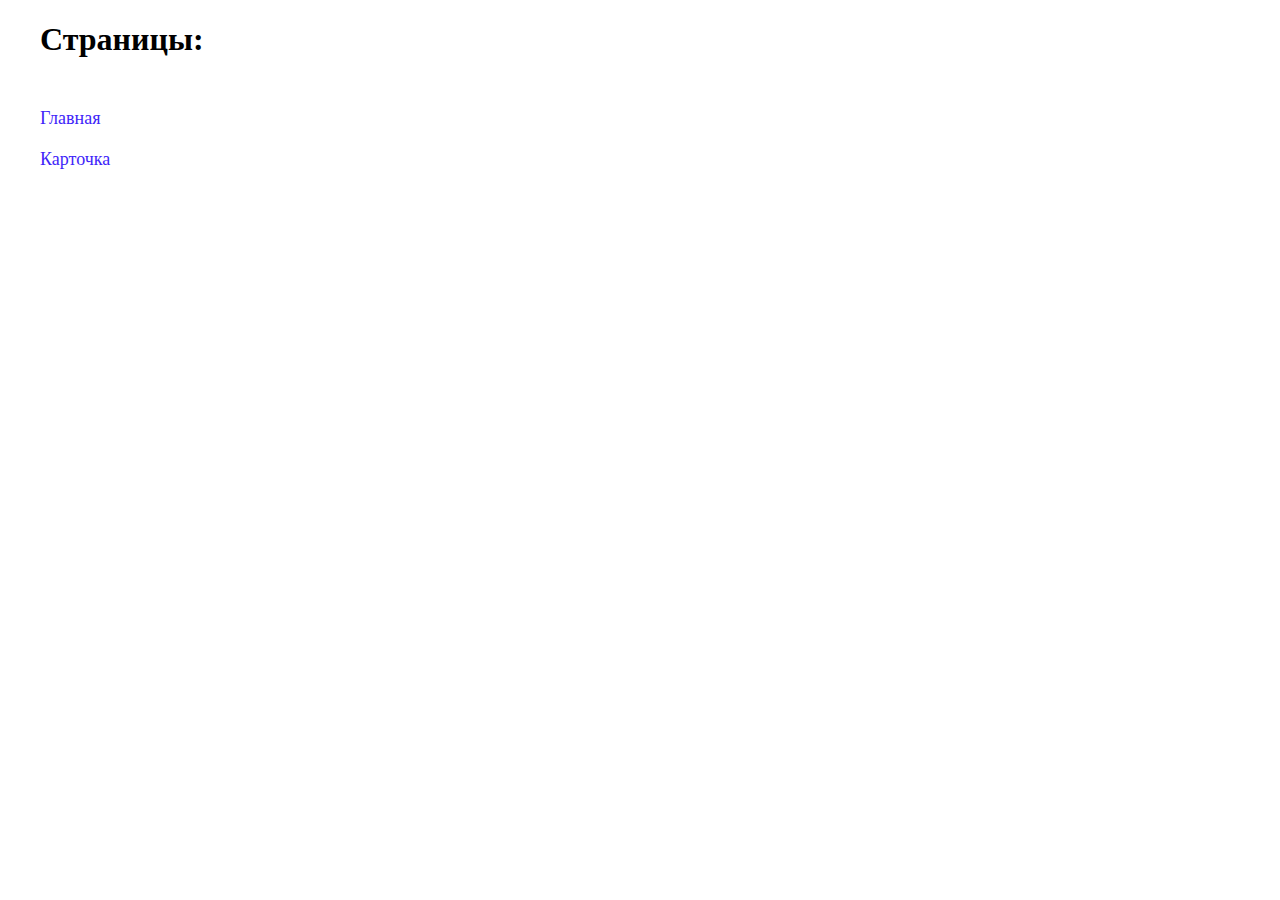
<file: sitemap.html>
<!DOCTYPE html>
<html lang="en">
<head>
  <meta charset="UTF-8">
  <title>Страницы</title>
  <meta name="viewport" content="width=device-width, initial-scale=1.0" />
  <style>
    .container {
      width: 1200px;padding: 0 15px;margin: 0 auto;
    }
    ul, li {
      list-style: none;
    }
    ul {
      padding-left: 0;
      margin-top: 50px;
    }
    li:not(:last-child) {
      margin-bottom: 20px;
    }
    a {
      color: #3e25f9;
      font-size: 18px;
      text-decoration: none;
    }
    a:hover {
      text-decoration: underline;
    }
  </style>
</head>
<body>
  <div class="container">
    <h1>Страницы:</h1>
    <ul>
      <li><a href="index.html" target="_blank">Главная</a></li>
      <li><a href="card.html" target="_blank">Карточка</a></li>
    </ul>
  </div>
</body>
</html>
</file>
<file: fonts/stylesheet.css>
@font-face {
    font-family: 'Haval';
    src: url('Haval-Medium.eot');
    src: url('Haval-Medium.eot?#iefix') format('embedded-opentype'),
        url('Haval-Medium.woff2') format('woff2'),
        url('Haval-Medium.woff') format('woff'),
        url('Haval-Medium.ttf') format('truetype');
    font-weight: 500;
    font-style: normal;
    font-display: swap;
}

@font-face {
    font-family: 'Haval';
    src: url('Haval-Light.eot');
    src: url('Haval-Light.eot?#iefix') format('embedded-opentype'),
        url('Haval-Light.woff2') format('woff2'),
        url('Haval-Light.woff') format('woff'),
        url('Haval-Light.ttf') format('truetype');
    font-weight: 300;
    font-style: normal;
    font-display: swap;
}

@font-face {
    font-family: 'Haval';
    src: url('Haval-Regular.eot');
    src: url('Haval-Regular.eot?#iefix') format('embedded-opentype'),
        url('Haval-Regular.woff2') format('woff2'),
        url('Haval-Regular.woff') format('woff'),
        url('Haval-Regular.ttf') format('truetype');
    font-weight: normal;
    font-style: normal;
    font-display: swap;
}

@font-face {
    font-family: 'Haval';
    src: url('Haval-MediumSlanted.eot');
    src: url('Haval-MediumSlanted.eot?#iefix') format('embedded-opentype'),
        url('Haval-MediumSlanted.woff2') format('woff2'),
        url('Haval-MediumSlanted.woff') format('woff'),
        url('Haval-MediumSlanted.ttf') format('truetype');
    font-weight: 500;
    font-style: italic;
    font-display: swap;
}
</file>
<file: css/main.css>
@charset "UTF-8";
/* ------------ *Default ------------- */
/* Flex Class */
.fx-column {display: -webkit-box;display: -ms-flexbox;display: flex;-ms-flex-wrap: nowrap;flex-wrap: nowrap;-webkit-box-orient: vertical;-webkit-box-direction: normal;-ms-flex-direction: column;flex-direction: column;}
.flex-center {display: -webkit-box;display: -ms-flexbox;display: flex;-webkit-box-align: center;-ms-flex-align: center;align-items: center;-webkit-box-pack: center;-ms-flex-pack: center;justify-content: center;}
.fx-between {-webkit-box-pack: justify;-ms-flex-pack: justify;justify-content: space-between;}
.align-start {-webkit-box-align: start;-ms-flex-align: start;align-items: flex-start;}
.align-center {-webkit-box-align: center;-ms-flex-align: center;align-items: center;}
.align-end {-webkit-box-align: end;-ms-flex-align: end;align-items: flex-end;}
.fx-start {-webkit-box-pack: start;-ms-flex-pack: start;justify-content: flex-start;}
.fx-center {-webkit-box-pack: center;-ms-flex-pack: center;justify-content: center;}
.fx-end {-webkit-box-pack: end;-ms-flex-pack: end;justify-content: flex-end;}
.fx {display: -webkit-box;display: -ms-flexbox;display: flex;}
.fx-wrap {-ms-flex-wrap: wrap;flex-wrap: wrap;}
/* Flex Class End */

/* Reserved Class */
.text-left {text-align: left;}
.text-center {text-align: center;}
.text-right {text-align: right;}
.no-scroll {position: fixed;top: 0;left: 0;right: 0;}
.symbol-rub {font-family: -apple-system,system-ui,Arial,Helvetica,sans-serif;}
.text-crop {white-space: nowrap;overflow: hidden;-o-text-overflow: ellipsis;text-overflow: ellipsis;}

.mt-0 {margin-top: 0 !important;}
.mb-0 {margin-bottom: 0 !important;}

.pt-0 {padding-top: 0 !important;}
.pb-0 {padding-bottom: 0 !important;}

.i-point {background: url(../img/svg/i-point.svg) center/contain no-repeat;}
.i-phone {background: url(../img/svg/i-phone.svg) center/contain no-repeat;}
.i-clock {background: url(../img/svg/i-clock.svg) center/contain no-repeat;}
.i-car {background: url(../img/svg/i-car.svg) center/contain no-repeat;}
.i-credit {background: url(../img/svg/i-credit.svg) center/contain no-repeat;}
.i-guarantee {background: url(../img/svg/i-guarantee.svg) center/contain no-repeat;}
.i-tradein {background: url(../img/svg/i-tradein.svg) center/contain no-repeat;}
/* Reserved Class End*/

/* Style Default*/
a, button, .speed {-webkit-transition: all .2s;-o-transition: all .2s;transition: all .2s;}
button {border: 0;padding: 0;cursor: pointer;background: none;}
* {-webkit-box-sizing: border-box;box-sizing: border-box;}
* {outline: none;}
/* Style Default End */

body {
  color: #000;
  font-size: 16px;
  font-weight: 300;
  background: #fff;
  line-height: 1.4;
  font-family: 'Haval', sans-serif;
}

.wrapper {
  overflow: hidden;
  min-height: 100%;
}

.main {
  flex: 1 0 auto;
}

.btn {
  height: 51px;
  line-height: 1;
  font-size: 12px;
  padding-top: 3px;
  font-weight: 500;
  text-align: center;
  padding-left: 40px;
  padding-right: 40px;
  text-transform: uppercase;
  font-family: 'Haval', sans-serif;
}

.btn--primary {
  color: #fff;
  background: #4DCDCD;
}

.btn--primary:hover {
  background: #40bdbd;
}

.btn--second {
  color: #fff;
  background: #000;
}

.btn--secondBorder {
  color: #000;
  border: 1px solid #000;
}

.btn--second:hover,
.btn--secondBorder:hover {
  color: #fff;
  background: #4DCDCD;
  border-color: #4DCDCD;
}

/* Title */

.title {
  text-transform: uppercase;
}

.title--mb {
  margin-bottom: 60px;
}

.title--small h2,
.title--small .title__h2 {
  font-size: 32px;
}

.title__sub {
  font-size: 20px;
  font-weight: 500;
  margin-top: 14px;
  text-transform: none;
}

/* List */

.list-default li {
  padding-left: 35px;
  position: relative;
}

.list-default li+li {
  margin-top: 20px;
}

.list-default li:before {
  top: 0;left: 0;
  width: 21px;height: 16px;
  background: url(../img/svg/i-check.svg) center/contain no-repeat;
}

/* Form */

.form__field,
.form__field input {
  width: 100%;
  display: block;
}

.form__field {
  margin-bottom: 15px;
}

.form__field input {
  color: #000;
  height: 59px;
  padding: 0 15px;
  font-size: 16px;
  font-weight: 300;
  line-height: 59px;
  border: 1px solid #000;
  font-family: 'Haval', sans-serif;
}

.form__field *::-webkit-input-placeholder {color: #000;}
.form__field *::-moz-placeholder          {color: #000;}/* Firefox 19+ */
.form__field *:-moz-placeholder           {color: #000;}/* Firefox 18- */
.form__field *:-ms-input-placeholder      {color: #000;}

/* Swiper arrow */

.swiper-button {
  border-radius: 50%;
  border: 1px solid #000;
  width: 48px;height: 48px;
}

.swiper-button:after {
  display: none;
}

.swiper-button:hover {
  background: #000;
}

.swiper-button svg path {
  transition: all .2s;
}

.swiper-button:hover svg path {
  stroke: #fff;
}

.swiper-button--white {
  border: 0;
  background: rgba(0, 0, 0, 0.4);
}

.swiper-button--white:hover {
  background: rgba(255, 255, 255, 0.4);
}

.swiper-button-next.swiper-button-disabled,
.swiper-button-prev.swiper-button-disabled {
  opacity: 0.4;
  pointer-events: none !important;
}

/* Swiper dots */

.swiper-pagination {
  left: 0;right: 0;bottom: 0 !important;
}

.swiper-pagination-bullet {
  margin: 0 6px;
  background: #B2AAAA;
  opacity: 1 !important;
  transition: all .2s;
}

.swiper-pagination-bullet-active {
  background: #000;
}

.swiper-pagination--green .swiper-pagination-bullet-active {
  background: #4DCDCD;
}

/* ------------ *Header ------------- */

.header {
  z-index: 51;
  font-size: 14px;
  background: #fff;
  padding-top: 68px;
  position: absolute;
  top: 0;left: 0;right: 0;
}

/* Logo */

.logo {
  color: #000;
  font-size: 16px;
  font-weight: normal;
}

.logo img {
  width: 200px;
  flex-shrink: 0;
}

.logo__text {
  margin-left: 57px;
}

/* Cont */

.cont {
  flex-shrink: 0;
}

.cont__item {
  color: #000;
  margin-left: 60px;
}

.cont__item i {
  margin-right: 8px;
  width: 26px;height: 26px;
  flex-shrink: 0;
}

.cont__item span {
  top: 2px;
  position: relative;
}

.cont__item:hover {
  text-decoration: underline;
}

/* Toggle */

.navbar-toggle {
  z-index: 1;
  margin-left: 40px;
}

.navbar-toggle span {
  display: block;
  position: relative;
  background: #4DCDCD;
  width: 40px;height: 3px;
}

.navbar-toggle .icon-bar+.icon-bar {
  margin-top: 7px;
}

.navbar-toggle.active span:first-child {
  top: 10px;
  transform: rotate(45deg);
}

.navbar-toggle.active span:nth-child(2) {
  opacity: 0;
}

.navbar-toggle.active span:last-child {
  top: -10px;
  transform: rotate(-45deg);
}

/* Nav */

.nav {
  padding: 20px 0;
  margin-top: 30px;
  border-top: 1px solid  #DDDDDD;
}

/* Nav head */

.nav__head-list li a {
  top: 2px;
  color: #000;
  display: block;
  position: relative;
}

.nav__head-list li a:hover {
  text-decoration: underline;
}

/* Hav body */

.nav__list li {
  margin-right: 50px;
}

.nav__list li a {
  color: #B2AAAA;
  font-weight: normal;
  text-transform: uppercase;
}

.nav__list li a:hover {
  color: #000;
}

/* ------------- *Hero --------------- */

.hero__item {
  color: #fff;
  height: 400px;
  padding: 60px 0 100px;
}

.hero__bg-item {
  z-index: -1;
  position: absolute;
  pointer-events: none;
  top: 0;left: 0;right: 0;bottom: 0;
}

.hero__box {
  margin: 0 124px;
  max-width: 540px;width: 100%;
}

.hero__title {
  font-size: 32px;
  font-weight: 500;
  text-transform: uppercase;
}

.hero__btn {
  margin-top: 20px;
}

.hero__controls {
  z-index: 1;
  position: absolute;
  pointer-events: none;
  top: 0;left: 0;right: 0;bottom: 0;
}

.hero__controls .swiper-button,
.hero__controls .swiper-pagination {
  pointer-events: auto;
}

.hero__controls .swiper-pagination--green {
  padding: 16px;
  border-radius: 100px;
  background: rgba(0, 0, 0, 0.4);
  left: 50%;right: auto;bottom: 12px !important;
  transform: translateX(-50%);
}

/* ------------ *Vantage ------------- */

.vantage {
  padding-top: 48px;
}

.vantage .row [class*='col-'] {
  margin-top: 12px;
}

.vantage__item {
  min-height: 130px;
  padding: 20px 34px;
  border: 1px solid #000;
}

.vantage__icon {
  z-index: 1;
  margin-right: 20px;
  position: relative;
  width: 52px;height: 52px;
  flex-shrink: 0;
}

.vantage__icon:after {
  top: 50%;
  z-index: -1;
  background: #fff;
  pointer-events: none;
  width: 70px;height: 140px;
  transform: translateY(-50%);
}

/* ------------- *Offers ------------- */

.offers {
  padding-top: 120px;
}

.offers .title h2 {
  font-weight: 500;
}

.offers__item {
  margin-top: 80px;
}

.offers__item h3 {
  font-size: 32px;
  font-weight: 500;
  text-transform: uppercase;
  display: flex;
  align-items: center;
}

.offers__item h3 span span {
  color: #4DCDCD;
}

.offers__item h3 svg {
  top: -3px;
  margin-left: 20px;
  position: relative;
  flex-shrink: 0;
}

.offers__price {
  font-size: 24px;
  margin-top: 14px;
  font-weight: 500;
}

.offers__price p+p {
  margin-top: 4px;
}

.offers__info {
  margin-top: 50px;
}

.offers__info li,
.offers__more {
  width: calc(50% - 15px);
}

.offers__info li {
  margin-bottom: 40px;
  display: flex;
  align-items: center;
}

.offers__info li i {
  margin-right: 20px;
  width: 44px;height: 44px;
  flex-shrink: 0;
}

.offers__info li i.i-clock {
  height: 34px;
}

.offers__more {
  margin-top: 10px;
}

.offers__more a {
  color: #000;
  text-decoration: underline;
}

.offers__more a:hover {
  color: #4DCDCD;
}

.offers__btns {
  margin-top: 30px;
}

.offers__btns .btn {
  padding-left: 10px;
  padding-right: 10px;
}

.offers__btns .btn:nth-child(1) {
  width: calc(47% - 10px);
}

.offers__btns .btn:nth-child(2) {
  width: calc(53% - 10px);
}

.offers__img {
  position: relative;
  pointer-events: none;
  padding: 47px 20px 11px;
}

.offers__img:after {
  z-index: -1;
  top: 43px;left: 50%;
  background: #F1F1F1;
  width: 92%;height: 245px;
  transform: skew(-20deg) translateX(-50%);
}

.offers__status {
  z-index: 1;
  color: #fff;
  height: 60px;
  top: 0;left: 0;
  padding: 10px 50px;
  position: absolute;
  background: #4DCDCD;
  font-weight: normal;
  transform: skew(-20deg);
}

.offers__status span {
  transform: skew(20deg);
}

/* ------------- *Models ------------- */

.models {
  padding-top: 120px;
}

.models .row {
  margin-top: 30px;
}

.models .row [class*='col-'] {
  margin-top: 30px;
}

.models__item {
  height: 100%;
  padding: 0 20px 30px;
  border: 1px solid transparent;
}

.models__img {
  margin-bottom: 20px;
}

.models__name {
  font-size: 28px;
  text-transform: uppercase;
}

.models__name a {
  color: #4DCDCD;
  display: flex;
  justify-content: space-between;
}

.models__name a svg {
  top: 7px;
  margin-left: 15px;
  position: relative;
  flex-shrink: 0;
}

.models__info {
  margin-top: 20px;
  font-weight: 500;
  text-transform: uppercase;
}

.models__info p+p,
.models__desc,
.models__btns {
  margin-top: 30px;
}

.models__desc p+p {
  margin-top: 10px;
}

.models__btns .btn {
  width: 100%;
}

.models__btns .btn:not(:last-child) {
  margin-bottom: 20px;
}

.models__item:hover {
  border-color: #DDDDDD;
}

/* ------------ *Service ------------- */

.service {
  padding-top: 120px;
}

.service .title__sub {
  margin-top: 40px;
}

.service .paragraph {
  margin-top: 14px;
}

.service .row [class*='col-'] {
  margin-top: 40px;
}

.service__item,
.service__item * {
  display: block;
}

.service__item {
  color: #000;
  height: 100%;
  padding: 20px;
  border: 1px solid #DDDDDD;
}

.service__item i {
  padding-bottom: 56.3%;
}

.service__item span {
  font-size: 20px;
  margin-top: 20px;
  font-weight: normal;
  text-decoration: underline;
}

.service__item:hover span {
  text-decoration: none;
}

.service__btn {
  margin-top: 60px;
}

/* ------------- *Stock -------------- */

.stock {
  padding-top: 120px;
}

.stock .title h2 {
  top: 4px;
  margin-right: auto;
  position: relative;
}

.stock .title .swiper-button {
  margin-left: 15px;
}

.stock__sl {
  padding-bottom: 48px;
}

.stock__item,
.stock__item *:not(.btn) {
  display: block;
}

.stock__item {
  height: auto;
  padding: 20px 20px 30px;
  border: 1px solid #DDDDDD;
  display: flex;
  flex-direction: column;
}

.stock__item i {
  padding-bottom: 67%;
}

.stock__name,
.stock__item .btn {
  margin-top: 20px;
}

.stock__name {
  color: #000;
  font-size: 20px;
  font-weight: normal;
  flex: 1 0 auto;
}

.stock__item:hover .stock__name {
  color: #4DCDCD;
}

.stock__btn {
  margin-top: 60px;
}

/* ----------- *Contacts ------------- */

.contacts {
  padding-top: 120px;
}

.contacts .title__sub {
  margin-top: 60px;
}

.contacts .row {
  margin-top: 40px;
}

.contacts__img {
  display: block;
  min-height: 258px;
  padding-bottom: 56%;
}

.contacts__list {
  max-width: 340px;
  flex: 1 0 auto;
}

.contacts__list li,
.contacts__list li a {
  display: flex;
}

.contacts__list li:not(:last-child) {
  margin-bottom: 30px;
}

.contacts__list li a {
  color: inherit;
}

.contacts__list li a:hover {
  text-decoration: underline;
}

.contacts__list li svg {
  top: -3px;
  margin-right: 8px;
  position: relative;
  flex-shrink: 0;
}

.contacts .more {
  margin-top: 50px;
  padding-left: 34px;
}

.contacts .more a {
  color: #000;
  font-size: 14px;
  text-decoration: underline;
}

.contacts .more a svg {
  margin-left: 15px;
  flex-shrink: 0;
}

.contacts .more a:hover {
  text-decoration: none;
}

/* -------------- *Map --------------- */

.map {
  height: 460px;
  margin-top: 60px;
}

/* ------------- *Text --------------- */

.text {
  padding-top: 60px;
}

.accordion > li {
  padding: 24px 40px;
  border: 1px solid #000;
}

.accordion__head {
  cursor: pointer;
  font-weight: 500;
  position: relative;
  padding-right: 50px;
}

.accordion__icon {
  top: 50%;right: 0;
  position: absolute;
  width: 18px;height: 11px;
  background: url(../img/svg/i-arrow-down.svg) center/contain no-repeat;
  transform: translateY(-50%);
}

.accordion__body {
  display: none;
  font-size: 14px;
}

.accordion__body p {
  margin-top: 25px;
}

.accordion > li.active .accordion__icon {
  transform: translateY(-50%) rotate(180deg);
}

.text .paragraph {
  margin-top: 40px;
}

.text .paragraph h1 {
  font-size: inherit;
  font-weight: inherit;
}

.text .paragraph p {
  margin-top: 15px;
}

/* ------------- *Footer ------------- */

.footer {
  font-size: 14px;
  padding: 60px 0;
}

.policy a {
  color: inherit;
  text-decoration: underline;
}

.policy a:hover {
  text-decoration: none;
}

.copyright {
  margin-top: 20px;
}

/* ------------- *Modal -------------- */

.modal {
  z-index: 99;
  display: none;
  overflow: auto;
  position: fixed;
  background: rgb(0 0 0 / 68%);
  top: 0;left: 0;right: 0;bottom: 0;
}

.fullScreen {
  padding: 50px 0;
  min-height: 100%;
}

.modal__box {
  padding: 50px;
  background: #fff;
  position: relative;
  max-width: 600px;width: 96%;
}

.modal__close {
  position: absolute;
  top: 15px;right: 15px;
}

.modal__close:hover {
  opacity: .6;
}

.modal h3 {
  margin-bottom: 35px;
}

.modal .btn {
  width: 100%;
}

/* =================================== */
/*              Page: Card             */
/* =================================== */

.card-hero {
  min-height: 400px;
  position: relative;
}

.card-hero__img {
  position: absolute;
  top: 0;left: 0;right: 0;bottom: 0;
}

/* ----------- *Card info ------------ */

.card-info {
  padding-top: 40px;
}

.card-info__item {
  line-height: 1;
  padding: 29px 40px;
  text-align: center;
  border: 1px solid #000;
}

.card-info__item svg {
  display: block;
  margin: 0 auto;
}

.card-info__item span {
  display: block;
  font-size: 20px;
  margin-top: 14px;
}

.card-info__item p {
  margin-top: 14px;
}

/* ---------- *Card review ----------- */

.card-review {
  padding-top: 120px;
}

.card-review__heading h2 {
  font-weight: 500;
}

.card-review__heading p {
  margin: 20px auto 0;
  text-transform: none;
  max-width: 940px;width: 100%;
}

.card-review__inner,
.accordion-inner {
  margin-top: 120px;
}

.card-review__inner p {
  margin-bottom: 40px;
  font-weight: normal;
}

.card-review__inner img {
  width: 100%;
  display: block;
}

.accordion-inner > li {
  border-bottom: 1px solid #DDDDDD;
}

.accordion-inner__head {
  font-size: 20px;
  cursor: pointer;
  font-weight: 500;
  min-height: 108px;
  position: relative;
  display: flex;
  align-items: center;
  padding: 15px 70px 15px 0;
}

.accordion-inner__head:after {
  top: 50%;right: 42px;
  width: 18px;height: 10px;
  background: url(../img/svg/i-arrow-down-green.svg) center/contain no-repeat;
  transform: translateY(-50%);
  transition: all .2s;
}

.accordion-inner__body {
  display: none;
  padding-bottom: 40px;
}

.accordion-inner__body .list-default li+li {
  margin-top: 26px;
}

.accordion-inner > li.active .accordion-inner__head:after {
  transform: translateY(-50%) rotate(180deg);
}

/* -------- *Characteristics --------- */

.characteristics {
  padding-top: 120px;
}

.characteristics .title p {
  margin: 20px auto 0;
  text-transform: none;
  max-width: 1316px;width: 100%;
}

.table+.table {
  margin-top: 40px;
}

.table p {
  font-size: 20px;
  font-weight: 500;
  margin-bottom: 20px;
}

.table__item {
  padding: 14px 0;
  min-height: 74px;
  border-top: 1px solid #4DCDCD;
  display: flex;
  align-items: center;
  justify-content: space-between;
}

.table__item:last-child {
  border-bottom: 1px solid #4DCDCD;
}

.table__item span {
  width: 49%;
}

.table__left {
  font-size: 14px;
}

.table__right {
  text-align: right;
  font-weight: normal;
}






















/* ------------ *Default ------------- */
/* ------------ *Default ------------- */
/* ------------ *Default ------------- */
/* --------- *Before::After ---------- */
.vantage__icon:after,
.offers__img:after,
.list-default li:before,
.accordion-inner__head:after {
  content: " ";
  position: absolute;
}
</file>
<file: css/media.css>
@charset "UTF-8";
/*==========  Desktop First Method  ==========*/

@media only screen and (max-width : 1439px) {
  h1, h2, .title__h1, .title__h2 {
    font-size: 32px;
  }
  .title--small h2, .title--small .title__h2 {
    font-size: 28px;
  }
  .title__sub {
    font-size: 16px;
  }
  .btn {
    height: 44px;
    font-size: 12px;
    padding-left: 25px;
    padding-right: 25px;
  }
  .header {
    font-size: 12px;
  }
  .logo {
    font-size: 13px;
  }
  .logo img {
    width: 170px;
  }
  .logo__text,
  .cont__item {
    margin-left: 30px;
  }
  .cont__item span {
    top: 1px;
  }
  .nav__list li {
    margin-right: 30px;
  }
  .nav {
    padding: 15px 0;
    margin-top: 20px;
  }
  .hero__box {
    margin: 0 90px;
    max-width: 480px;
  }
  .hero__title {
    font-size: 28px;
  }
  .offers__item {
    margin-top: 40px;
  }
  .offers__item+.offers__item {
    margin-top: 60px;
  }
  .offers__item h3 {
    font-size: 28px;
  }
  .offers__price {
    font-size: 20px;
  }
  .offers__info li,
  .offers__more a {
    font-size: 14px;
  }
  .models__btns .btn {
    padding-left: 10px;
    padding-right: 10px;
  }
  .card-info__item {
    padding: 20px;
  }
}

/* Large Devices, Wide Screens */
@media only screen and (max-width : 1199px) {
  .row {margin-left: -5px;margin-right: -5px;}
  .row [class*='col-'] {padding-left: 5px;padding-right: 5px;}
  .title--mb {
    margin-bottom: 40px;
  }
  .vantage {
    padding-top: 8px;
  }
  .vantage__item {
    padding: 20px;
  }
  .vantage__icon {
    margin-right: 15px;
    width: 40px;height: 40px;
  }
  .vantage__icon svg {
    width: 100%;height: 100%;
  }
  .vantage__icon--size svg {
    width: 32px;height: 32px;
  }
  .vantage__icon:after {
    width: 46px;
  }
  .offers {
    padding-top: 70px;
  }
  .offers__data {
    padding-top: 40px;
  }
  .offers__item h3 svg {
    margin-left: 15px;
    width: 7px;height: 13px;
  }
  .offers__price {
    font-size: 24px;
  }
  .offers__info li, .offers__more a {
    font-size: 16px;
  }
  .models {
    padding-top: 80px;
  }
  .models .row [class*='col-'] {
    margin-top: 10px;
  }
  .models__item {
    border-color: #DDDDDD;
  }
  .service {
    padding-top: 70px;
  }
  .service .title__sub {
    margin-top: 20px;
  }
  .stock {
    padding-top: 60px;
  }
  .stock__sl {
    padding-bottom: 38px;
  }
  .stock__item {
    padding: 10px 10px 20px;
  }
  .stock__btn {
    margin-top: 40px;
  }
  .contacts {
    padding-top: 70px;
  }
  .contacts .title__sub {
    margin-top: 40px;
  }
  .contacts .row {
    margin-top: 30px;
  }
  .map {
    height: 340px;
    margin-top: 50px;
  }
  .text,
  .footer {
    padding-top: 40px;
  }
  .card-hero {
    min-height: 272px;
  }
  .card-info__item p {
    font-size: 14px;
  }
  .card-review {
    padding-top: 60px;
  }
  .card-review__inner, .accordion-inner {
    margin-top: 60px;
  }
  .accordion-inner__head {
    min-height: 88px;
  }
  .characteristics {
    padding-top: 60px;
  }
  .characteristics .row [class*='col-']:not(:last-child) {
    margin-bottom: 40px;
  }
  .table p {
    font-size: 16px;
  }
}

/* Medium Devices, Desktops */
@media only screen and (max-width : 991px) {
  .list-default li+li {
    margin-top: 14px;
  }
  .header {
    font-size: 14px;
    padding: 22px 0;
    position: fixed;
  }
  .logo {
    font-size: 16px;
  }
  .logo__text span {
    display: none;
  }
  .cont__item {
    font-size: 0;
    margin-left: 16px;
    width: 32px;height: 32px;
  }
  .cont__item i {
    margin-right: 0;
    width: 100%;height: 100%;
  }
  .nav {
    z-index: -1;
    display: none;
    margin-top: 0;
    padding: 20px 0;
    position: fixed;
    overflow-y: auto;
    background: #fff;
    top: 76px;left: 0;right: 0;bottom: 0;
  }
  .nav__head-list li {
    display: flex;
  }
  .nav__head-list li:not(:last-child) {
    margin-bottom: 10px;
  }
  .nav__body {
    margin-top: 50px;
  }
  .nav__list li {
    margin: 0 0 15px;
  }
  .nav__btn {
    display: flex;
    margin-top: 40px;
  }
  .hero__item {
    color: #000;
    height: 600px;
    text-align: center;
    padding: 30px 0 60px;
  }
  .hero__box {
    margin: 0 auto;
  }
  .hero__btn {
    margin-top: 15px;
    justify-content: center;
  }
  .vantage__item {
    font-size: 13px;
    padding: 20px 15px;
  }
  .models__img {
    margin-bottom: 10px;
  }
  .models__info {
    margin-top: 10px;
  }
  .models__btns .btn:not(:last-child) {
    margin-bottom: 10px;
  }
  .service__item {
    padding: 20px 20px 30px;
  }
  .service__btn {
    margin-top: 40px;
  }
  .stock__item i {
    padding-bottom: 80%;
  }
  .card-info {
    padding-top: 4px;
  }
  .card-info .row [class*='col-'] {
    margin-top: 16px;
  }
  .card-info__item {
    padding: 12px 20px;
  }
  .card-info__item p {
    font-size: 16px;
  }
  .card-review__heading {
    text-align: left;
  }
  .card-review__inner .title {
    text-align: center;
    margin-bottom: 24px;
  }
  .card-review__inner .row [class*='col-']:not(:last-child) {
    margin-bottom: 24px;
  }
  .card-review__inner p {
    text-align: center;
    margin-bottom: 20px;
  }
  .accordion-inner {
    margin-top: 40px;
  }
  .accordion-inner__head {
    min-height: 66px;
    padding: 10px 30px 10px 0;
  }
  .accordion-inner__head:after {
    right: 5px;
  }
  .accordion-inner__body {
    padding-bottom: 20px;
  }
}

/* Small Devices, Tablets */
@media only screen and (max-width : 767px) {
  .container {max-width: 100% !important;}
  h1, h2, .title__h1, .title__h2 {
    font-size: 24px;
  }
  .title--small h2, .title--small .title__h2 {
    font-size: 20px;
  }
  .title--mb {
    margin-bottom: 30px;
  }
  .title__sub {
    margin-top: 12px;
  }
  .btn {
    width: 100%;
    height: 51px;
    font-size: 12px;
    padding-left: 20px;
    padding-right: 20px;
  }
  .swiper-button {
    width: 36px;height: 36px;
  }
  .swiper-button svg {
    width: 6px;height: 11px;
  }
  .header {
    padding: 12px 0;
    box-shadow: 0 0 10px rgb(0 0 0 / 9%);
  }
  .logo {
    width: 156px;
    font-size: 14px;
    flex-wrap: wrap;
    justify-content: center;
  }
  .logo img {
    width: 140px;
  }
  .logo__text {
    width: 100%;
    margin: 10px 0 0;
  }
  .cont {
    margin-left: auto;
  }
  .cont__item {
    margin-left: 12px;
    width: 26px;height: 26px;
  }
  .navbar-toggle {
    margin-left: 24px;
  }
  .navbar-toggle span {
    width: 36px;height: 2px;
  }
  .navbar-toggle .icon-bar+.icon-bar {
    margin-top: 6px;
  }
  .navbar-toggle.active span:first-child {
    top: 8px;
  }
  .navbar-toggle.active span:last-child {
    top: -8px;
  }
  .nav {
    top: 71px;
  }
  .hero__item {
    padding: 0;
    height: initial;
  }
  .hero__bg-item,
  .hero__controls {
    padding-bottom: 78%;
  }
  .hero__bg-item {
    position: static;
  }
  .hero__box {
    max-width: 100%;
    margin-top: 32px;
  }
  .hero__title {
    font-size: 20px;
  }
  .hero__btn {
    margin-top: 12px;
  }
  .hero__controls {
    bottom: auto;
  }
  .hero__controls .swiper-pagination--green {
    padding: 0;
    background: transparent;
    bottom: 26px !important;
  }
  .hero__controls .swiper-button {
    margin-top: 0;
    top: auto;bottom: 12px;
  }
  .vantage {
    padding-top: 20px;
  }
  .vantage__item {
    font-size: 14px;
    min-height: auto;
    padding: 10px 20px 10px 25px;
  }
  .vantage__icon:after {
    height: 80px;
  }
  .vantage__icon {
    width: 32px;height: 32px;
  }
  .vantage__icon--size svg {
    width: 26px;height: 26px;
  }
  .offers__img {
    padding: 45px 0 0;
  }
  .offers__status {
    height: 40px;
    font-size: 14px;
    padding: 5px 10px;
  }
  .offers__img:after {
    top: 22px;
    height: 115px;
  }
  .offers__data {
    padding-top: 30px;
  }
  .offers__item h3 {
    font-size: 24px;
    align-items: flex-start;
  }
  .offers__item h3 svg {
    top: 7px;
  }
  .offers__price {
    font-size: 20px;
  }
  .offers__info {
    margin-top: 40px;
    flex-wrap: wrap;
  }
  .offers__info li, .offers__more {
    width: 100%;
  }
  .offers__info li {
    margin-bottom: 20px;
  }
  .offers__info li i {
    margin-right: 14px;
    width: 40px;height: 40px;
  }
  .offers__info li i.i-clock {
    height: 30px;
  }
  .offers__more,
  .offers__btns {
    margin-top: 20px;
  }
  .offers__btns {
    flex-wrap: wrap;
  }
  .offers__btns .btn {
    width: 100% !important;
  }
  .offers__btns .btn+.btn {
    margin-top: 20px;
  }
  .models {
    padding-top: 70px;
  }
  .models .row {
    margin-top: 0;
  }
  .models .row [class*='col-'] {
    margin-top: 30px;
  }
  .models .row [class*='col-'] + [class*='col-'] {
    margin-top: 40px;
  }
  .models__item {
    padding: 0 10px 20px;
  }
  .models__info p+p, .models__desc, .models__btns {
    margin-top: 20px;
  }
  .service__item {
    padding: 0;
  }
  .service__item span {
    padding: 20px;
    margin-top: 0;
    font-size: 16px;
  }
  .stock .title .swiper-button {
    margin-left: 10px;
  }
  .stock__sl {
    overflow: initial;
    padding-bottom: 28px;
  }
  .stock__item {
    width: 310px;
  }
  .stock__name {
    font-size: 16px;
    text-align: center;
  }
  .stock__item .btn {
    margin-top: 14px;
    padding-left: 10px;
    padding-right: 10px;
  }
  .contacts .row {
    margin-top: 0;
  }
  .contacts__list li:not(:last-child) {
    margin-bottom: 20px;
  }
  .contacts .more {
    margin-top: 40px;
  }
  .contacts .more a {
    width: 100%;
    justify-content: space-between;
  }
  .contacts__img {
    min-height: auto;
  }
  .map {
    height: 244px;
    margin-top: 25px;
  }
  .text,
  .footer {
    padding-top: 30px;
  }
  .accordion > li {
    padding: 14px 10px;
  }
  .accordion__head {
    top: 2px;
    font-weight: 300;
    padding-right: 30px;
  }
  .accordion__body p {
    margin-top: 20px;
  }
  .text .paragraph {
    margin-top: 30px;
  }
  .footer {
    font-size: 14px;
    padding-bottom: 40px;
  }
  .modal__box {
    padding: 50px 20px;
  }
  .offers--card {
    padding-top: 40px;
  }
  .card-review__heading h2 {
    font-size: 28px;
  }
  .card-review__inner .title h2 {
    font-size: 32px;
  }
  .table__right {
    font-size: 14px;
  }
}

/* Extra Small Devices, Phones */
@media only screen and (max-width : 480px) {

}

@media only screen and (max-width : 359px) {
  h1, h2, .title__h1, .title__h2 {
    font-size: 22px;
  }
  .logo {
    width: 134px;
    font-size: 12px;
  }
  .cont__item {
    margin-left: 8px;
  }
  .nav {
    top: 67px;
  }
  .hero__title {
    font-size: 18px;
  }
  .vantage__item {
    font-size: 13px;
  }
  .offers__item h3 {
    font-size: 22px;
  }
  .offers__price {
    font-size: 16px;
  }
  .offers__status {
    font-size: 12px;
  }
  .offers__info li, .offers__more a {
    font-size: 13px;
  }
  .offers__btns .btn {
    font-size: 11px;
  }
  .models__name {
    font-size: 24px;
  }
  .models__info,
  .models__desc {
    font-size: 13px;
  }
  .models__btns .btn {
    font-size: 10px;
  }
  .stock__item {
    width: 280px;
  }
  .contacts__list li {
    font-size: 14px;
  }
  .accordion__head,
  .accordion__body,
  .text .paragraph {
    font-size: 14px;
  }
  .card-info__item p {
    font-size: 14px;
  }
  .card-review__heading h2 {
    font-size: 22px;
  }
  .card-review__inner .title h2 {
    font-size: 26px;
  }
  .table__item span {
    font-size: 12px;
  }
}

/* Custom, iPhone Retina */
@media only screen and (max-width : 320px) {

}

/*==========  Mobile First Method  ==========*/

/* Custom, iPhone Retina */
@media only screen and (min-width : 320px) {

}

/* Extra Small Devices, Phones */
@media only screen and (min-width : 480px) {

}

/* Small Devices, Tablets */
@media only screen and (min-width : 768px) {
  
}

/* Medium Devices, Desktops */
@media only screen and (min-width : 992px) {
  .nav {
    display: block !important;
  }
  .nav__head {
    padding-top: 14px;
    position: absolute;
    top: 0;left: 0;right: 0;
  }
  .nav__head-list li:not(:last-child) {
    margin-right: 20px;
    padding-right: 20px;
    border-right: 1px solid #AAAAAA;
  }
  .models__info br {
    display: none;
  }
  .card-review__inner .row {
    flex-direction: row-reverse;
  }
}

 /* Large Devices, Wide Screens */
@media only screen and (min-width : 1200px) {
  .offers__item {
    flex-direction: row-reverse;
  }
}

@media only screen and (min-width : 1440px) {
  .container {
    max-width: 1470px;
  }
}
</file>
